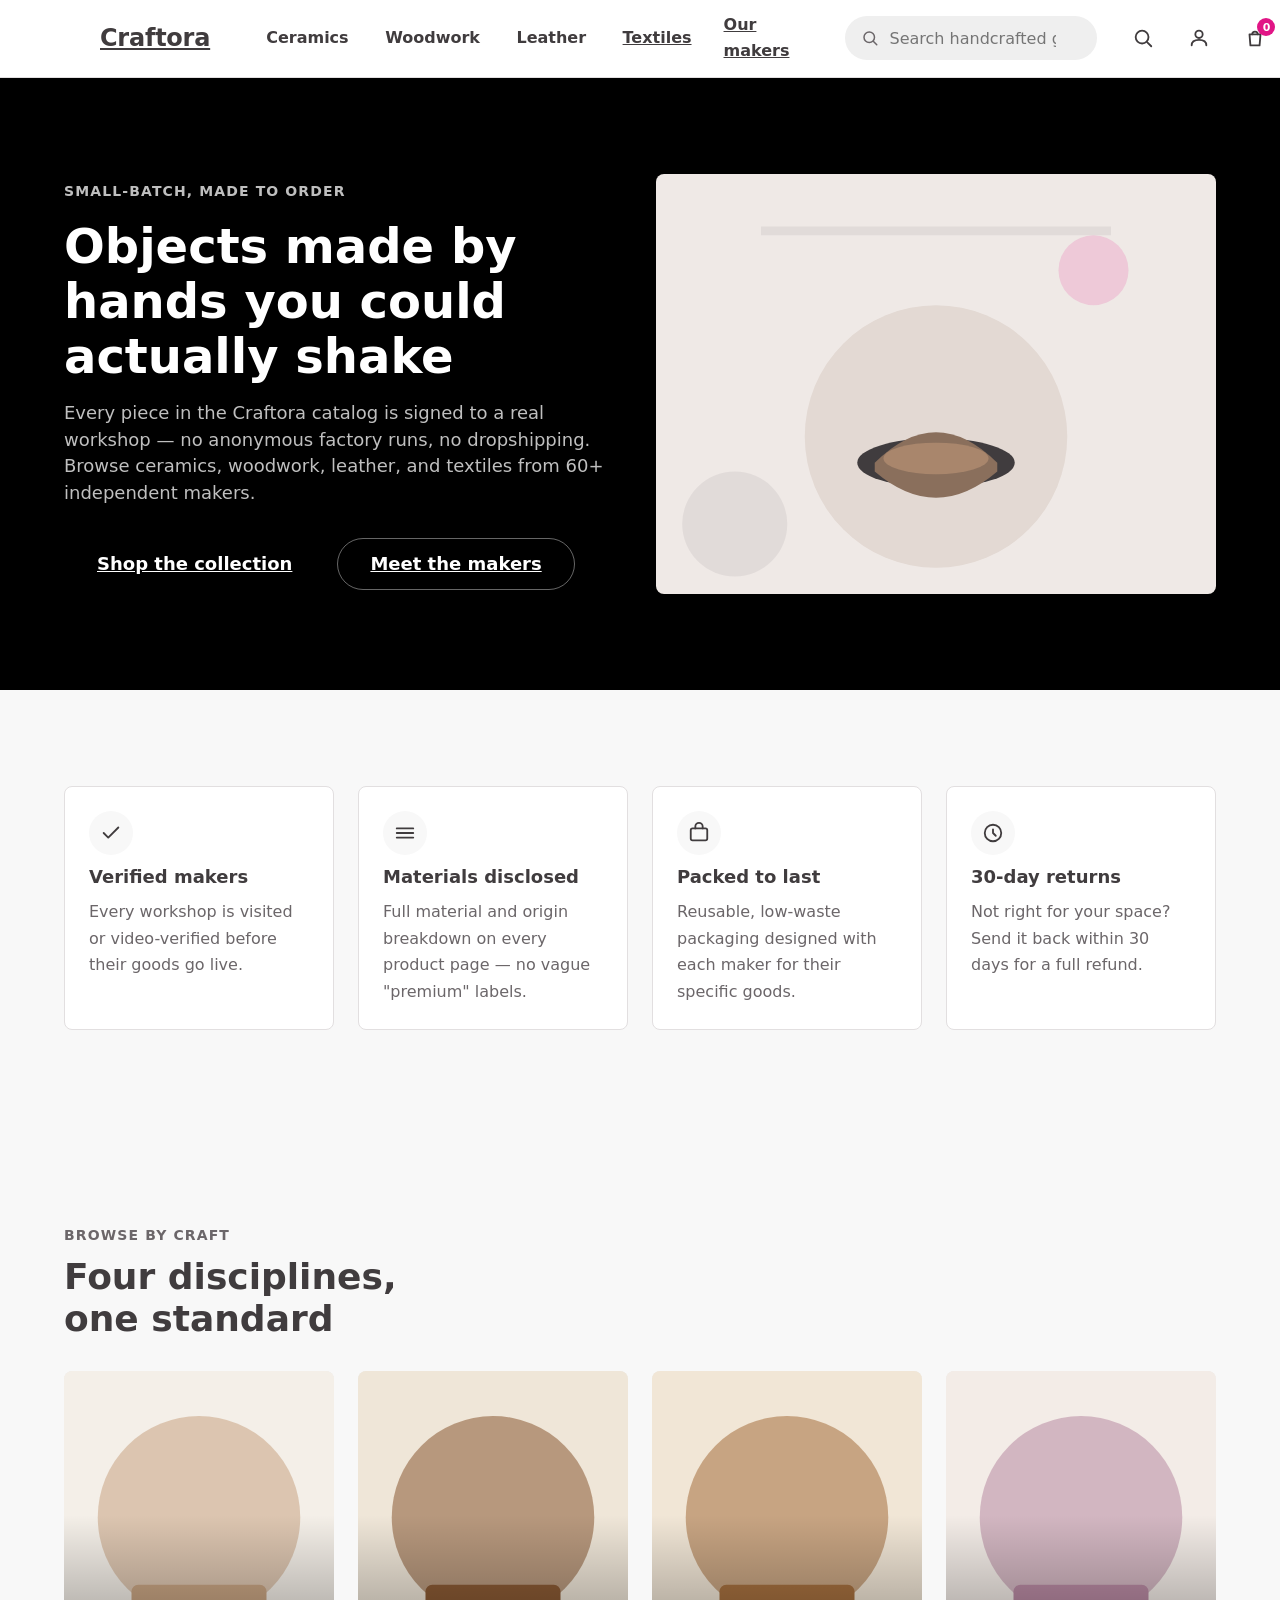
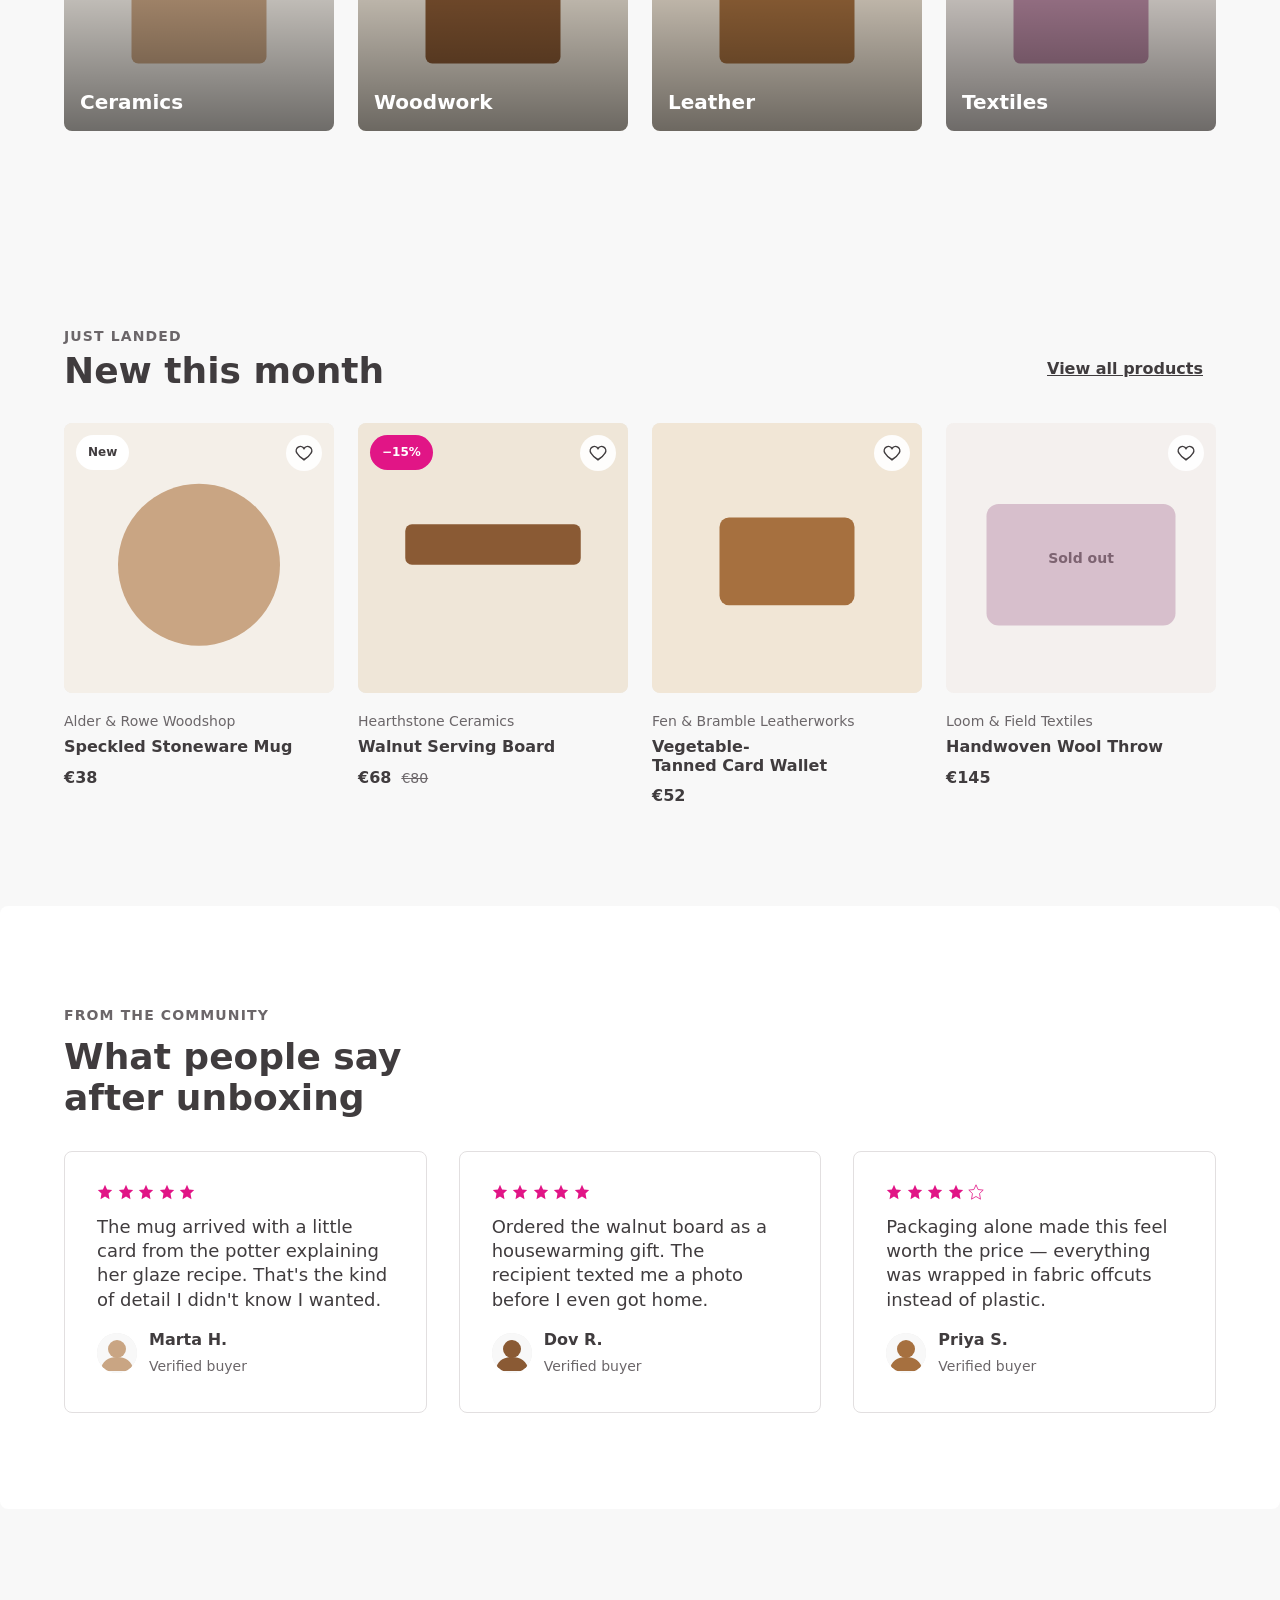
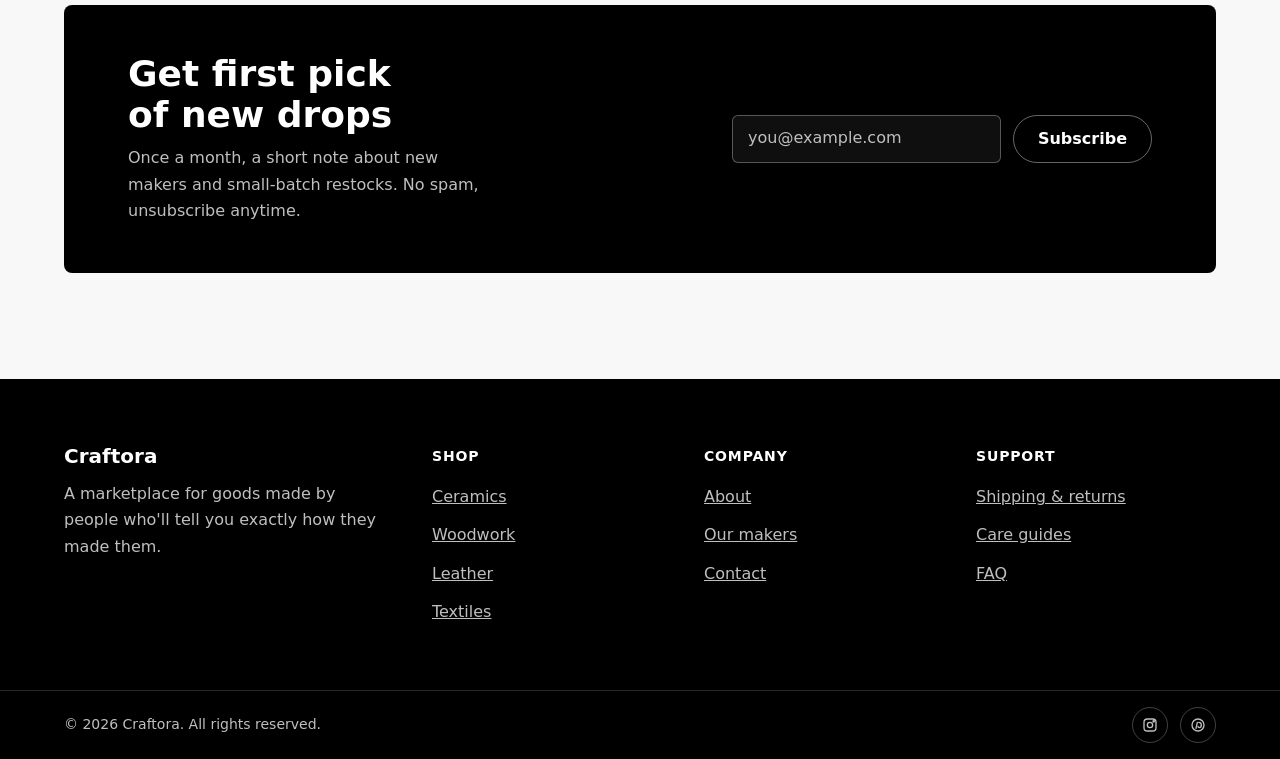
<file: index.html>
<!DOCTYPE html>
<html lang="en">
<head>
  <meta charset="UTF-8" />
  <meta name="viewport" content="width=device-width, initial-scale=1" />
  <title>Craftora — Handcrafted goods, made by real makers</title>
  <meta name="description" content="Craftora is a curated marketplace for handcrafted ceramics, woodwork, leather, and textiles made in small batches by independent makers." />
  <link rel="canonical" href="/index.html" />
  <meta property="og:title" content="Craftora — Handcrafted goods, made by real makers" />
  <meta property="og:description" content="Curated, small-batch goods from independent makers. Every piece has a name attached to it." />
  <meta property="og:type" content="website" />
  <link rel="icon" href="favicon.svg" type="image/svg+xml" />
  <link rel="manifest" href="site.webmanifest" />
  <link rel="stylesheet" href="assets/css/tokens.css" />
  <link rel="stylesheet" href="assets/css/base.css" />
  <link rel="stylesheet" href="assets/css/layout.css" />
  <link rel="stylesheet" href="assets/css/components.css" />
</head>
<body>
  <a class="skip-link" href="#main-content">Skip to content</a>

  <div class="page">
    <!-- ================= HEADER ================= -->
    <header class="site-header" id="site-header" data-header>
      <div class="container site-header__bar">
        <button class="icon-btn site-header__menu-toggle" type="button" data-mobile-menu-toggle aria-haspopup="dialog" aria-expanded="false" aria-controls="mobile-menu">
          <span class="sr-only">Open menu</span>
          <svg viewBox="0 0 24 24" fill="none" stroke="currentColor" stroke-width="2" aria-hidden="true"><path d="M3 6h18M3 12h18M3 18h18" stroke-linecap="round"/></svg>
        </button>

        <a class="site-header__logo" href="index.html">Craftora</a>

        <nav class="site-header__nav mega-nav" aria-label="Primary">
          <ul class="mega-nav__list">
            <li class="mega-nav__item">
              <button class="mega-nav__trigger" type="button" aria-expanded="false" aria-controls="panel-ceramics" data-mega-trigger="ceramics">
                Ceramics
                <svg class="mega-nav__chevron" viewBox="0 0 24 24" fill="none" stroke="currentColor" stroke-width="2" aria-hidden="true"><path d="M6 9l6 6 6-6" stroke-linecap="round" stroke-linejoin="round"/></svg>
              </button>
              <div class="mega-nav__panel" id="panel-ceramics" data-mega-panel="ceramics" role="group" aria-label="Ceramics categories">
                <div class="container mega-nav__grid">
                  <div>
                    <p class="mega-nav__group-title">Tableware</p>
                    <ul class="mega-nav__group-list">
                      <li><a class="mega-nav__link" href="collection.html?cat=mugs">Mugs &amp; cups</a></li>
                      <li><a class="mega-nav__link" href="collection.html?cat=bowls">Bowls</a></li>
                      <li><a class="mega-nav__link" href="collection.html?cat=plates">Plates &amp; platters</a></li>
                    </ul>
                  </div>
                  <div>
                    <p class="mega-nav__group-title">Home</p>
                    <ul class="mega-nav__group-list">
                      <li><a class="mega-nav__link" href="collection.html?cat=vases">Vases</a></li>
                      <li><a class="mega-nav__link" href="collection.html?cat=planters">Planters</a></li>
                      <li><a class="mega-nav__link" href="collection.html?cat=decor">Decorative objects</a></li>
                    </ul>
                  </div>
                  <figure class="mega-nav__feature">
                    <img src="assets/images/categories/ceramics-feature.svg" alt="Hand-thrown stoneware bowls stacked on a wooden shelf" width="480" height="360" loading="lazy" />
                    <figcaption>New this month: reclaimed-clay tableware</figcaption>
                  </figure>
                </div>
              </div>
            </li>
            <li class="mega-nav__item">
              <button class="mega-nav__trigger" type="button" aria-expanded="false" aria-controls="panel-wood" data-mega-trigger="wood">
                Woodwork
                <svg class="mega-nav__chevron" viewBox="0 0 24 24" fill="none" stroke="currentColor" stroke-width="2" aria-hidden="true"><path d="M6 9l6 6 6-6" stroke-linecap="round" stroke-linejoin="round"/></svg>
              </button>
              <div class="mega-nav__panel" id="panel-wood" data-mega-panel="wood" role="group" aria-label="Woodwork categories">
                <div class="container mega-nav__grid">
                  <div>
                    <p class="mega-nav__group-title">Kitchen</p>
                    <ul class="mega-nav__group-list">
                      <li><a class="mega-nav__link" href="collection.html?cat=boards">Cutting boards</a></li>
                      <li><a class="mega-nav__link" href="collection.html?cat=utensils">Utensils</a></li>
                    </ul>
                  </div>
                  <div>
                    <p class="mega-nav__group-title">Furniture</p>
                    <ul class="mega-nav__group-list">
                      <li><a class="mega-nav__link" href="collection.html?cat=stools">Stools &amp; seating</a></li>
                      <li><a class="mega-nav__link" href="collection.html?cat=shelving">Shelving</a></li>
                    </ul>
                  </div>
                  <figure class="mega-nav__feature">
                    <img src="assets/images/categories/wood-feature.svg" alt="Walnut cutting board with visible grain, resting on a counter" width="480" height="360" loading="lazy" />
                    <figcaption>Featured maker: Alder &amp; Rowe Woodshop</figcaption>
                  </figure>
                </div>
              </div>
            </li>
            <li class="mega-nav__item">
              <button class="mega-nav__trigger" type="button" aria-expanded="false" aria-controls="panel-leather" data-mega-trigger="leather">
                Leather
                <svg class="mega-nav__chevron" viewBox="0 0 24 24" fill="none" stroke="currentColor" stroke-width="2" aria-hidden="true"><path d="M6 9l6 6 6-6" stroke-linecap="round" stroke-linejoin="round"/></svg>
              </button>
              <div class="mega-nav__panel" id="panel-leather" data-mega-panel="leather" role="group" aria-label="Leather categories">
                <div class="container mega-nav__grid">
                  <div>
                    <p class="mega-nav__group-title">Carry</p>
                    <ul class="mega-nav__group-list">
                      <li><a class="mega-nav__link" href="collection.html?cat=bags">Bags</a></li>
                      <li><a class="mega-nav__link" href="collection.html?cat=wallets">Wallets</a></li>
                    </ul>
                  </div>
                  <div>
                    <p class="mega-nav__group-title">Desk</p>
                    <ul class="mega-nav__group-list">
                      <li><a class="mega-nav__link" href="collection.html?cat=desk-mats">Desk mats</a></li>
                      <li><a class="mega-nav__link" href="collection.html?cat=journals">Journal covers</a></li>
                    </ul>
                  </div>
                  <figure class="mega-nav__feature">
                    <img src="assets/images/categories/leather-feature.svg" alt="Tan leather satchel with brass buckle hardware" width="480" height="360" loading="lazy" />
                    <figcaption>Vegetable-tanned, full-grain only</figcaption>
                  </figure>
                </div>
              </div>
            </li>
            <li class="mega-nav__item">
              <a class="mega-nav__trigger" href="collection.html?cat=textiles">Textiles</a>
            </li>
            <li class="mega-nav__item">
              <a class="mega-nav__trigger" href="about.html">Our makers</a>
            </li>
          </ul>
        </nav>

        <div class="site-header__search">
          <div class="search" data-search>
            <form class="search__form" role="search" data-search-form>
              <label class="sr-only" for="site-search">Search products</label>
              <svg class="search__icon" viewBox="0 0 24 24" fill="none" stroke="currentColor" stroke-width="2" aria-hidden="true"><circle cx="11" cy="11" r="7"/><path d="M21 21l-4.3-4.3" stroke-linecap="round"/></svg>
              <input class="search__input" type="search" id="site-search" name="q" placeholder="Search handcrafted goods" autocomplete="off" data-search-input />
              <button class="search__clear" type="button" hidden data-search-clear>
                <span class="sr-only">Clear search</span>
                <svg viewBox="0 0 24 24" fill="none" stroke="currentColor" stroke-width="2" aria-hidden="true"><path d="M18 6L6 18M6 6l12 12" stroke-linecap="round"/></svg>
              </button>
            </form>
            <div class="search__results" id="search-results" role="listbox" aria-label="Search suggestions" hidden data-search-results></div>
          </div>
        </div>

        <div class="site-header__actions">
          <button class="icon-btn" type="button" aria-label="Search" data-mobile-search-toggle>
            <svg viewBox="0 0 24 24" fill="none" stroke="currentColor" stroke-width="2" aria-hidden="true"><circle cx="11" cy="11" r="7"/><path d="M21 21l-4.3-4.3" stroke-linecap="round"/></svg>
          </button>
          <button class="icon-btn" type="button" aria-label="Sign in" data-modal-target="signin-modal">
            <svg viewBox="0 0 24 24" fill="none" stroke="currentColor" stroke-width="2" aria-hidden="true"><circle cx="12" cy="8" r="4"/><path d="M4 20c0-4 3.5-6 8-6s8 2 8 6" stroke-linecap="round"/></svg>
          </button>
          <a class="icon-btn" href="cart.html" aria-label="Cart, 3 items" data-cart-link>
            <svg viewBox="0 0 24 24" fill="none" stroke="currentColor" stroke-width="2" aria-hidden="true"><path d="M6 8h12l-1 12H7L6 8Z" stroke-linejoin="round"/><path d="M9 8a3 3 0 0 1 6 0" stroke-linecap="round"/></svg>
            <span class="icon-btn__badge" data-cart-count>3</span>
          </a>
        </div>
      </div>
    </header>

    <!-- ================= MOBILE MENU ================= -->
    <div class="mobile-menu" id="mobile-menu" data-mobile-menu>
      <div class="mobile-menu__overlay" data-mobile-menu-close></div>
      <div class="mobile-menu__panel" role="dialog" aria-modal="true" aria-label="Site menu">
        <div class="mobile-menu__header">
          <span class="site-header__logo">Craftora</span>
          <button class="icon-btn" type="button" data-mobile-menu-close>
            <span class="sr-only">Close menu</span>
            <svg viewBox="0 0 24 24" fill="none" stroke="currentColor" stroke-width="2" aria-hidden="true"><path d="M18 6L6 18M6 6l12 12" stroke-linecap="round"/></svg>
          </button>
        </div>
        <div class="mobile-menu__body">
          <div class="mobile-menu__accordion">
            <h3>
              <button class="mobile-menu__accordion-trigger" type="button" aria-expanded="false" aria-controls="m-panel-ceramics">
                Ceramics
                <svg class="mega-nav__chevron" viewBox="0 0 24 24" fill="none" stroke="currentColor" stroke-width="2" aria-hidden="true"><path d="M6 9l6 6 6-6" stroke-linecap="round" stroke-linejoin="round"/></svg>
              </button>
            </h3>
            <div class="mobile-menu__accordion-panel" id="m-panel-ceramics" hidden>
              <a href="collection.html?cat=mugs">Mugs &amp; cups</a>
              <a href="collection.html?cat=bowls">Bowls</a>
              <a href="collection.html?cat=plates">Plates &amp; platters</a>
              <a href="collection.html?cat=vases">Vases</a>
            </div>
          </div>
          <div class="mobile-menu__accordion">
            <h3>
              <button class="mobile-menu__accordion-trigger" type="button" aria-expanded="false" aria-controls="m-panel-wood">
                Woodwork
                <svg class="mega-nav__chevron" viewBox="0 0 24 24" fill="none" stroke="currentColor" stroke-width="2" aria-hidden="true"><path d="M6 9l6 6 6-6" stroke-linecap="round" stroke-linejoin="round"/></svg>
              </button>
            </h3>
            <div class="mobile-menu__accordion-panel" id="m-panel-wood" hidden>
              <a href="collection.html?cat=boards">Cutting boards</a>
              <a href="collection.html?cat=stools">Stools &amp; seating</a>
              <a href="collection.html?cat=shelving">Shelving</a>
            </div>
          </div>
          <div class="mobile-menu__accordion">
            <h3>
              <button class="mobile-menu__accordion-trigger" type="button" aria-expanded="false" aria-controls="m-panel-leather">
                Leather
                <svg class="mega-nav__chevron" viewBox="0 0 24 24" fill="none" stroke="currentColor" stroke-width="2" aria-hidden="true"><path d="M6 9l6 6 6-6" stroke-linecap="round" stroke-linejoin="round"/></svg>
              </button>
            </h3>
            <div class="mobile-menu__accordion-panel" id="m-panel-leather" hidden>
              <a href="collection.html?cat=bags">Bags</a>
              <a href="collection.html?cat=wallets">Wallets</a>
              <a href="collection.html?cat=journals">Journal covers</a>
            </div>
          </div>
          <a href="collection.html?cat=textiles" class="mobile-menu__accordion-trigger" style="text-decoration:none;">Textiles</a>
          <a href="about.html" class="mobile-menu__accordion-trigger" style="text-decoration:none;">Our makers</a>
        </div>
        <div class="mobile-menu__footer">
          <a class="btn btn--secondary btn--full" href="cart.html">View cart</a>
          <a class="btn btn--ghost btn--full" href="contact.html">Contact us</a>
        </div>
      </div>
    </div>

    <!-- ================= SIGN IN MODAL ================= -->
    <div class="modal" id="signin-modal" data-modal="signin-modal">
      <div class="modal__overlay" data-modal-close></div>
      <div class="modal__dialog" role="dialog" aria-modal="true" aria-labelledby="signin-title">
        <div class="modal__header">
          <h2 class="modal__title" id="signin-title">Sign in</h2>
          <button class="icon-btn" type="button" data-modal-close aria-label="Close dialog">
            <svg viewBox="0 0 24 24" fill="none" stroke="currentColor" stroke-width="2" aria-hidden="true"><path d="M18 6L6 18M6 6l12 12" stroke-linecap="round"/></svg>
          </button>
        </div>
        <div class="modal__body">
          <form class="stack" novalidate>
            <div class="field">
              <label class="field__label" for="signin-email">Email address</label>
              <input class="input" type="email" id="signin-email" name="email" autocomplete="email" />
            </div>
            <div class="field">
              <label class="field__label" for="signin-password">Password</label>
              <input class="input" type="password" id="signin-password" name="password" autocomplete="current-password" />
            </div>
            <button class="btn btn--primary btn--full" type="submit">Sign in</button>
          </form>
        </div>
        <div class="modal__footer" style="justify-content:center;">
          <p class="text-sm text-muted">New to Craftora? <a href="contact.html" style="color:var(--color-text-secondary); text-decoration:underline;">Get in touch</a></p>
        </div>
      </div>
    </div>

    <!-- ================= MAIN ================= -->
    <main class="page__main" id="main-content">
      <!-- Hero -->
      <section class="hero">
        <div class="container hero__grid">
          <div>
            <p class="hero__eyebrow">Small-batch, made to order</p>
            <h1 class="hero__heading">Objects made by hands you could actually shake</h1>
            <p class="hero__copy">Every piece in the Craftora catalog is signed to a real workshop — no anonymous factory runs, no dropshipping. Browse ceramics, woodwork, leather, and textiles from 60+ independent makers.</p>
            <div class="hero__actions">
              <a class="btn btn--primary btn--lg" href="collection.html">Shop the collection</a>
              <a class="btn btn--secondary btn--lg" href="about.html">Meet the makers</a>
            </div>
          </div>
          <div class="hero__media">
            <img src="assets/images/hero/hero-workshop.svg" alt="Potter's hands shaping a stoneware bowl on a wheel in a sunlit workshop" width="640" height="480" loading="eager" fetchpriority="high" />
          </div>
        </div>
      </section>

      <!-- Feature cards -->
      <section class="section container" aria-labelledby="features-heading">
        <h2 class="sr-only" id="features-heading">Why shop with Craftora</h2>
        <div class="grid grid--4">
          <div class="feature-card">
            <div class="feature-card__icon">
              <svg viewBox="0 0 24 24" fill="none" stroke="currentColor" stroke-width="2" aria-hidden="true"><path d="M20 6L9 17l-5-5" stroke-linecap="round" stroke-linejoin="round"/></svg>
            </div>
            <h3 class="feature-card__title">Verified makers</h3>
            <p class="feature-card__copy">Every workshop is visited or video-verified before their goods go live.</p>
          </div>
          <div class="feature-card">
            <div class="feature-card__icon">
              <svg viewBox="0 0 24 24" fill="none" stroke="currentColor" stroke-width="2" aria-hidden="true"><path d="M3 7h18M3 12h18M3 17h18" stroke-linecap="round"/></svg>
            </div>
            <h3 class="feature-card__title">Materials disclosed</h3>
            <p class="feature-card__copy">Full material and origin breakdown on every product page — no vague "premium" labels.</p>
          </div>
          <div class="feature-card">
            <div class="feature-card__icon">
              <svg viewBox="0 0 24 24" fill="none" stroke="currentColor" stroke-width="2" aria-hidden="true"><rect x="3" y="7" width="18" height="13" rx="2"/><path d="M8 7V5a4 4 0 0 1 8 0v2" stroke-linecap="round"/></svg>
            </div>
            <h3 class="feature-card__title">Packed to last</h3>
            <p class="feature-card__copy">Reusable, low-waste packaging designed with each maker for their specific goods.</p>
          </div>
          <div class="feature-card">
            <div class="feature-card__icon">
              <svg viewBox="0 0 24 24" fill="none" stroke="currentColor" stroke-width="2" aria-hidden="true"><path d="M12 8v4l3 3" stroke-linecap="round" stroke-linejoin="round"/><circle cx="12" cy="12" r="9"/></svg>
            </div>
            <h3 class="feature-card__title">30-day returns</h3>
            <p class="feature-card__copy">Not right for your space? Send it back within 30 days for a full refund.</p>
          </div>
        </div>
      </section>

      <!-- Category cards -->
      <section class="section container" aria-labelledby="categories-heading">
        <div class="section__header">
          <p class="section__eyebrow">Browse by craft</p>
          <h2 id="categories-heading">Four disciplines, one standard</h2>
        </div>
        <div class="grid grid--4">
          <a class="category-card" href="collection.html?cat=ceramics">
            <img class="category-card__img" src="assets/images/categories/cat-ceramics.svg" alt="" width="480" height="640" loading="lazy" />
            <div class="category-card__overlay"></div>
            <span class="category-card__label">Ceramics</span>
          </a>
          <a class="category-card" href="collection.html?cat=woodwork">
            <img class="category-card__img" src="assets/images/categories/cat-wood.svg" alt="" width="480" height="640" loading="lazy" />
            <div class="category-card__overlay"></div>
            <span class="category-card__label">Woodwork</span>
          </a>
          <a class="category-card" href="collection.html?cat=leather">
            <img class="category-card__img" src="assets/images/categories/cat-leather.svg" alt="" width="480" height="640" loading="lazy" />
            <div class="category-card__overlay"></div>
            <span class="category-card__label">Leather</span>
          </a>
          <a class="category-card" href="collection.html?cat=textiles">
            <img class="category-card__img" src="assets/images/categories/cat-textiles.svg" alt="" width="480" height="640" loading="lazy" />
            <div class="category-card__overlay"></div>
            <span class="category-card__label">Textiles</span>
          </a>
        </div>
      </section>

      <!-- Product grid -->
      <section class="section container" aria-labelledby="new-heading">
        <div class="section__header section__header--split">
          <div>
            <p class="section__eyebrow">Just landed</p>
            <h2 id="new-heading">New this month</h2>
          </div>
          <a class="btn btn--ghost" href="collection.html">View all products</a>
        </div>

        <div class="grid grid--4" data-product-grid>
          <!-- Product card x8 -->
          <article class="product-card">
            <div class="product-card__media-wrap">
              <span class="product-card__badge">New</span>
              <button class="product-card__wishlist" type="button" aria-pressed="false" aria-label="Add Speckled Stoneware Mug to wishlist">
                <svg viewBox="0 0 24 24" fill="none" stroke="currentColor" stroke-width="2" aria-hidden="true"><path d="M12 21s-7-4.5-9.5-9A5.5 5.5 0 0 1 12 6a5.5 5.5 0 0 1 9.5 6c-2.5 4.5-9.5 9-9.5 9Z"/></svg>
              </button>
              <a class="product-card__link" href="product.html?id=speckled-mug"><img class="product-card__img" src="assets/images/products/product-01.svg" alt="Speckled stoneware mug with natural clay glaze" width="400" height="400" loading="lazy" /></a>
              <div class="product-card__quick-add">
                <button class="btn btn--secondary btn--full btn--sm" type="button" data-quick-add="speckled-mug" style="background-color:var(--color-surface-raised);">Quick add</button>
              </div>
            </div>
            <p class="product-card__maker">Alder &amp; Rowe Woodshop</p>
            <h3 class="product-card__title">Speckled Stoneware Mug</h3>
            <div class="product-card__price-row">
              <span class="product-card__price">€38</span>
            </div>
          </article>

          <article class="product-card">
            <div class="product-card__media-wrap">
              <span class="product-card__badge product-card__badge--sale">−15%</span>
              <button class="product-card__wishlist" type="button" aria-pressed="false" aria-label="Add Walnut Serving Board to wishlist">
                <svg viewBox="0 0 24 24" fill="none" stroke="currentColor" stroke-width="2" aria-hidden="true"><path d="M12 21s-7-4.5-9.5-9A5.5 5.5 0 0 1 12 6a5.5 5.5 0 0 1 9.5 6c-2.5 4.5-9.5 9-9.5 9Z"/></svg>
              </button>
              <a class="product-card__link" href="product.html?id=walnut-board"><img class="product-card__img" src="assets/images/products/product-02.svg" alt="Long walnut serving board with visible wood grain" width="400" height="400" loading="lazy" /></a>
              <div class="product-card__quick-add">
                <button class="btn btn--secondary btn--full btn--sm" type="button" data-quick-add="walnut-board" style="background-color:var(--color-surface-raised);">Quick add</button>
              </div>
            </div>
            <p class="product-card__maker">Hearthstone Ceramics</p>
            <h3 class="product-card__title">Walnut Serving Board</h3>
            <div class="product-card__price-row">
              <span class="product-card__price">€68</span>
              <span class="product-card__price--was">€80</span>
            </div>
          </article>

          <article class="product-card">
            <div class="product-card__media-wrap">
              <button class="product-card__wishlist" type="button" aria-pressed="false" aria-label="Add Vegetable-Tanned Card Wallet to wishlist">
                <svg viewBox="0 0 24 24" fill="none" stroke="currentColor" stroke-width="2" aria-hidden="true"><path d="M12 21s-7-4.5-9.5-9A5.5 5.5 0 0 1 12 6a5.5 5.5 0 0 1 9.5 6c-2.5 4.5-9.5 9-9.5 9Z"/></svg>
              </button>
              <a class="product-card__link" href="product.html?id=leather-wallet"><img class="product-card__img" src="assets/images/products/product-03.svg" alt="Tan leather card wallet with visible stitching" width="400" height="400" loading="lazy" /></a>
              <div class="product-card__quick-add">
                <button class="btn btn--secondary btn--full btn--sm" type="button" data-quick-add="leather-wallet" style="background-color:var(--color-surface-raised);">Quick add</button>
              </div>
            </div>
            <p class="product-card__maker">Fen &amp; Bramble Leatherworks</p>
            <h3 class="product-card__title">Vegetable-Tanned Card Wallet</h3>
            <div class="product-card__price-row">
              <span class="product-card__price">€52</span>
            </div>
          </article>

          <article class="product-card product-card--out-of-stock">
            <div class="product-card__media-wrap">
              <span class="product-card__stock-label">Sold out</span>
              <button class="product-card__wishlist" type="button" aria-pressed="false" aria-label="Add Handwoven Wool Throw to wishlist">
                <svg viewBox="0 0 24 24" fill="none" stroke="currentColor" stroke-width="2" aria-hidden="true"><path d="M12 21s-7-4.5-9.5-9A5.5 5.5 0 0 1 12 6a5.5 5.5 0 0 1 9.5 6c-2.5 4.5-9.5 9-9.5 9Z"/></svg>
              </button>
              <a class="product-card__link" href="product.html?id=wool-throw"><img class="product-card__img" src="assets/images/products/product-04.svg" alt="Cream handwoven wool throw blanket folded on a bench" width="400" height="400" loading="lazy" /></a>
            </div>
            <p class="product-card__maker">Loom &amp; Field Textiles</p>
            <h3 class="product-card__title">Handwoven Wool Throw</h3>
            <div class="product-card__price-row">
              <span class="product-card__price">€145</span>
            </div>
          </article>
        </div>
      </section>

      <!-- Testimonials -->
      <section class="section container" aria-labelledby="testimonials-heading" style="background-color:var(--color-surface-raised); border-radius:var(--radius-lg);">
        <div class="section__header">
          <p class="section__eyebrow">From the community</p>
          <h2 id="testimonials-heading">What people say after unboxing</h2>
        </div>
        <div class="grid grid--3">
          <div class="testimonial">
            <div class="testimonial__rating" aria-label="Rated 5 out of 5 stars">
              <svg viewBox="0 0 20 20" fill="currentColor" aria-hidden="true"><path d="M10 1l2.6 5.9L19 7.6l-4.6 4.3L15.6 19 10 15.6 4.4 19l1.2-7.1L1 7.6l6.4-.7L10 1z"/></svg>
              <svg viewBox="0 0 20 20" fill="currentColor" aria-hidden="true"><path d="M10 1l2.6 5.9L19 7.6l-4.6 4.3L15.6 19 10 15.6 4.4 19l1.2-7.1L1 7.6l6.4-.7L10 1z"/></svg>
              <svg viewBox="0 0 20 20" fill="currentColor" aria-hidden="true"><path d="M10 1l2.6 5.9L19 7.6l-4.6 4.3L15.6 19 10 15.6 4.4 19l1.2-7.1L1 7.6l6.4-.7L10 1z"/></svg>
              <svg viewBox="0 0 20 20" fill="currentColor" aria-hidden="true"><path d="M10 1l2.6 5.9L19 7.6l-4.6 4.3L15.6 19 10 15.6 4.4 19l1.2-7.1L1 7.6l6.4-.7L10 1z"/></svg>
              <svg viewBox="0 0 20 20" fill="currentColor" aria-hidden="true"><path d="M10 1l2.6 5.9L19 7.6l-4.6 4.3L15.6 19 10 15.6 4.4 19l1.2-7.1L1 7.6l6.4-.7L10 1z"/></svg>
            </div>
            <p class="testimonial__quote">The mug arrived with a little card from the potter explaining her glaze recipe. That's the kind of detail I didn't know I wanted.</p>
            <div class="testimonial__author">
              <img class="testimonial__avatar" src="assets/images/icons/avatar-01.svg" alt="" width="40" height="40" loading="lazy" />
              <div>
                <p class="testimonial__name">Marta H.</p>
                <p class="testimonial__role">Verified buyer</p>
              </div>
            </div>
          </div>
          <div class="testimonial">
            <div class="testimonial__rating" aria-label="Rated 5 out of 5 stars">
              <svg viewBox="0 0 20 20" fill="currentColor" aria-hidden="true"><path d="M10 1l2.6 5.9L19 7.6l-4.6 4.3L15.6 19 10 15.6 4.4 19l1.2-7.1L1 7.6l6.4-.7L10 1z"/></svg>
              <svg viewBox="0 0 20 20" fill="currentColor" aria-hidden="true"><path d="M10 1l2.6 5.9L19 7.6l-4.6 4.3L15.6 19 10 15.6 4.4 19l1.2-7.1L1 7.6l6.4-.7L10 1z"/></svg>
              <svg viewBox="0 0 20 20" fill="currentColor" aria-hidden="true"><path d="M10 1l2.6 5.9L19 7.6l-4.6 4.3L15.6 19 10 15.6 4.4 19l1.2-7.1L1 7.6l6.4-.7L10 1z"/></svg>
              <svg viewBox="0 0 20 20" fill="currentColor" aria-hidden="true"><path d="M10 1l2.6 5.9L19 7.6l-4.6 4.3L15.6 19 10 15.6 4.4 19l1.2-7.1L1 7.6l6.4-.7L10 1z"/></svg>
              <svg viewBox="0 0 20 20" fill="currentColor" aria-hidden="true"><path d="M10 1l2.6 5.9L19 7.6l-4.6 4.3L15.6 19 10 15.6 4.4 19l1.2-7.1L1 7.6l6.4-.7L10 1z"/></svg>
            </div>
            <p class="testimonial__quote">Ordered the walnut board as a housewarming gift. The recipient texted me a photo before I even got home.</p>
            <div class="testimonial__author">
              <img class="testimonial__avatar" src="assets/images/icons/avatar-02.svg" alt="" width="40" height="40" loading="lazy" />
              <div>
                <p class="testimonial__name">Dov R.</p>
                <p class="testimonial__role">Verified buyer</p>
              </div>
            </div>
          </div>
          <div class="testimonial">
            <div class="testimonial__rating" aria-label="Rated 4 out of 5 stars">
              <svg viewBox="0 0 20 20" fill="currentColor" aria-hidden="true"><path d="M10 1l2.6 5.9L19 7.6l-4.6 4.3L15.6 19 10 15.6 4.4 19l1.2-7.1L1 7.6l6.4-.7L10 1z"/></svg>
              <svg viewBox="0 0 20 20" fill="currentColor" aria-hidden="true"><path d="M10 1l2.6 5.9L19 7.6l-4.6 4.3L15.6 19 10 15.6 4.4 19l1.2-7.1L1 7.6l6.4-.7L10 1z"/></svg>
              <svg viewBox="0 0 20 20" fill="currentColor" aria-hidden="true"><path d="M10 1l2.6 5.9L19 7.6l-4.6 4.3L15.6 19 10 15.6 4.4 19l1.2-7.1L1 7.6l6.4-.7L10 1z"/></svg>
              <svg viewBox="0 0 20 20" fill="currentColor" aria-hidden="true"><path d="M10 1l2.6 5.9L19 7.6l-4.6 4.3L15.6 19 10 15.6 4.4 19l1.2-7.1L1 7.6l6.4-.7L10 1z"/></svg>
              <svg viewBox="0 0 20 20" fill="none" stroke="currentColor" aria-hidden="true"><path d="M10 1l2.6 5.9L19 7.6l-4.6 4.3L15.6 19 10 15.6 4.4 19l1.2-7.1L1 7.6l6.4-.7L10 1z"/></svg>
            </div>
            <p class="testimonial__quote">Packaging alone made this feel worth the price — everything was wrapped in fabric offcuts instead of plastic.</p>
            <div class="testimonial__author">
              <img class="testimonial__avatar" src="assets/images/icons/avatar-03.svg" alt="" width="40" height="40" loading="lazy" />
              <div>
                <p class="testimonial__name">Priya S.</p>
                <p class="testimonial__role">Verified buyer</p>
              </div>
            </div>
          </div>
        </div>
      </section>

      <!-- Newsletter -->
      <section class="section container">
        <div class="newsletter">
          <div class="newsletter__copy">
            <h2 class="newsletter__title">Get first pick of new drops</h2>
            <p class="newsletter__desc">Once a month, a short note about new makers and small-batch restocks. No spam, unsubscribe anytime.</p>
          </div>
          <form class="newsletter__form" data-newsletter-form novalidate>
            <label class="sr-only" for="newsletter-email">Email address</label>
            <input class="newsletter__input" type="email" id="newsletter-email" name="email" placeholder="you@example.com" required autocomplete="email" aria-describedby="newsletter-status" />
            <button class="btn btn--secondary" type="submit" style="color:#fff;border-color:rgba(255,255,255,0.4);">
              <span data-btn-label>Subscribe</span>
            </button>
          </form>
        </div>
        <p class="newsletter__status" id="newsletter-status" role="status" aria-live="polite" data-newsletter-status></p>
      </section>
    </main>

    <!-- ================= FOOTER ================= -->
    <footer class="site-footer">
      <div class="container site-footer__top">
        <div>
          <p class="site-footer__brand">Craftora</p>
          <p class="site-footer__tagline">A marketplace for goods made by people who'll tell you exactly how they made them.</p>
        </div>
        <div>
          <p class="site-footer__heading">Shop</p>
          <ul class="site-footer__list">
            <li><a href="collection.html?cat=ceramics">Ceramics</a></li>
            <li><a href="collection.html?cat=woodwork">Woodwork</a></li>
            <li><a href="collection.html?cat=leather">Leather</a></li>
            <li><a href="collection.html?cat=textiles">Textiles</a></li>
          </ul>
        </div>
        <div>
          <p class="site-footer__heading">Company</p>
          <ul class="site-footer__list">
            <li><a href="about.html">About</a></li>
            <li><a href="about.html#makers">Our makers</a></li>
            <li><a href="contact.html">Contact</a></li>
          </ul>
        </div>
        <div>
          <p class="site-footer__heading">Support</p>
          <ul class="site-footer__list">
            <li><a href="contact.html">Shipping &amp; returns</a></li>
            <li><a href="contact.html">Care guides</a></li>
            <li><a href="contact.html">FAQ</a></li>
          </ul>
        </div>
      </div>
      <div class="container site-footer__bottom">
        <p>© 2026 Craftora. All rights reserved.</p>
        <div class="site-footer__socials">
          <a href="#" aria-label="Craftora on Instagram"><svg viewBox="0 0 24 24" fill="none" stroke="currentColor" stroke-width="2" aria-hidden="true"><rect x="3" y="3" width="18" height="18" rx="5"/><circle cx="12" cy="12" r="4"/><circle cx="17.5" cy="6.5" r="1"/></svg></a>
          <a href="#" aria-label="Craftora on Pinterest"><svg viewBox="0 0 24 24" fill="none" stroke="currentColor" stroke-width="2" aria-hidden="true"><circle cx="12" cy="12" r="9"/><path d="M9 17l2-9m2 0c3 0 4 2 4 4s-1 4-3 4-2-1-2-2" stroke-linecap="round"/></svg></a>
        </div>
      </div>
    </footer>
  </div>

  <div class="toast-region" id="toast-region" aria-live="polite" aria-atomic="true" data-toast-region></div>

  <script src="assets/js/utils/dom.js"></script>
  <script src="assets/js/utils/a11y.js"></script>
  <script src="assets/js/modules/mega-nav.js"></script>
  <script src="assets/js/modules/search.js"></script>
  <script src="assets/js/modules/cart.js"></script>
  <script src="assets/js/modules/modal.js"></script>
  <script src="assets/js/app.js"></script>
</body>
</html>
</file>
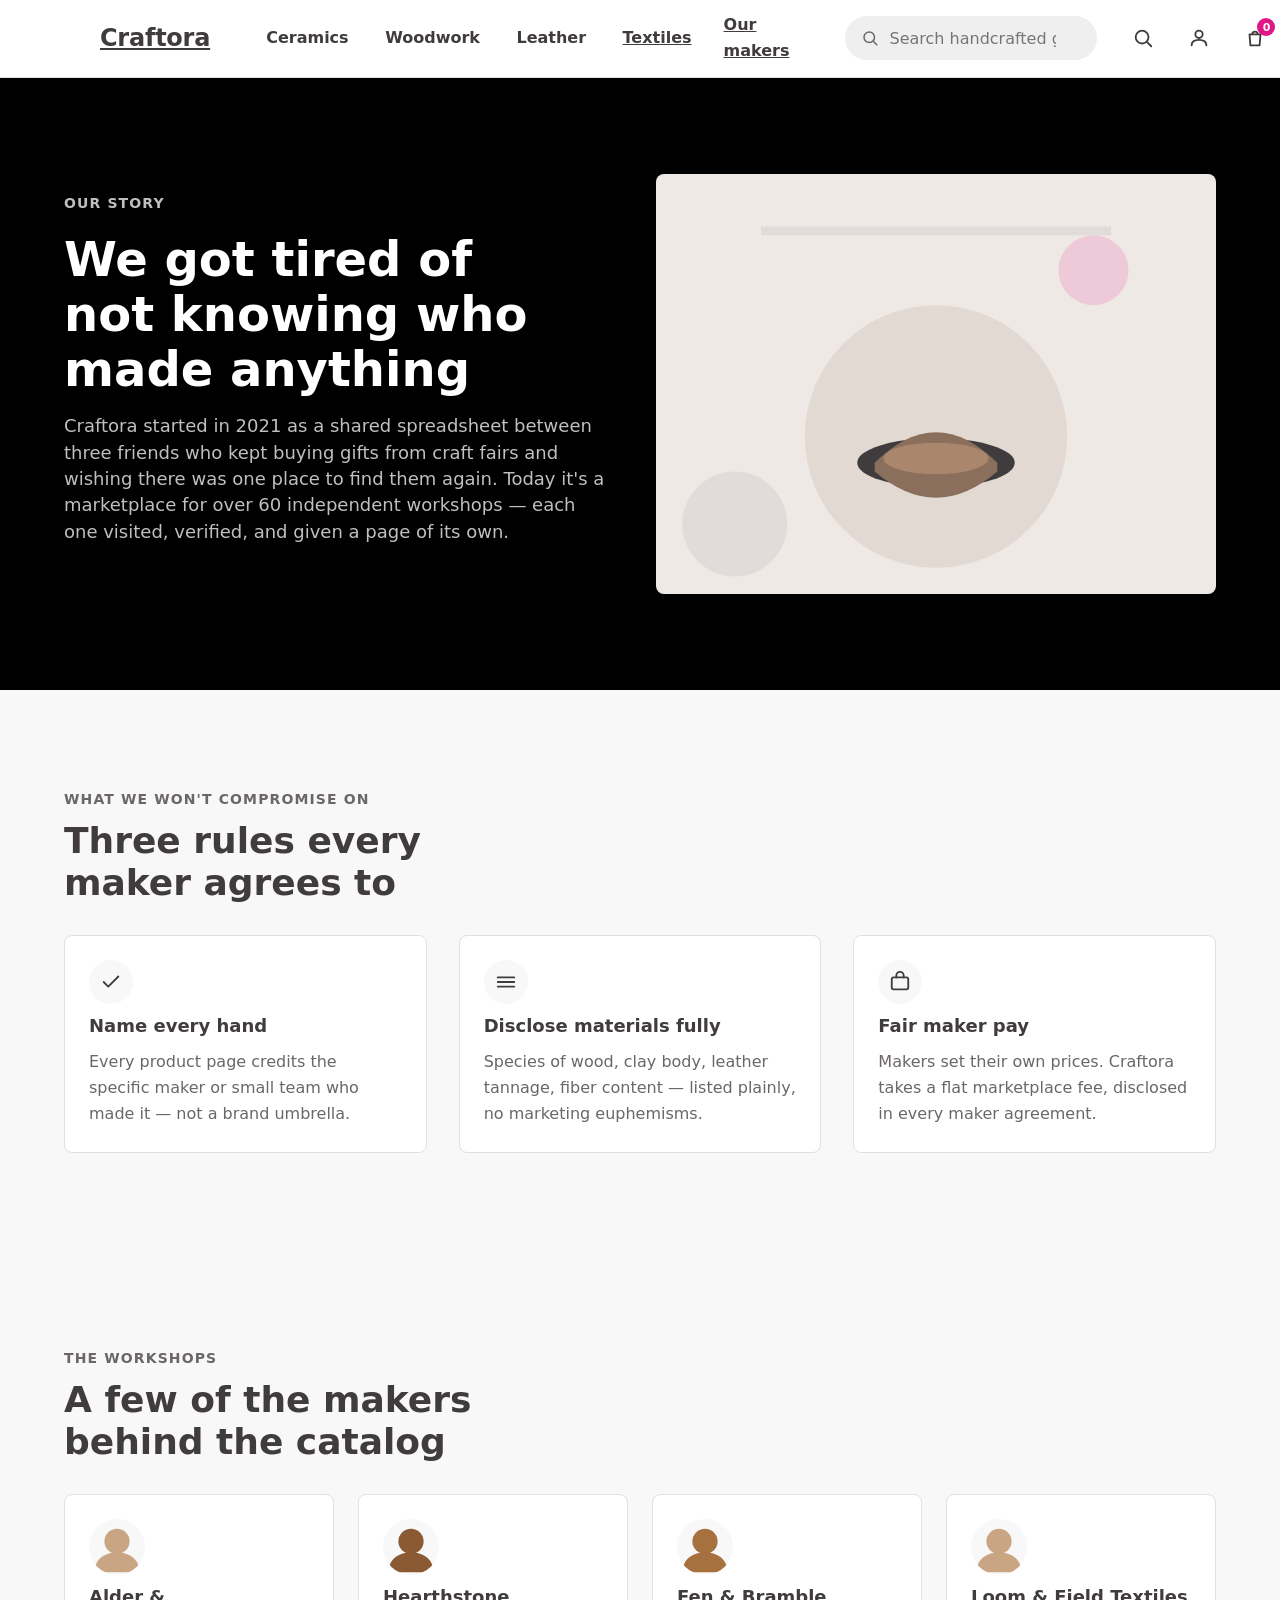
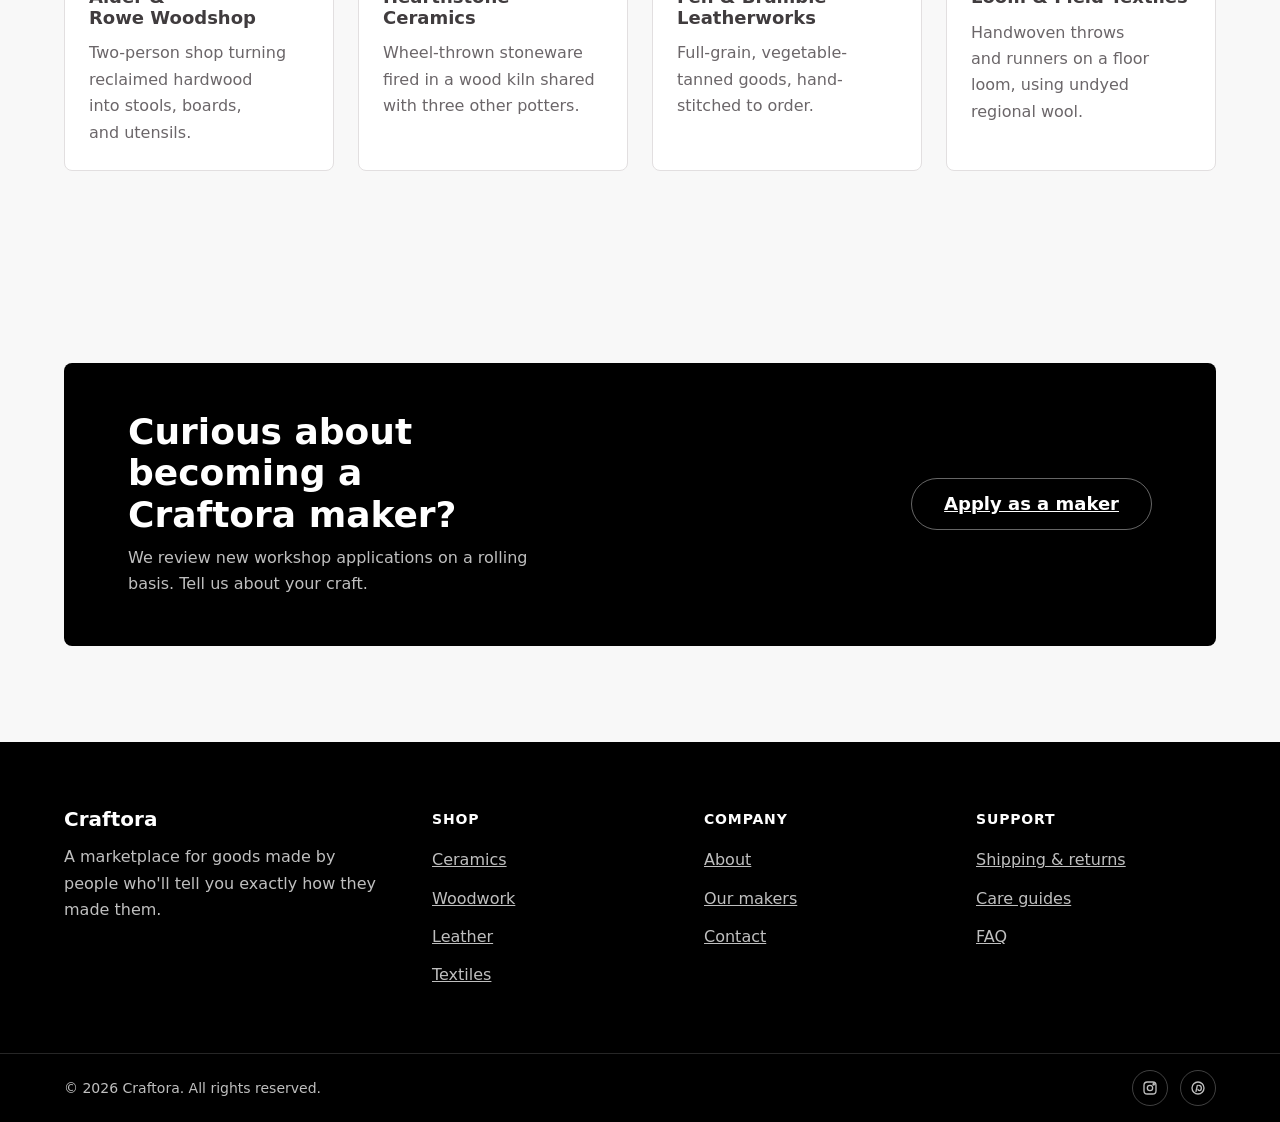
<file: about.html>
<!DOCTYPE html>
<html lang="en">
<head>
  <meta charset="UTF-8" />
  <meta name="viewport" content="width=device-width, initial-scale=1" />
  <title>About — Craftora</title>
  <meta name="description" content="Craftora is a marketplace for independent makers — ceramics, woodwork, leather, and textiles, each credited to a real workshop." />
  <link rel="canonical" href="/about.html" />
  <link rel="icon" href="favicon.svg" type="image/svg+xml" />
  <link rel="manifest" href="site.webmanifest" />
  <link rel="stylesheet" href="assets/css/tokens.css" />
  <link rel="stylesheet" href="assets/css/base.css" />
  <link rel="stylesheet" href="assets/css/layout.css" />
  <link rel="stylesheet" href="assets/css/components.css" />
</head>
<body>
<a class="skip-link" href="#main-content">Skip to content</a>

  <div class="page">
    <!-- ================= HEADER ================= -->
    <header class="site-header" id="site-header" data-header>
      <div class="container site-header__bar">
        <button class="icon-btn site-header__menu-toggle" type="button" data-mobile-menu-toggle aria-haspopup="dialog" aria-expanded="false" aria-controls="mobile-menu">
          <span class="sr-only">Open menu</span>
          <svg viewBox="0 0 24 24" fill="none" stroke="currentColor" stroke-width="2" aria-hidden="true"><path d="M3 6h18M3 12h18M3 18h18" stroke-linecap="round"/></svg>
        </button>

        <a class="site-header__logo" href="index.html">Craftora</a>

        <nav class="site-header__nav mega-nav" aria-label="Primary">
          <ul class="mega-nav__list">
            <li class="mega-nav__item">
              <button class="mega-nav__trigger" type="button" aria-expanded="false" aria-controls="panel-ceramics" data-mega-trigger="ceramics">
                Ceramics
                <svg class="mega-nav__chevron" viewBox="0 0 24 24" fill="none" stroke="currentColor" stroke-width="2" aria-hidden="true"><path d="M6 9l6 6 6-6" stroke-linecap="round" stroke-linejoin="round"/></svg>
              </button>
              <div class="mega-nav__panel" id="panel-ceramics" data-mega-panel="ceramics" role="group" aria-label="Ceramics categories">
                <div class="container mega-nav__grid">
                  <div>
                    <p class="mega-nav__group-title">Tableware</p>
                    <ul class="mega-nav__group-list">
                      <li><a class="mega-nav__link" href="collection.html?cat=mugs">Mugs &amp; cups</a></li>
                      <li><a class="mega-nav__link" href="collection.html?cat=bowls">Bowls</a></li>
                      <li><a class="mega-nav__link" href="collection.html?cat=plates">Plates &amp; platters</a></li>
                    </ul>
                  </div>
                  <div>
                    <p class="mega-nav__group-title">Home</p>
                    <ul class="mega-nav__group-list">
                      <li><a class="mega-nav__link" href="collection.html?cat=vases">Vases</a></li>
                      <li><a class="mega-nav__link" href="collection.html?cat=planters">Planters</a></li>
                      <li><a class="mega-nav__link" href="collection.html?cat=decor">Decorative objects</a></li>
                    </ul>
                  </div>
                  <figure class="mega-nav__feature">
                    <img src="assets/images/categories/ceramics-feature.svg" alt="Hand-thrown stoneware bowls stacked on a wooden shelf" width="480" height="360" loading="lazy" />
                    <figcaption>New this month: reclaimed-clay tableware</figcaption>
                  </figure>
                </div>
              </div>
            </li>
            <li class="mega-nav__item">
              <button class="mega-nav__trigger" type="button" aria-expanded="false" aria-controls="panel-wood" data-mega-trigger="wood">
                Woodwork
                <svg class="mega-nav__chevron" viewBox="0 0 24 24" fill="none" stroke="currentColor" stroke-width="2" aria-hidden="true"><path d="M6 9l6 6 6-6" stroke-linecap="round" stroke-linejoin="round"/></svg>
              </button>
              <div class="mega-nav__panel" id="panel-wood" data-mega-panel="wood" role="group" aria-label="Woodwork categories">
                <div class="container mega-nav__grid">
                  <div>
                    <p class="mega-nav__group-title">Kitchen</p>
                    <ul class="mega-nav__group-list">
                      <li><a class="mega-nav__link" href="collection.html?cat=boards">Cutting boards</a></li>
                      <li><a class="mega-nav__link" href="collection.html?cat=utensils">Utensils</a></li>
                    </ul>
                  </div>
                  <div>
                    <p class="mega-nav__group-title">Furniture</p>
                    <ul class="mega-nav__group-list">
                      <li><a class="mega-nav__link" href="collection.html?cat=stools">Stools &amp; seating</a></li>
                      <li><a class="mega-nav__link" href="collection.html?cat=shelving">Shelving</a></li>
                    </ul>
                  </div>
                  <figure class="mega-nav__feature">
                    <img src="assets/images/categories/wood-feature.svg" alt="Walnut cutting board with visible grain, resting on a counter" width="480" height="360" loading="lazy" />
                    <figcaption>Featured maker: Alder &amp; Rowe Woodshop</figcaption>
                  </figure>
                </div>
              </div>
            </li>
            <li class="mega-nav__item">
              <button class="mega-nav__trigger" type="button" aria-expanded="false" aria-controls="panel-leather" data-mega-trigger="leather">
                Leather
                <svg class="mega-nav__chevron" viewBox="0 0 24 24" fill="none" stroke="currentColor" stroke-width="2" aria-hidden="true"><path d="M6 9l6 6 6-6" stroke-linecap="round" stroke-linejoin="round"/></svg>
              </button>
              <div class="mega-nav__panel" id="panel-leather" data-mega-panel="leather" role="group" aria-label="Leather categories">
                <div class="container mega-nav__grid">
                  <div>
                    <p class="mega-nav__group-title">Carry</p>
                    <ul class="mega-nav__group-list">
                      <li><a class="mega-nav__link" href="collection.html?cat=bags">Bags</a></li>
                      <li><a class="mega-nav__link" href="collection.html?cat=wallets">Wallets</a></li>
                    </ul>
                  </div>
                  <div>
                    <p class="mega-nav__group-title">Desk</p>
                    <ul class="mega-nav__group-list">
                      <li><a class="mega-nav__link" href="collection.html?cat=desk-mats">Desk mats</a></li>
                      <li><a class="mega-nav__link" href="collection.html?cat=journals">Journal covers</a></li>
                    </ul>
                  </div>
                  <figure class="mega-nav__feature">
                    <img src="assets/images/categories/leather-feature.svg" alt="Tan leather satchel with brass buckle hardware" width="480" height="360" loading="lazy" />
                    <figcaption>Vegetable-tanned, full-grain only</figcaption>
                  </figure>
                </div>
              </div>
            </li>
            <li class="mega-nav__item">
              <a class="mega-nav__trigger" href="collection.html?cat=textiles">Textiles</a>
            </li>
            <li class="mega-nav__item">
              <a class="mega-nav__trigger" href="about.html">Our makers</a>
            </li>
          </ul>
        </nav>

        <div class="site-header__search">
          <div class="search" data-search>
            <form class="search__form" role="search" data-search-form>
              <label class="sr-only" for="site-search">Search products</label>
              <svg class="search__icon" viewBox="0 0 24 24" fill="none" stroke="currentColor" stroke-width="2" aria-hidden="true"><circle cx="11" cy="11" r="7"/><path d="M21 21l-4.3-4.3" stroke-linecap="round"/></svg>
              <input class="search__input" type="search" id="site-search" name="q" placeholder="Search handcrafted goods" autocomplete="off" data-search-input />
              <button class="search__clear" type="button" hidden data-search-clear>
                <span class="sr-only">Clear search</span>
                <svg viewBox="0 0 24 24" fill="none" stroke="currentColor" stroke-width="2" aria-hidden="true"><path d="M18 6L6 18M6 6l12 12" stroke-linecap="round"/></svg>
              </button>
            </form>
            <div class="search__results" id="search-results" role="listbox" aria-label="Search suggestions" hidden data-search-results></div>
          </div>
        </div>

        <div class="site-header__actions">
          <button class="icon-btn" type="button" aria-label="Search" data-mobile-search-toggle>
            <svg viewBox="0 0 24 24" fill="none" stroke="currentColor" stroke-width="2" aria-hidden="true"><circle cx="11" cy="11" r="7"/><path d="M21 21l-4.3-4.3" stroke-linecap="round"/></svg>
          </button>
          <button class="icon-btn" type="button" aria-label="Sign in" data-modal-target="signin-modal">
            <svg viewBox="0 0 24 24" fill="none" stroke="currentColor" stroke-width="2" aria-hidden="true"><circle cx="12" cy="8" r="4"/><path d="M4 20c0-4 3.5-6 8-6s8 2 8 6" stroke-linecap="round"/></svg>
          </button>
          <a class="icon-btn" href="cart.html" aria-label="Cart, 3 items" data-cart-link>
            <svg viewBox="0 0 24 24" fill="none" stroke="currentColor" stroke-width="2" aria-hidden="true"><path d="M6 8h12l-1 12H7L6 8Z" stroke-linejoin="round"/><path d="M9 8a3 3 0 0 1 6 0" stroke-linecap="round"/></svg>
            <span class="icon-btn__badge" data-cart-count>3</span>
          </a>
        </div>
      </div>
    </header>

    <!-- ================= MOBILE MENU ================= -->
    <div class="mobile-menu" id="mobile-menu" data-mobile-menu>
      <div class="mobile-menu__overlay" data-mobile-menu-close></div>
      <div class="mobile-menu__panel" role="dialog" aria-modal="true" aria-label="Site menu">
        <div class="mobile-menu__header">
          <span class="site-header__logo">Craftora</span>
          <button class="icon-btn" type="button" data-mobile-menu-close>
            <span class="sr-only">Close menu</span>
            <svg viewBox="0 0 24 24" fill="none" stroke="currentColor" stroke-width="2" aria-hidden="true"><path d="M18 6L6 18M6 6l12 12" stroke-linecap="round"/></svg>
          </button>
        </div>
        <div class="mobile-menu__body">
          <div class="mobile-menu__accordion">
            <h3>
              <button class="mobile-menu__accordion-trigger" type="button" aria-expanded="false" aria-controls="m-panel-ceramics">
                Ceramics
                <svg class="mega-nav__chevron" viewBox="0 0 24 24" fill="none" stroke="currentColor" stroke-width="2" aria-hidden="true"><path d="M6 9l6 6 6-6" stroke-linecap="round" stroke-linejoin="round"/></svg>
              </button>
            </h3>
            <div class="mobile-menu__accordion-panel" id="m-panel-ceramics" hidden>
              <a href="collection.html?cat=mugs">Mugs &amp; cups</a>
              <a href="collection.html?cat=bowls">Bowls</a>
              <a href="collection.html?cat=plates">Plates &amp; platters</a>
              <a href="collection.html?cat=vases">Vases</a>
            </div>
          </div>
          <div class="mobile-menu__accordion">
            <h3>
              <button class="mobile-menu__accordion-trigger" type="button" aria-expanded="false" aria-controls="m-panel-wood">
                Woodwork
                <svg class="mega-nav__chevron" viewBox="0 0 24 24" fill="none" stroke="currentColor" stroke-width="2" aria-hidden="true"><path d="M6 9l6 6 6-6" stroke-linecap="round" stroke-linejoin="round"/></svg>
              </button>
            </h3>
            <div class="mobile-menu__accordion-panel" id="m-panel-wood" hidden>
              <a href="collection.html?cat=boards">Cutting boards</a>
              <a href="collection.html?cat=stools">Stools &amp; seating</a>
              <a href="collection.html?cat=shelving">Shelving</a>
            </div>
          </div>
          <div class="mobile-menu__accordion">
            <h3>
              <button class="mobile-menu__accordion-trigger" type="button" aria-expanded="false" aria-controls="m-panel-leather">
                Leather
                <svg class="mega-nav__chevron" viewBox="0 0 24 24" fill="none" stroke="currentColor" stroke-width="2" aria-hidden="true"><path d="M6 9l6 6 6-6" stroke-linecap="round" stroke-linejoin="round"/></svg>
              </button>
            </h3>
            <div class="mobile-menu__accordion-panel" id="m-panel-leather" hidden>
              <a href="collection.html?cat=bags">Bags</a>
              <a href="collection.html?cat=wallets">Wallets</a>
              <a href="collection.html?cat=journals">Journal covers</a>
            </div>
          </div>
          <a href="collection.html?cat=textiles" class="mobile-menu__accordion-trigger" style="text-decoration:none;">Textiles</a>
          <a href="about.html" class="mobile-menu__accordion-trigger" style="text-decoration:none;">Our makers</a>
        </div>
        <div class="mobile-menu__footer">
          <a class="btn btn--secondary btn--full" href="cart.html">View cart</a>
          <a class="btn btn--ghost btn--full" href="contact.html">Contact us</a>
        </div>
      </div>
    </div>

    <!-- ================= SIGN IN MODAL ================= -->
    <div class="modal" id="signin-modal" data-modal="signin-modal">
      <div class="modal__overlay" data-modal-close></div>
      <div class="modal__dialog" role="dialog" aria-modal="true" aria-labelledby="signin-title">
        <div class="modal__header">
          <h2 class="modal__title" id="signin-title">Sign in</h2>
          <button class="icon-btn" type="button" data-modal-close aria-label="Close dialog">
            <svg viewBox="0 0 24 24" fill="none" stroke="currentColor" stroke-width="2" aria-hidden="true"><path d="M18 6L6 18M6 6l12 12" stroke-linecap="round"/></svg>
          </button>
        </div>
        <div class="modal__body">
          <form class="stack" novalidate>
            <div class="field">
              <label class="field__label" for="signin-email">Email address</label>
              <input class="input" type="email" id="signin-email" name="email" autocomplete="email" />
            </div>
            <div class="field">
              <label class="field__label" for="signin-password">Password</label>
              <input class="input" type="password" id="signin-password" name="password" autocomplete="current-password" />
            </div>
            <button class="btn btn--primary btn--full" type="submit">Sign in</button>
          </form>
        </div>
        <div class="modal__footer" style="justify-content:center;">
          <p class="text-sm text-muted">New to Craftora? <a href="contact.html" style="color:var(--color-text-secondary); text-decoration:underline;">Get in touch</a></p>
        </div>
      </div>
    </div>

        <main class="page__main" id="main-content">
      <section class="hero">
        <div class="container hero__grid">
          <div>
            <p class="hero__eyebrow">Our story</p>
            <h1 class="hero__heading">We got tired of not knowing who made anything</h1>
            <p class="hero__copy">Craftora started in 2021 as a shared spreadsheet between three friends who kept buying gifts from craft fairs and wishing there was one place to find them again. Today it's a marketplace for over 60 independent workshops — each one visited, verified, and given a page of its own.</p>
          </div>
          <div class="hero__media">
            <img src="assets/images/hero/hero-workshop.svg" alt="Workshop scene with pottery wheel and tools" width="640" height="480" loading="lazy" />
          </div>
        </div>
      </section>

      <section class="section container" aria-labelledby="values-heading">
        <div class="section__header">
          <p class="section__eyebrow">What we won't compromise on</p>
          <h2 id="values-heading">Three rules every maker agrees to</h2>
        </div>
        <div class="grid grid--3">
          <div class="feature-card">
            <div class="feature-card__icon">
              <svg viewBox="0 0 24 24" fill="none" stroke="currentColor" stroke-width="2" aria-hidden="true"><path d="M20 6L9 17l-5-5" stroke-linecap="round" stroke-linejoin="round"/></svg>
            </div>
            <h3 class="feature-card__title">Name every hand</h3>
            <p class="feature-card__copy">Every product page credits the specific maker or small team who made it — not a brand umbrella.</p>
          </div>
          <div class="feature-card">
            <div class="feature-card__icon">
              <svg viewBox="0 0 24 24" fill="none" stroke="currentColor" stroke-width="2" aria-hidden="true"><path d="M3 7h18M3 12h18M3 17h18" stroke-linecap="round"/></svg>
            </div>
            <h3 class="feature-card__title">Disclose materials fully</h3>
            <p class="feature-card__copy">Species of wood, clay body, leather tannage, fiber content — listed plainly, no marketing euphemisms.</p>
          </div>
          <div class="feature-card">
            <div class="feature-card__icon">
              <svg viewBox="0 0 24 24" fill="none" stroke="currentColor" stroke-width="2" aria-hidden="true"><rect x="3" y="7" width="18" height="13" rx="2"/><path d="M8 7V5a4 4 0 0 1 8 0v2" stroke-linecap="round"/></svg>
            </div>
            <h3 class="feature-card__title">Fair maker pay</h3>
            <p class="feature-card__copy">Makers set their own prices. Craftora takes a flat marketplace fee, disclosed in every maker agreement.</p>
          </div>
        </div>
      </section>

      <section class="section container" aria-labelledby="makers-heading" id="makers">
        <div class="section__header">
          <p class="section__eyebrow">The workshops</p>
          <h2 id="makers-heading">A few of the makers behind the catalog</h2>
        </div>
        <div class="grid grid--4">
          <div class="feature-card">
            <img src="assets/images/icons/avatar-01.svg" alt="" width="56" height="56" loading="lazy" style="border-radius: 50%;" />
            <h3 class="feature-card__title">Alder &amp; Rowe Woodshop</h3>
            <p class="feature-card__copy">Two-person shop turning reclaimed hardwood into stools, boards, and utensils.</p>
          </div>
          <div class="feature-card">
            <img src="assets/images/icons/avatar-02.svg" alt="" width="56" height="56" loading="lazy" style="border-radius: 50%;" />
            <h3 class="feature-card__title">Hearthstone Ceramics</h3>
            <p class="feature-card__copy">Wheel-thrown stoneware fired in a wood kiln shared with three other potters.</p>
          </div>
          <div class="feature-card">
            <img src="assets/images/icons/avatar-03.svg" alt="" width="56" height="56" loading="lazy" style="border-radius: 50%;" />
            <h3 class="feature-card__title">Fen &amp; Bramble Leatherworks</h3>
            <p class="feature-card__copy">Full-grain, vegetable-tanned goods, hand-stitched to order.</p>
          </div>
          <div class="feature-card">
            <img src="assets/images/icons/avatar-01.svg" alt="" width="56" height="56" loading="lazy" style="border-radius: 50%;" />
            <h3 class="feature-card__title">Loom &amp; Field Textiles</h3>
            <p class="feature-card__copy">Handwoven throws and runners on a floor loom, using undyed regional wool.</p>
          </div>
        </div>
      </section>

      <section class="section container">
        <div class="newsletter">
          <div class="newsletter__copy">
            <h2 class="newsletter__title">Curious about becoming a Craftora maker?</h2>
            <p class="newsletter__desc">We review new workshop applications on a rolling basis. Tell us about your craft.</p>
          </div>
          <a class="btn btn--secondary btn--lg" href="contact.html" style="color:#fff;border-color:rgba(255,255,255,0.4);">Apply as a maker</a>
        </div>
      </section>
    </main>

<!-- ================= FOOTER ================= -->
    <footer class="site-footer">
      <div class="container site-footer__top">
        <div>
          <p class="site-footer__brand">Craftora</p>
          <p class="site-footer__tagline">A marketplace for goods made by people who'll tell you exactly how they made them.</p>
        </div>
        <div>
          <p class="site-footer__heading">Shop</p>
          <ul class="site-footer__list">
            <li><a href="collection.html?cat=ceramics">Ceramics</a></li>
            <li><a href="collection.html?cat=woodwork">Woodwork</a></li>
            <li><a href="collection.html?cat=leather">Leather</a></li>
            <li><a href="collection.html?cat=textiles">Textiles</a></li>
          </ul>
        </div>
        <div>
          <p class="site-footer__heading">Company</p>
          <ul class="site-footer__list">
            <li><a href="about.html">About</a></li>
            <li><a href="about.html#makers">Our makers</a></li>
            <li><a href="contact.html">Contact</a></li>
          </ul>
        </div>
        <div>
          <p class="site-footer__heading">Support</p>
          <ul class="site-footer__list">
            <li><a href="contact.html">Shipping &amp; returns</a></li>
            <li><a href="contact.html">Care guides</a></li>
            <li><a href="contact.html">FAQ</a></li>
          </ul>
        </div>
      </div>
      <div class="container site-footer__bottom">
        <p>© 2026 Craftora. All rights reserved.</p>
        <div class="site-footer__socials">
          <a href="#" aria-label="Craftora on Instagram"><svg viewBox="0 0 24 24" fill="none" stroke="currentColor" stroke-width="2" aria-hidden="true"><rect x="3" y="3" width="18" height="18" rx="5"/><circle cx="12" cy="12" r="4"/><circle cx="17.5" cy="6.5" r="1"/></svg></a>
          <a href="#" aria-label="Craftora on Pinterest"><svg viewBox="0 0 24 24" fill="none" stroke="currentColor" stroke-width="2" aria-hidden="true"><circle cx="12" cy="12" r="9"/><path d="M9 17l2-9m2 0c3 0 4 2 4 4s-1 4-3 4-2-1-2-2" stroke-linecap="round"/></svg></a>
        </div>
      </div>
    </footer>
  </div>

  <div class="toast-region" id="toast-region" aria-live="polite" aria-atomic="true" data-toast-region></div>

  <script src="assets/js/utils/dom.js"></script>
  <script src="assets/js/utils/a11y.js"></script>
  <script src="assets/js/modules/mega-nav.js"></script>
  <script src="assets/js/modules/search.js"></script>
  <script src="assets/js/modules/cart.js"></script>
  <script src="assets/js/modules/modal.js"></script>
  <script src="assets/js/app.js"></script>
</body>
</html>
</file>
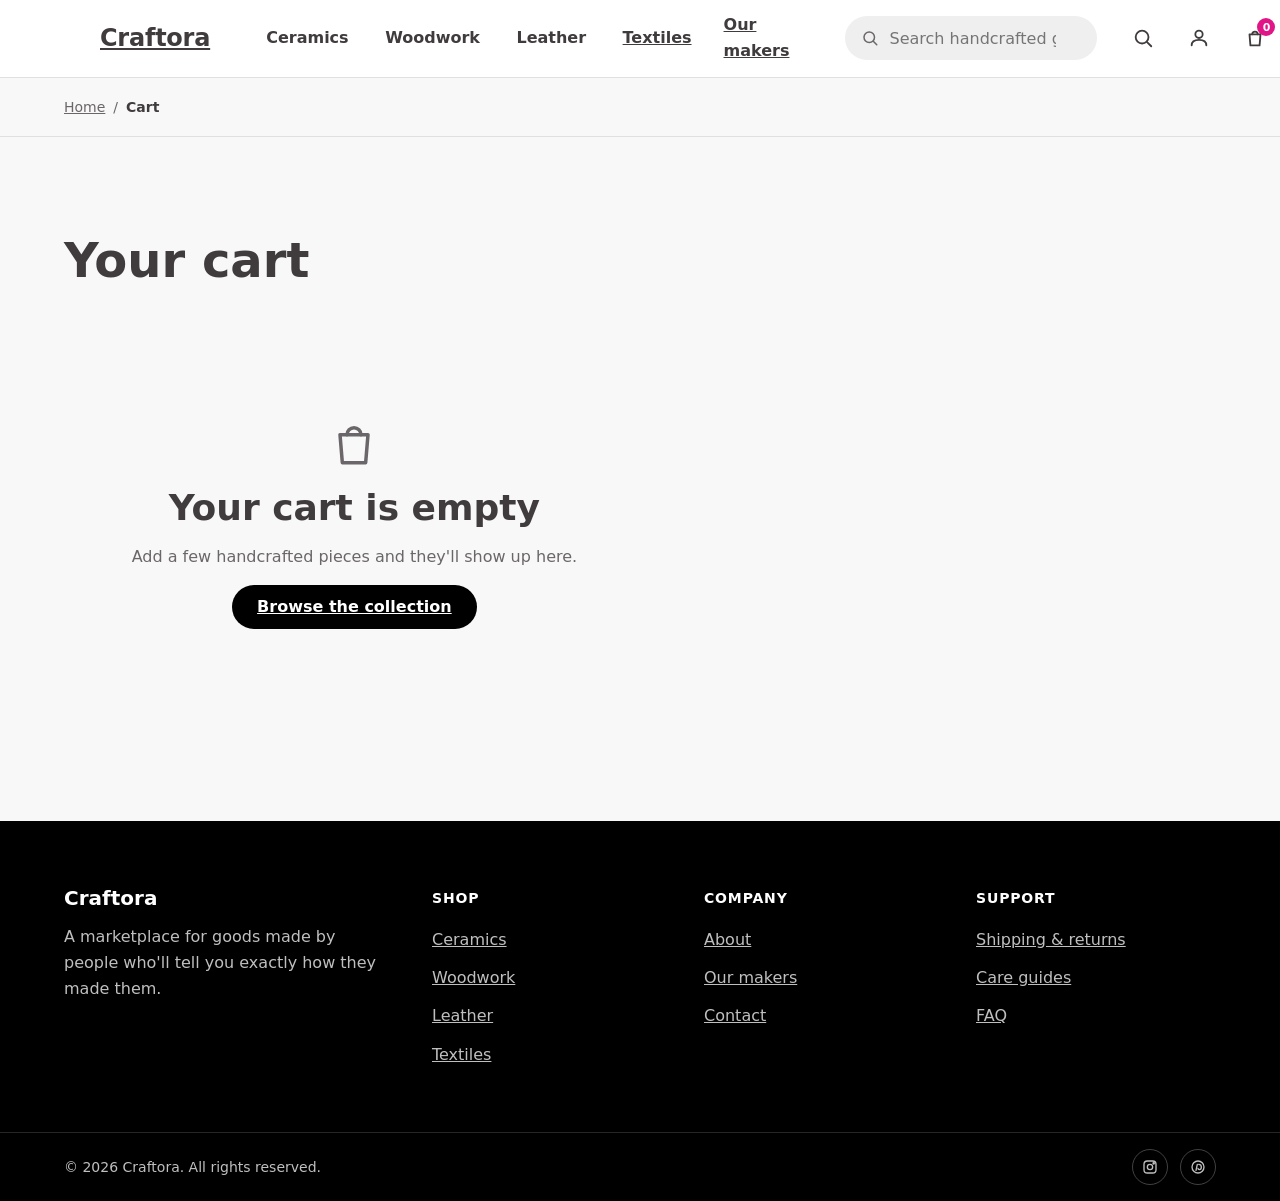
<file: cart.html>
<!DOCTYPE html>
<html lang="en">
<head>
  <meta charset="UTF-8" />
  <meta name="viewport" content="width=device-width, initial-scale=1" />
  <title>Your Cart — Craftora</title>
  <meta name="description" content="Review the items in your Craftora cart before checkout." />
  <link rel="canonical" href="/cart.html" />
  <link rel="icon" href="favicon.svg" type="image/svg+xml" />
  <link rel="manifest" href="site.webmanifest" />
  <link rel="stylesheet" href="assets/css/tokens.css" />
  <link rel="stylesheet" href="assets/css/base.css" />
  <link rel="stylesheet" href="assets/css/layout.css" />
  <link rel="stylesheet" href="assets/css/components.css" />
</head>
<body>
<a class="skip-link" href="#main-content">Skip to content</a>

  <div class="page">
    <!-- ================= HEADER ================= -->
    <header class="site-header" id="site-header" data-header>
      <div class="container site-header__bar">
        <button class="icon-btn site-header__menu-toggle" type="button" data-mobile-menu-toggle aria-haspopup="dialog" aria-expanded="false" aria-controls="mobile-menu">
          <span class="sr-only">Open menu</span>
          <svg viewBox="0 0 24 24" fill="none" stroke="currentColor" stroke-width="2" aria-hidden="true"><path d="M3 6h18M3 12h18M3 18h18" stroke-linecap="round"/></svg>
        </button>

        <a class="site-header__logo" href="index.html">Craftora</a>

        <nav class="site-header__nav mega-nav" aria-label="Primary">
          <ul class="mega-nav__list">
            <li class="mega-nav__item">
              <button class="mega-nav__trigger" type="button" aria-expanded="false" aria-controls="panel-ceramics" data-mega-trigger="ceramics">
                Ceramics
                <svg class="mega-nav__chevron" viewBox="0 0 24 24" fill="none" stroke="currentColor" stroke-width="2" aria-hidden="true"><path d="M6 9l6 6 6-6" stroke-linecap="round" stroke-linejoin="round"/></svg>
              </button>
              <div class="mega-nav__panel" id="panel-ceramics" data-mega-panel="ceramics" role="group" aria-label="Ceramics categories">
                <div class="container mega-nav__grid">
                  <div>
                    <p class="mega-nav__group-title">Tableware</p>
                    <ul class="mega-nav__group-list">
                      <li><a class="mega-nav__link" href="collection.html?cat=mugs">Mugs &amp; cups</a></li>
                      <li><a class="mega-nav__link" href="collection.html?cat=bowls">Bowls</a></li>
                      <li><a class="mega-nav__link" href="collection.html?cat=plates">Plates &amp; platters</a></li>
                    </ul>
                  </div>
                  <div>
                    <p class="mega-nav__group-title">Home</p>
                    <ul class="mega-nav__group-list">
                      <li><a class="mega-nav__link" href="collection.html?cat=vases">Vases</a></li>
                      <li><a class="mega-nav__link" href="collection.html?cat=planters">Planters</a></li>
                      <li><a class="mega-nav__link" href="collection.html?cat=decor">Decorative objects</a></li>
                    </ul>
                  </div>
                  <figure class="mega-nav__feature">
                    <img src="assets/images/categories/ceramics-feature.svg" alt="Hand-thrown stoneware bowls stacked on a wooden shelf" width="480" height="360" loading="lazy" />
                    <figcaption>New this month: reclaimed-clay tableware</figcaption>
                  </figure>
                </div>
              </div>
            </li>
            <li class="mega-nav__item">
              <button class="mega-nav__trigger" type="button" aria-expanded="false" aria-controls="panel-wood" data-mega-trigger="wood">
                Woodwork
                <svg class="mega-nav__chevron" viewBox="0 0 24 24" fill="none" stroke="currentColor" stroke-width="2" aria-hidden="true"><path d="M6 9l6 6 6-6" stroke-linecap="round" stroke-linejoin="round"/></svg>
              </button>
              <div class="mega-nav__panel" id="panel-wood" data-mega-panel="wood" role="group" aria-label="Woodwork categories">
                <div class="container mega-nav__grid">
                  <div>
                    <p class="mega-nav__group-title">Kitchen</p>
                    <ul class="mega-nav__group-list">
                      <li><a class="mega-nav__link" href="collection.html?cat=boards">Cutting boards</a></li>
                      <li><a class="mega-nav__link" href="collection.html?cat=utensils">Utensils</a></li>
                    </ul>
                  </div>
                  <div>
                    <p class="mega-nav__group-title">Furniture</p>
                    <ul class="mega-nav__group-list">
                      <li><a class="mega-nav__link" href="collection.html?cat=stools">Stools &amp; seating</a></li>
                      <li><a class="mega-nav__link" href="collection.html?cat=shelving">Shelving</a></li>
                    </ul>
                  </div>
                  <figure class="mega-nav__feature">
                    <img src="assets/images/categories/wood-feature.svg" alt="Walnut cutting board with visible grain, resting on a counter" width="480" height="360" loading="lazy" />
                    <figcaption>Featured maker: Alder &amp; Rowe Woodshop</figcaption>
                  </figure>
                </div>
              </div>
            </li>
            <li class="mega-nav__item">
              <button class="mega-nav__trigger" type="button" aria-expanded="false" aria-controls="panel-leather" data-mega-trigger="leather">
                Leather
                <svg class="mega-nav__chevron" viewBox="0 0 24 24" fill="none" stroke="currentColor" stroke-width="2" aria-hidden="true"><path d="M6 9l6 6 6-6" stroke-linecap="round" stroke-linejoin="round"/></svg>
              </button>
              <div class="mega-nav__panel" id="panel-leather" data-mega-panel="leather" role="group" aria-label="Leather categories">
                <div class="container mega-nav__grid">
                  <div>
                    <p class="mega-nav__group-title">Carry</p>
                    <ul class="mega-nav__group-list">
                      <li><a class="mega-nav__link" href="collection.html?cat=bags">Bags</a></li>
                      <li><a class="mega-nav__link" href="collection.html?cat=wallets">Wallets</a></li>
                    </ul>
                  </div>
                  <div>
                    <p class="mega-nav__group-title">Desk</p>
                    <ul class="mega-nav__group-list">
                      <li><a class="mega-nav__link" href="collection.html?cat=desk-mats">Desk mats</a></li>
                      <li><a class="mega-nav__link" href="collection.html?cat=journals">Journal covers</a></li>
                    </ul>
                  </div>
                  <figure class="mega-nav__feature">
                    <img src="assets/images/categories/leather-feature.svg" alt="Tan leather satchel with brass buckle hardware" width="480" height="360" loading="lazy" />
                    <figcaption>Vegetable-tanned, full-grain only</figcaption>
                  </figure>
                </div>
              </div>
            </li>
            <li class="mega-nav__item">
              <a class="mega-nav__trigger" href="collection.html?cat=textiles">Textiles</a>
            </li>
            <li class="mega-nav__item">
              <a class="mega-nav__trigger" href="about.html">Our makers</a>
            </li>
          </ul>
        </nav>

        <div class="site-header__search">
          <div class="search" data-search>
            <form class="search__form" role="search" data-search-form>
              <label class="sr-only" for="site-search">Search products</label>
              <svg class="search__icon" viewBox="0 0 24 24" fill="none" stroke="currentColor" stroke-width="2" aria-hidden="true"><circle cx="11" cy="11" r="7"/><path d="M21 21l-4.3-4.3" stroke-linecap="round"/></svg>
              <input class="search__input" type="search" id="site-search" name="q" placeholder="Search handcrafted goods" autocomplete="off" data-search-input />
              <button class="search__clear" type="button" hidden data-search-clear>
                <span class="sr-only">Clear search</span>
                <svg viewBox="0 0 24 24" fill="none" stroke="currentColor" stroke-width="2" aria-hidden="true"><path d="M18 6L6 18M6 6l12 12" stroke-linecap="round"/></svg>
              </button>
            </form>
            <div class="search__results" id="search-results" role="listbox" aria-label="Search suggestions" hidden data-search-results></div>
          </div>
        </div>

        <div class="site-header__actions">
          <button class="icon-btn" type="button" aria-label="Search" data-mobile-search-toggle>
            <svg viewBox="0 0 24 24" fill="none" stroke="currentColor" stroke-width="2" aria-hidden="true"><circle cx="11" cy="11" r="7"/><path d="M21 21l-4.3-4.3" stroke-linecap="round"/></svg>
          </button>
          <button class="icon-btn" type="button" aria-label="Sign in" data-modal-target="signin-modal">
            <svg viewBox="0 0 24 24" fill="none" stroke="currentColor" stroke-width="2" aria-hidden="true"><circle cx="12" cy="8" r="4"/><path d="M4 20c0-4 3.5-6 8-6s8 2 8 6" stroke-linecap="round"/></svg>
          </button>
          <a class="icon-btn" href="cart.html" aria-label="Cart, 3 items" data-cart-link>
            <svg viewBox="0 0 24 24" fill="none" stroke="currentColor" stroke-width="2" aria-hidden="true"><path d="M6 8h12l-1 12H7L6 8Z" stroke-linejoin="round"/><path d="M9 8a3 3 0 0 1 6 0" stroke-linecap="round"/></svg>
            <span class="icon-btn__badge" data-cart-count>3</span>
          </a>
        </div>
      </div>
    </header>

    <!-- ================= MOBILE MENU ================= -->
    <div class="mobile-menu" id="mobile-menu" data-mobile-menu>
      <div class="mobile-menu__overlay" data-mobile-menu-close></div>
      <div class="mobile-menu__panel" role="dialog" aria-modal="true" aria-label="Site menu">
        <div class="mobile-menu__header">
          <span class="site-header__logo">Craftora</span>
          <button class="icon-btn" type="button" data-mobile-menu-close>
            <span class="sr-only">Close menu</span>
            <svg viewBox="0 0 24 24" fill="none" stroke="currentColor" stroke-width="2" aria-hidden="true"><path d="M18 6L6 18M6 6l12 12" stroke-linecap="round"/></svg>
          </button>
        </div>
        <div class="mobile-menu__body">
          <div class="mobile-menu__accordion">
            <h3>
              <button class="mobile-menu__accordion-trigger" type="button" aria-expanded="false" aria-controls="m-panel-ceramics">
                Ceramics
                <svg class="mega-nav__chevron" viewBox="0 0 24 24" fill="none" stroke="currentColor" stroke-width="2" aria-hidden="true"><path d="M6 9l6 6 6-6" stroke-linecap="round" stroke-linejoin="round"/></svg>
              </button>
            </h3>
            <div class="mobile-menu__accordion-panel" id="m-panel-ceramics" hidden>
              <a href="collection.html?cat=mugs">Mugs &amp; cups</a>
              <a href="collection.html?cat=bowls">Bowls</a>
              <a href="collection.html?cat=plates">Plates &amp; platters</a>
              <a href="collection.html?cat=vases">Vases</a>
            </div>
          </div>
          <div class="mobile-menu__accordion">
            <h3>
              <button class="mobile-menu__accordion-trigger" type="button" aria-expanded="false" aria-controls="m-panel-wood">
                Woodwork
                <svg class="mega-nav__chevron" viewBox="0 0 24 24" fill="none" stroke="currentColor" stroke-width="2" aria-hidden="true"><path d="M6 9l6 6 6-6" stroke-linecap="round" stroke-linejoin="round"/></svg>
              </button>
            </h3>
            <div class="mobile-menu__accordion-panel" id="m-panel-wood" hidden>
              <a href="collection.html?cat=boards">Cutting boards</a>
              <a href="collection.html?cat=stools">Stools &amp; seating</a>
              <a href="collection.html?cat=shelving">Shelving</a>
            </div>
          </div>
          <div class="mobile-menu__accordion">
            <h3>
              <button class="mobile-menu__accordion-trigger" type="button" aria-expanded="false" aria-controls="m-panel-leather">
                Leather
                <svg class="mega-nav__chevron" viewBox="0 0 24 24" fill="none" stroke="currentColor" stroke-width="2" aria-hidden="true"><path d="M6 9l6 6 6-6" stroke-linecap="round" stroke-linejoin="round"/></svg>
              </button>
            </h3>
            <div class="mobile-menu__accordion-panel" id="m-panel-leather" hidden>
              <a href="collection.html?cat=bags">Bags</a>
              <a href="collection.html?cat=wallets">Wallets</a>
              <a href="collection.html?cat=journals">Journal covers</a>
            </div>
          </div>
          <a href="collection.html?cat=textiles" class="mobile-menu__accordion-trigger" style="text-decoration:none;">Textiles</a>
          <a href="about.html" class="mobile-menu__accordion-trigger" style="text-decoration:none;">Our makers</a>
        </div>
        <div class="mobile-menu__footer">
          <a class="btn btn--secondary btn--full" href="cart.html">View cart</a>
          <a class="btn btn--ghost btn--full" href="contact.html">Contact us</a>
        </div>
      </div>
    </div>

    <!-- ================= SIGN IN MODAL ================= -->
    <div class="modal" id="signin-modal" data-modal="signin-modal">
      <div class="modal__overlay" data-modal-close></div>
      <div class="modal__dialog" role="dialog" aria-modal="true" aria-labelledby="signin-title">
        <div class="modal__header">
          <h2 class="modal__title" id="signin-title">Sign in</h2>
          <button class="icon-btn" type="button" data-modal-close aria-label="Close dialog">
            <svg viewBox="0 0 24 24" fill="none" stroke="currentColor" stroke-width="2" aria-hidden="true"><path d="M18 6L6 18M6 6l12 12" stroke-linecap="round"/></svg>
          </button>
        </div>
        <div class="modal__body">
          <form class="stack" novalidate>
            <div class="field">
              <label class="field__label" for="signin-email">Email address</label>
              <input class="input" type="email" id="signin-email" name="email" autocomplete="email" />
            </div>
            <div class="field">
              <label class="field__label" for="signin-password">Password</label>
              <input class="input" type="password" id="signin-password" name="password" autocomplete="current-password" />
            </div>
            <button class="btn btn--primary btn--full" type="submit">Sign in</button>
          </form>
        </div>
        <div class="modal__footer" style="justify-content:center;">
          <p class="text-sm text-muted">New to Craftora? <a href="contact.html" style="color:var(--color-text-secondary); text-decoration:underline;">Get in touch</a></p>
        </div>
      </div>
    </div>

        <main class="page__main" id="main-content">
      <div class="container breadcrumb-row">
        <nav class="breadcrumb" aria-label="Breadcrumb">
          <a href="index.html">Home</a>
          <span aria-hidden="true">/</span>
          <span aria-current="page">Cart</span>
        </nav>
      </div>

      <section class="section container">
        <h1 style="margin-bottom: var(--space-10);">Your cart</h1>

        <div class="layout-split layout-split--pdp">
          <div>
            <div data-cart-list hidden></div>

            <div class="cart-empty" data-cart-empty hidden>
              <svg viewBox="0 0 24 24" fill="none" stroke="currentColor" stroke-width="1.5" aria-hidden="true"><path d="M6 8h12l-1 12H7L6 8Z" stroke-linejoin="round"/><path d="M9 8a3 3 0 0 1 6 0" stroke-linecap="round"/></svg>
              <h2>Your cart is empty</h2>
              <p class="text-muted">Add a few handcrafted pieces and they'll show up here.</p>
              <a class="btn btn--primary" href="collection.html">Browse the collection</a>
            </div>
          </div>

          <aside class="order-summary" data-cart-summary hidden aria-label="Order summary">
            <h2 class="text-lg" style="margin-bottom: var(--space-7);">Order summary</h2>
            <div class="order-summary__row">
              <span>Subtotal</span>
              <span data-summary-subtotal>€0</span>
            </div>
            <div class="order-summary__row">
              <span>Shipping</span>
              <span data-summary-shipping>Free</span>
            </div>
            <p class="text-xs text-muted" style="margin-top: var(--space-4);">Free shipping on orders over €75.</p>
            <div class="order-summary__row order-summary__row--total">
              <span>Total</span>
              <span data-summary-total>€0</span>
            </div>
            <button class="btn btn--primary btn--full btn--lg" type="button" style="margin-top: var(--space-8);">Checkout</button>
            <a class="btn btn--ghost btn--full" href="collection.html" style="margin-top: var(--space-5);">Continue shopping</a>
          </aside>
        </div>
      </section>
    </main>

<!-- ================= FOOTER ================= -->
    <footer class="site-footer">
      <div class="container site-footer__top">
        <div>
          <p class="site-footer__brand">Craftora</p>
          <p class="site-footer__tagline">A marketplace for goods made by people who'll tell you exactly how they made them.</p>
        </div>
        <div>
          <p class="site-footer__heading">Shop</p>
          <ul class="site-footer__list">
            <li><a href="collection.html?cat=ceramics">Ceramics</a></li>
            <li><a href="collection.html?cat=woodwork">Woodwork</a></li>
            <li><a href="collection.html?cat=leather">Leather</a></li>
            <li><a href="collection.html?cat=textiles">Textiles</a></li>
          </ul>
        </div>
        <div>
          <p class="site-footer__heading">Company</p>
          <ul class="site-footer__list">
            <li><a href="about.html">About</a></li>
            <li><a href="about.html#makers">Our makers</a></li>
            <li><a href="contact.html">Contact</a></li>
          </ul>
        </div>
        <div>
          <p class="site-footer__heading">Support</p>
          <ul class="site-footer__list">
            <li><a href="contact.html">Shipping &amp; returns</a></li>
            <li><a href="contact.html">Care guides</a></li>
            <li><a href="contact.html">FAQ</a></li>
          </ul>
        </div>
      </div>
      <div class="container site-footer__bottom">
        <p>© 2026 Craftora. All rights reserved.</p>
        <div class="site-footer__socials">
          <a href="#" aria-label="Craftora on Instagram"><svg viewBox="0 0 24 24" fill="none" stroke="currentColor" stroke-width="2" aria-hidden="true"><rect x="3" y="3" width="18" height="18" rx="5"/><circle cx="12" cy="12" r="4"/><circle cx="17.5" cy="6.5" r="1"/></svg></a>
          <a href="#" aria-label="Craftora on Pinterest"><svg viewBox="0 0 24 24" fill="none" stroke="currentColor" stroke-width="2" aria-hidden="true"><circle cx="12" cy="12" r="9"/><path d="M9 17l2-9m2 0c3 0 4 2 4 4s-1 4-3 4-2-1-2-2" stroke-linecap="round"/></svg></a>
        </div>
      </div>
    </footer>
  </div>

  <div class="toast-region" id="toast-region" aria-live="polite" aria-atomic="true" data-toast-region></div>

  <script src="assets/js/utils/dom.js"></script>
  <script src="assets/js/utils/a11y.js"></script>
  <script src="assets/js/modules/mega-nav.js"></script>
  <script src="assets/js/modules/search.js"></script>
  <script src="assets/js/modules/cart.js"></script>
  <script src="assets/js/modules/modal.js"></script>
  <script src="assets/js/app.js"></script>
</body>
</html>
</file>
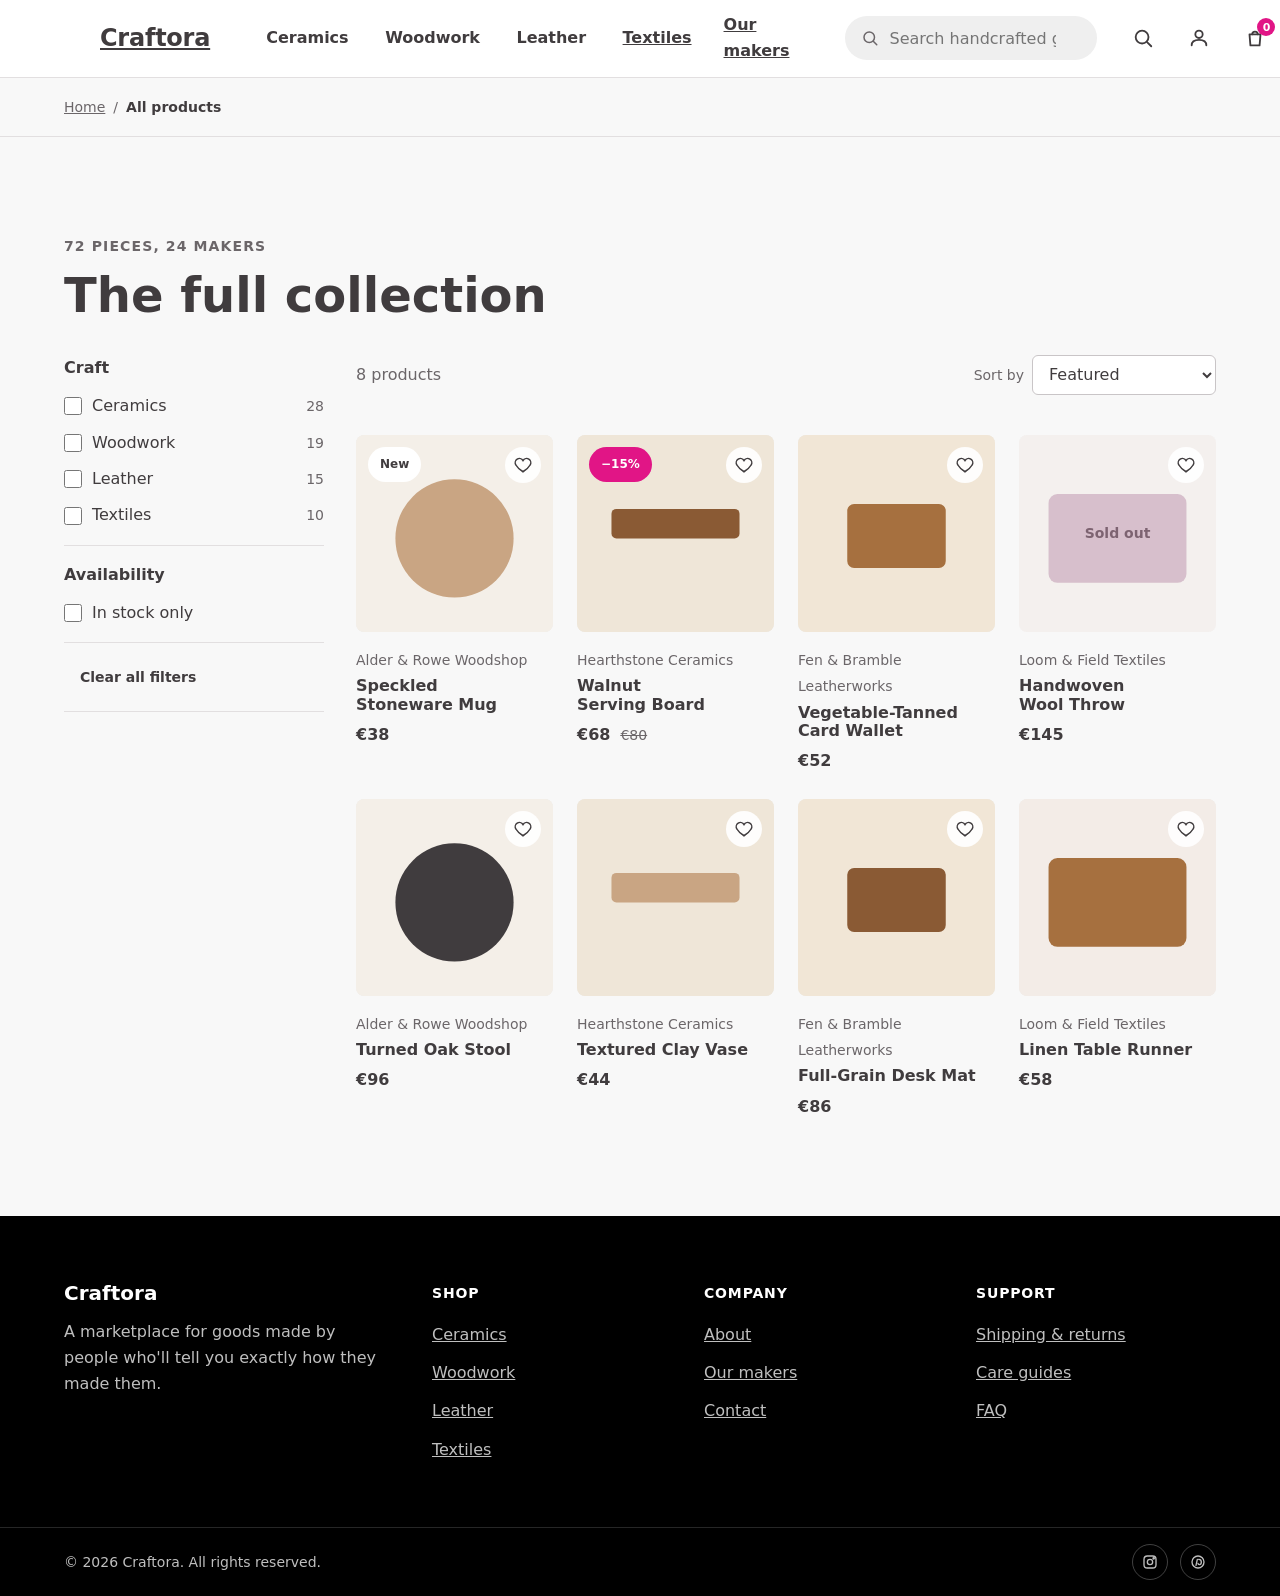
<file: collection.html>
<!DOCTYPE html>
<html lang="en">
<head>
  <meta charset="UTF-8" />
  <meta name="viewport" content="width=device-width, initial-scale=1" />
  <title>All Products — Craftora</title>
  <meta name="description" content="Browse the full Craftora collection: handcrafted ceramics, woodwork, leather, and textiles from independent makers." />
  <link rel="canonical" href="/collection.html" />
  <link rel="icon" href="favicon.svg" type="image/svg+xml" />
  <link rel="manifest" href="site.webmanifest" />
  <link rel="stylesheet" href="assets/css/tokens.css" />
  <link rel="stylesheet" href="assets/css/base.css" />
  <link rel="stylesheet" href="assets/css/layout.css" />
  <link rel="stylesheet" href="assets/css/components.css" />
</head>
<body>
<a class="skip-link" href="#main-content">Skip to content</a>

  <div class="page">
    <!-- ================= HEADER ================= -->
    <header class="site-header" id="site-header" data-header>
      <div class="container site-header__bar">
        <button class="icon-btn site-header__menu-toggle" type="button" data-mobile-menu-toggle aria-haspopup="dialog" aria-expanded="false" aria-controls="mobile-menu">
          <span class="sr-only">Open menu</span>
          <svg viewBox="0 0 24 24" fill="none" stroke="currentColor" stroke-width="2" aria-hidden="true"><path d="M3 6h18M3 12h18M3 18h18" stroke-linecap="round"/></svg>
        </button>

        <a class="site-header__logo" href="index.html">Craftora</a>

        <nav class="site-header__nav mega-nav" aria-label="Primary">
          <ul class="mega-nav__list">
            <li class="mega-nav__item">
              <button class="mega-nav__trigger" type="button" aria-expanded="false" aria-controls="panel-ceramics" data-mega-trigger="ceramics">
                Ceramics
                <svg class="mega-nav__chevron" viewBox="0 0 24 24" fill="none" stroke="currentColor" stroke-width="2" aria-hidden="true"><path d="M6 9l6 6 6-6" stroke-linecap="round" stroke-linejoin="round"/></svg>
              </button>
              <div class="mega-nav__panel" id="panel-ceramics" data-mega-panel="ceramics" role="group" aria-label="Ceramics categories">
                <div class="container mega-nav__grid">
                  <div>
                    <p class="mega-nav__group-title">Tableware</p>
                    <ul class="mega-nav__group-list">
                      <li><a class="mega-nav__link" href="collection.html?cat=mugs">Mugs &amp; cups</a></li>
                      <li><a class="mega-nav__link" href="collection.html?cat=bowls">Bowls</a></li>
                      <li><a class="mega-nav__link" href="collection.html?cat=plates">Plates &amp; platters</a></li>
                    </ul>
                  </div>
                  <div>
                    <p class="mega-nav__group-title">Home</p>
                    <ul class="mega-nav__group-list">
                      <li><a class="mega-nav__link" href="collection.html?cat=vases">Vases</a></li>
                      <li><a class="mega-nav__link" href="collection.html?cat=planters">Planters</a></li>
                      <li><a class="mega-nav__link" href="collection.html?cat=decor">Decorative objects</a></li>
                    </ul>
                  </div>
                  <figure class="mega-nav__feature">
                    <img src="assets/images/categories/ceramics-feature.svg" alt="Hand-thrown stoneware bowls stacked on a wooden shelf" width="480" height="360" loading="lazy" />
                    <figcaption>New this month: reclaimed-clay tableware</figcaption>
                  </figure>
                </div>
              </div>
            </li>
            <li class="mega-nav__item">
              <button class="mega-nav__trigger" type="button" aria-expanded="false" aria-controls="panel-wood" data-mega-trigger="wood">
                Woodwork
                <svg class="mega-nav__chevron" viewBox="0 0 24 24" fill="none" stroke="currentColor" stroke-width="2" aria-hidden="true"><path d="M6 9l6 6 6-6" stroke-linecap="round" stroke-linejoin="round"/></svg>
              </button>
              <div class="mega-nav__panel" id="panel-wood" data-mega-panel="wood" role="group" aria-label="Woodwork categories">
                <div class="container mega-nav__grid">
                  <div>
                    <p class="mega-nav__group-title">Kitchen</p>
                    <ul class="mega-nav__group-list">
                      <li><a class="mega-nav__link" href="collection.html?cat=boards">Cutting boards</a></li>
                      <li><a class="mega-nav__link" href="collection.html?cat=utensils">Utensils</a></li>
                    </ul>
                  </div>
                  <div>
                    <p class="mega-nav__group-title">Furniture</p>
                    <ul class="mega-nav__group-list">
                      <li><a class="mega-nav__link" href="collection.html?cat=stools">Stools &amp; seating</a></li>
                      <li><a class="mega-nav__link" href="collection.html?cat=shelving">Shelving</a></li>
                    </ul>
                  </div>
                  <figure class="mega-nav__feature">
                    <img src="assets/images/categories/wood-feature.svg" alt="Walnut cutting board with visible grain, resting on a counter" width="480" height="360" loading="lazy" />
                    <figcaption>Featured maker: Alder &amp; Rowe Woodshop</figcaption>
                  </figure>
                </div>
              </div>
            </li>
            <li class="mega-nav__item">
              <button class="mega-nav__trigger" type="button" aria-expanded="false" aria-controls="panel-leather" data-mega-trigger="leather">
                Leather
                <svg class="mega-nav__chevron" viewBox="0 0 24 24" fill="none" stroke="currentColor" stroke-width="2" aria-hidden="true"><path d="M6 9l6 6 6-6" stroke-linecap="round" stroke-linejoin="round"/></svg>
              </button>
              <div class="mega-nav__panel" id="panel-leather" data-mega-panel="leather" role="group" aria-label="Leather categories">
                <div class="container mega-nav__grid">
                  <div>
                    <p class="mega-nav__group-title">Carry</p>
                    <ul class="mega-nav__group-list">
                      <li><a class="mega-nav__link" href="collection.html?cat=bags">Bags</a></li>
                      <li><a class="mega-nav__link" href="collection.html?cat=wallets">Wallets</a></li>
                    </ul>
                  </div>
                  <div>
                    <p class="mega-nav__group-title">Desk</p>
                    <ul class="mega-nav__group-list">
                      <li><a class="mega-nav__link" href="collection.html?cat=desk-mats">Desk mats</a></li>
                      <li><a class="mega-nav__link" href="collection.html?cat=journals">Journal covers</a></li>
                    </ul>
                  </div>
                  <figure class="mega-nav__feature">
                    <img src="assets/images/categories/leather-feature.svg" alt="Tan leather satchel with brass buckle hardware" width="480" height="360" loading="lazy" />
                    <figcaption>Vegetable-tanned, full-grain only</figcaption>
                  </figure>
                </div>
              </div>
            </li>
            <li class="mega-nav__item">
              <a class="mega-nav__trigger" href="collection.html?cat=textiles">Textiles</a>
            </li>
            <li class="mega-nav__item">
              <a class="mega-nav__trigger" href="about.html">Our makers</a>
            </li>
          </ul>
        </nav>

        <div class="site-header__search">
          <div class="search" data-search>
            <form class="search__form" role="search" data-search-form>
              <label class="sr-only" for="site-search">Search products</label>
              <svg class="search__icon" viewBox="0 0 24 24" fill="none" stroke="currentColor" stroke-width="2" aria-hidden="true"><circle cx="11" cy="11" r="7"/><path d="M21 21l-4.3-4.3" stroke-linecap="round"/></svg>
              <input class="search__input" type="search" id="site-search" name="q" placeholder="Search handcrafted goods" autocomplete="off" data-search-input />
              <button class="search__clear" type="button" hidden data-search-clear>
                <span class="sr-only">Clear search</span>
                <svg viewBox="0 0 24 24" fill="none" stroke="currentColor" stroke-width="2" aria-hidden="true"><path d="M18 6L6 18M6 6l12 12" stroke-linecap="round"/></svg>
              </button>
            </form>
            <div class="search__results" id="search-results" role="listbox" aria-label="Search suggestions" hidden data-search-results></div>
          </div>
        </div>

        <div class="site-header__actions">
          <button class="icon-btn" type="button" aria-label="Search" data-mobile-search-toggle>
            <svg viewBox="0 0 24 24" fill="none" stroke="currentColor" stroke-width="2" aria-hidden="true"><circle cx="11" cy="11" r="7"/><path d="M21 21l-4.3-4.3" stroke-linecap="round"/></svg>
          </button>
          <button class="icon-btn" type="button" aria-label="Sign in" data-modal-target="signin-modal">
            <svg viewBox="0 0 24 24" fill="none" stroke="currentColor" stroke-width="2" aria-hidden="true"><circle cx="12" cy="8" r="4"/><path d="M4 20c0-4 3.5-6 8-6s8 2 8 6" stroke-linecap="round"/></svg>
          </button>
          <a class="icon-btn" href="cart.html" aria-label="Cart, 3 items" data-cart-link>
            <svg viewBox="0 0 24 24" fill="none" stroke="currentColor" stroke-width="2" aria-hidden="true"><path d="M6 8h12l-1 12H7L6 8Z" stroke-linejoin="round"/><path d="M9 8a3 3 0 0 1 6 0" stroke-linecap="round"/></svg>
            <span class="icon-btn__badge" data-cart-count>3</span>
          </a>
        </div>
      </div>
    </header>

    <!-- ================= MOBILE MENU ================= -->
    <div class="mobile-menu" id="mobile-menu" data-mobile-menu>
      <div class="mobile-menu__overlay" data-mobile-menu-close></div>
      <div class="mobile-menu__panel" role="dialog" aria-modal="true" aria-label="Site menu">
        <div class="mobile-menu__header">
          <span class="site-header__logo">Craftora</span>
          <button class="icon-btn" type="button" data-mobile-menu-close>
            <span class="sr-only">Close menu</span>
            <svg viewBox="0 0 24 24" fill="none" stroke="currentColor" stroke-width="2" aria-hidden="true"><path d="M18 6L6 18M6 6l12 12" stroke-linecap="round"/></svg>
          </button>
        </div>
        <div class="mobile-menu__body">
          <div class="mobile-menu__accordion">
            <h3>
              <button class="mobile-menu__accordion-trigger" type="button" aria-expanded="false" aria-controls="m-panel-ceramics">
                Ceramics
                <svg class="mega-nav__chevron" viewBox="0 0 24 24" fill="none" stroke="currentColor" stroke-width="2" aria-hidden="true"><path d="M6 9l6 6 6-6" stroke-linecap="round" stroke-linejoin="round"/></svg>
              </button>
            </h3>
            <div class="mobile-menu__accordion-panel" id="m-panel-ceramics" hidden>
              <a href="collection.html?cat=mugs">Mugs &amp; cups</a>
              <a href="collection.html?cat=bowls">Bowls</a>
              <a href="collection.html?cat=plates">Plates &amp; platters</a>
              <a href="collection.html?cat=vases">Vases</a>
            </div>
          </div>
          <div class="mobile-menu__accordion">
            <h3>
              <button class="mobile-menu__accordion-trigger" type="button" aria-expanded="false" aria-controls="m-panel-wood">
                Woodwork
                <svg class="mega-nav__chevron" viewBox="0 0 24 24" fill="none" stroke="currentColor" stroke-width="2" aria-hidden="true"><path d="M6 9l6 6 6-6" stroke-linecap="round" stroke-linejoin="round"/></svg>
              </button>
            </h3>
            <div class="mobile-menu__accordion-panel" id="m-panel-wood" hidden>
              <a href="collection.html?cat=boards">Cutting boards</a>
              <a href="collection.html?cat=stools">Stools &amp; seating</a>
              <a href="collection.html?cat=shelving">Shelving</a>
            </div>
          </div>
          <div class="mobile-menu__accordion">
            <h3>
              <button class="mobile-menu__accordion-trigger" type="button" aria-expanded="false" aria-controls="m-panel-leather">
                Leather
                <svg class="mega-nav__chevron" viewBox="0 0 24 24" fill="none" stroke="currentColor" stroke-width="2" aria-hidden="true"><path d="M6 9l6 6 6-6" stroke-linecap="round" stroke-linejoin="round"/></svg>
              </button>
            </h3>
            <div class="mobile-menu__accordion-panel" id="m-panel-leather" hidden>
              <a href="collection.html?cat=bags">Bags</a>
              <a href="collection.html?cat=wallets">Wallets</a>
              <a href="collection.html?cat=journals">Journal covers</a>
            </div>
          </div>
          <a href="collection.html?cat=textiles" class="mobile-menu__accordion-trigger" style="text-decoration:none;">Textiles</a>
          <a href="about.html" class="mobile-menu__accordion-trigger" style="text-decoration:none;">Our makers</a>
        </div>
        <div class="mobile-menu__footer">
          <a class="btn btn--secondary btn--full" href="cart.html">View cart</a>
          <a class="btn btn--ghost btn--full" href="contact.html">Contact us</a>
        </div>
      </div>
    </div>

    <!-- ================= SIGN IN MODAL ================= -->
    <div class="modal" id="signin-modal" data-modal="signin-modal">
      <div class="modal__overlay" data-modal-close></div>
      <div class="modal__dialog" role="dialog" aria-modal="true" aria-labelledby="signin-title">
        <div class="modal__header">
          <h2 class="modal__title" id="signin-title">Sign in</h2>
          <button class="icon-btn" type="button" data-modal-close aria-label="Close dialog">
            <svg viewBox="0 0 24 24" fill="none" stroke="currentColor" stroke-width="2" aria-hidden="true"><path d="M18 6L6 18M6 6l12 12" stroke-linecap="round"/></svg>
          </button>
        </div>
        <div class="modal__body">
          <form class="stack" novalidate>
            <div class="field">
              <label class="field__label" for="signin-email">Email address</label>
              <input class="input" type="email" id="signin-email" name="email" autocomplete="email" />
            </div>
            <div class="field">
              <label class="field__label" for="signin-password">Password</label>
              <input class="input" type="password" id="signin-password" name="password" autocomplete="current-password" />
            </div>
            <button class="btn btn--primary btn--full" type="submit">Sign in</button>
          </form>
        </div>
        <div class="modal__footer" style="justify-content:center;">
          <p class="text-sm text-muted">New to Craftora? <a href="contact.html" style="color:var(--color-text-secondary); text-decoration:underline;">Get in touch</a></p>
        </div>
      </div>
    </div>

        <main class="page__main" id="main-content">
      <div class="container breadcrumb-row">
        <nav class="breadcrumb" aria-label="Breadcrumb">
          <a href="index.html">Home</a>
          <span aria-hidden="true">/</span>
          <span aria-current="page">All products</span>
        </nav>
      </div>

      <section class="section container">
        <div class="section__header">
          <p class="section__eyebrow">72 pieces, 24 makers</p>
          <h1>The full collection</h1>
        </div>

        <div class="layout-split layout-split--filters">
          <!-- Filters sidebar (desktop) -->
          <aside class="filters" aria-label="Filter products">
            <div class="filters__group">
              <p class="filters__legend">Craft</p>
              <div class="filters__options">
                <label class="filters__option"><input type="checkbox" data-filter-input value="ceramics" data-filter-label="Ceramics" /> Ceramics <span class="filters__count">28</span></label>
                <label class="filters__option"><input type="checkbox" data-filter-input value="woodwork" data-filter-label="Woodwork" /> Woodwork <span class="filters__count">19</span></label>
                <label class="filters__option"><input type="checkbox" data-filter-input value="leather" data-filter-label="Leather" /> Leather <span class="filters__count">15</span></label>
                <label class="filters__option"><input type="checkbox" data-filter-input value="textiles" data-filter-label="Textiles" /> Textiles <span class="filters__count">10</span></label>
              </div>
            </div>
            <div class="filters__group">
              <p class="filters__legend">Availability</p>
              <div class="filters__options">
                <label class="filters__option"><input type="checkbox" name="avail" /> In stock only</label>
              </div>
            </div>
            <div class="filters__group">
              <button class="btn btn--ghost btn--sm" type="button" data-clear-filters>Clear all filters</button>
            </div>
          </aside>

          <!-- Mobile filters modal -->
          <div class="modal" id="filters-modal" data-modal="filters-modal">
            <div class="modal__overlay" data-modal-close></div>
            <div class="modal__dialog" role="dialog" aria-modal="true" aria-labelledby="filters-title">
              <div class="modal__header">
                <h2 class="modal__title" id="filters-title">Filters</h2>
                <button class="icon-btn" type="button" data-modal-close aria-label="Close filters">
                  <svg viewBox="0 0 24 24" fill="none" stroke="currentColor" stroke-width="2" aria-hidden="true"><path d="M18 6L6 18M6 6l12 12" stroke-linecap="round"/></svg>
                </button>
              </div>
              <div class="modal__body">
                <div class="filters__group">
                  <p class="filters__legend">Craft</p>
                  <div class="filters__options">
                    <label class="filters__option"><input type="checkbox" data-filter-input value="ceramics" data-filter-label="Ceramics" /> Ceramics <span class="filters__count">28</span></label>
                    <label class="filters__option"><input type="checkbox" data-filter-input value="woodwork" data-filter-label="Woodwork" /> Woodwork <span class="filters__count">19</span></label>
                    <label class="filters__option"><input type="checkbox" data-filter-input value="leather" data-filter-label="Leather" /> Leather <span class="filters__count">15</span></label>
                    <label class="filters__option"><input type="checkbox" data-filter-input value="textiles" data-filter-label="Textiles" /> Textiles <span class="filters__count">10</span></label>
                  </div>
                </div>
              </div>
              <div class="modal__footer">
                <button class="btn btn--ghost" type="button" data-clear-filters>Clear all</button>
                <button class="btn btn--primary" type="button" data-modal-close>Show results</button>
              </div>
            </div>
          </div>

          <div>
            <div class="toolbar">
              <button class="btn btn--secondary btn--sm filters__mobile-trigger" type="button" data-modal-target="filters-modal">
                <svg viewBox="0 0 24 24" width="16" height="16" fill="none" stroke="currentColor" stroke-width="2" aria-hidden="true"><path d="M4 6h16M7 12h10M10 18h4" stroke-linecap="round"/></svg>
                Filters
              </button>
              <p class="toolbar__count"><span data-result-count>72</span> products</p>
              <label class="u-flex u-items-center u-gap-2">
                <span class="text-xs text-muted">Sort by</span>
                <select class="sort-select" data-sort-select aria-label="Sort products">
                  <option value="featured">Featured</option>
                  <option value="price-asc">Price: low to high</option>
                  <option value="price-desc">Price: high to low</option>
                </select>
              </label>
            </div>

            <div class="active-filters" data-active-filters aria-live="polite"></div>

            <div class="grid grid--4" data-product-grid>
              <article class="product-card" data-card-category="ceramics" data-card-price="38">
                <div class="product-card__media-wrap">
                  <span class="product-card__badge">New</span>
                  <button class="product-card__wishlist" type="button" aria-pressed="false" aria-label="Add Speckled Stoneware Mug to wishlist">
                    <svg viewBox="0 0 24 24" fill="none" stroke="currentColor" stroke-width="2" aria-hidden="true"><path d="M12 21s-7-4.5-9.5-9A5.5 5.5 0 0 1 12 6a5.5 5.5 0 0 1 9.5 6c-2.5 4.5-9.5 9-9.5 9Z"/></svg>
                  </button>
                  <a class="product-card__link" href="product.html?id=speckled-mug"><img class="product-card__img" src="assets/images/products/product-01.svg" alt="Speckled stoneware mug with natural clay glaze" width="400" height="400" loading="lazy" /></a>
                  <div class="product-card__quick-add"><button class="btn btn--secondary btn--full btn--sm" type="button" data-quick-add="speckled-mug" style="background-color:var(--color-surface-raised);">Quick add</button></div>
                </div>
                <p class="product-card__maker">Alder &amp; Rowe Woodshop</p>
                <h3 class="product-card__title">Speckled Stoneware Mug</h3>
                <div class="product-card__price-row"><span class="product-card__price">€38</span></div>
              </article>

              <article class="product-card" data-card-category="woodwork" data-card-price="68">
                <div class="product-card__media-wrap">
                  <span class="product-card__badge product-card__badge--sale">−15%</span>
                  <button class="product-card__wishlist" type="button" aria-pressed="false" aria-label="Add Walnut Serving Board to wishlist">
                    <svg viewBox="0 0 24 24" fill="none" stroke="currentColor" stroke-width="2" aria-hidden="true"><path d="M12 21s-7-4.5-9.5-9A5.5 5.5 0 0 1 12 6a5.5 5.5 0 0 1 9.5 6c-2.5 4.5-9.5 9-9.5 9Z"/></svg>
                  </button>
                  <a class="product-card__link" href="product.html?id=walnut-board"><img class="product-card__img" src="assets/images/products/product-02.svg" alt="Long walnut serving board with visible wood grain" width="400" height="400" loading="lazy" /></a>
                  <div class="product-card__quick-add"><button class="btn btn--secondary btn--full btn--sm" type="button" data-quick-add="walnut-board" style="background-color:var(--color-surface-raised);">Quick add</button></div>
                </div>
                <p class="product-card__maker">Hearthstone Ceramics</p>
                <h3 class="product-card__title">Walnut Serving Board</h3>
                <div class="product-card__price-row"><span class="product-card__price">€68</span><span class="product-card__price--was">€80</span></div>
              </article>

              <article class="product-card" data-card-category="leather" data-card-price="52">
                <div class="product-card__media-wrap">
                  <button class="product-card__wishlist" type="button" aria-pressed="false" aria-label="Add Vegetable-Tanned Card Wallet to wishlist">
                    <svg viewBox="0 0 24 24" fill="none" stroke="currentColor" stroke-width="2" aria-hidden="true"><path d="M12 21s-7-4.5-9.5-9A5.5 5.5 0 0 1 12 6a5.5 5.5 0 0 1 9.5 6c-2.5 4.5-9.5 9-9.5 9Z"/></svg>
                  </button>
                  <a class="product-card__link" href="product.html?id=leather-wallet"><img class="product-card__img" src="assets/images/products/product-03.svg" alt="Tan leather card wallet with visible stitching" width="400" height="400" loading="lazy" /></a>
                  <div class="product-card__quick-add"><button class="btn btn--secondary btn--full btn--sm" type="button" data-quick-add="leather-wallet" style="background-color:var(--color-surface-raised);">Quick add</button></div>
                </div>
                <p class="product-card__maker">Fen &amp; Bramble Leatherworks</p>
                <h3 class="product-card__title">Vegetable-Tanned Card Wallet</h3>
                <div class="product-card__price-row"><span class="product-card__price">€52</span></div>
              </article>

              <article class="product-card product-card--out-of-stock" data-card-category="textiles" data-card-price="145">
                <div class="product-card__media-wrap">
                  <span class="product-card__stock-label">Sold out</span>
                  <button class="product-card__wishlist" type="button" aria-pressed="false" aria-label="Add Handwoven Wool Throw to wishlist">
                    <svg viewBox="0 0 24 24" fill="none" stroke="currentColor" stroke-width="2" aria-hidden="true"><path d="M12 21s-7-4.5-9.5-9A5.5 5.5 0 0 1 12 6a5.5 5.5 0 0 1 9.5 6c-2.5 4.5-9.5 9-9.5 9Z"/></svg>
                  </button>
                  <a class="product-card__link" href="product.html?id=wool-throw"><img class="product-card__img" src="assets/images/products/product-04.svg" alt="Cream handwoven wool throw blanket folded on a bench" width="400" height="400" loading="lazy" /></a>
                </div>
                <p class="product-card__maker">Loom &amp; Field Textiles</p>
                <h3 class="product-card__title">Handwoven Wool Throw</h3>
                <div class="product-card__price-row"><span class="product-card__price">€145</span></div>
              </article>

              <article class="product-card" data-card-category="woodwork" data-card-price="96">
                <div class="product-card__media-wrap">
                  <button class="product-card__wishlist" type="button" aria-pressed="false" aria-label="Add Turned Oak Stool to wishlist">
                    <svg viewBox="0 0 24 24" fill="none" stroke="currentColor" stroke-width="2" aria-hidden="true"><path d="M12 21s-7-4.5-9.5-9A5.5 5.5 0 0 1 12 6a5.5 5.5 0 0 1 9.5 6c-2.5 4.5-9.5 9-9.5 9Z"/></svg>
                  </button>
                  <a class="product-card__link" href="product.html?id=oak-stool"><img class="product-card__img" src="assets/images/products/product-05.svg" alt="Turned solid oak stool with rounded seat" width="400" height="400" loading="lazy" /></a>
                  <div class="product-card__quick-add"><button class="btn btn--secondary btn--full btn--sm" type="button" data-quick-add="oak-stool" style="background-color:var(--color-surface-raised);">Quick add</button></div>
                </div>
                <p class="product-card__maker">Alder &amp; Rowe Woodshop</p>
                <h3 class="product-card__title">Turned Oak Stool</h3>
                <div class="product-card__price-row"><span class="product-card__price">€96</span></div>
              </article>

              <article class="product-card" data-card-category="ceramics" data-card-price="44">
                <div class="product-card__media-wrap">
                  <button class="product-card__wishlist" type="button" aria-pressed="false" aria-label="Add Textured Clay Vase to wishlist">
                    <svg viewBox="0 0 24 24" fill="none" stroke="currentColor" stroke-width="2" aria-hidden="true"><path d="M12 21s-7-4.5-9.5-9A5.5 5.5 0 0 1 12 6a5.5 5.5 0 0 1 9.5 6c-2.5 4.5-9.5 9-9.5 9Z"/></svg>
                  </button>
                  <a class="product-card__link" href="product.html?id=clay-vase"><img class="product-card__img" src="assets/images/products/product-06.svg" alt="Textured clay vase with matte glaze" width="400" height="400" loading="lazy" /></a>
                  <div class="product-card__quick-add"><button class="btn btn--secondary btn--full btn--sm" type="button" data-quick-add="clay-vase" style="background-color:var(--color-surface-raised);">Quick add</button></div>
                </div>
                <p class="product-card__maker">Hearthstone Ceramics</p>
                <h3 class="product-card__title">Textured Clay Vase</h3>
                <div class="product-card__price-row"><span class="product-card__price">€44</span></div>
              </article>

              <article class="product-card" data-card-category="leather" data-card-price="86">
                <div class="product-card__media-wrap">
                  <button class="product-card__wishlist" type="button" aria-pressed="false" aria-label="Add Full-Grain Desk Mat to wishlist">
                    <svg viewBox="0 0 24 24" fill="none" stroke="currentColor" stroke-width="2" aria-hidden="true"><path d="M12 21s-7-4.5-9.5-9A5.5 5.5 0 0 1 12 6a5.5 5.5 0 0 1 9.5 6c-2.5 4.5-9.5 9-9.5 9Z"/></svg>
                  </button>
                  <a class="product-card__link" href="product.html?id=leather-wallet"><img class="product-card__img" src="assets/images/products/product-07.svg" alt="Full-grain leather desk mat in warm brown" width="400" height="400" loading="lazy" /></a>
                  <div class="product-card__quick-add"><button class="btn btn--secondary btn--full btn--sm" type="button" data-quick-add="leather-wallet" style="background-color:var(--color-surface-raised);">Quick add</button></div>
                </div>
                <p class="product-card__maker">Fen &amp; Bramble Leatherworks</p>
                <h3 class="product-card__title">Full-Grain Desk Mat</h3>
                <div class="product-card__price-row"><span class="product-card__price">€86</span></div>
              </article>

              <article class="product-card" data-card-category="textiles" data-card-price="58">
                <div class="product-card__media-wrap">
                  <button class="product-card__wishlist" type="button" aria-pressed="false" aria-label="Add Linen Table Runner to wishlist">
                    <svg viewBox="0 0 24 24" fill="none" stroke="currentColor" stroke-width="2" aria-hidden="true"><path d="M12 21s-7-4.5-9.5-9A5.5 5.5 0 0 1 12 6a5.5 5.5 0 0 1 9.5 6c-2.5 4.5-9.5 9-9.5 9Z"/></svg>
                  </button>
                  <a class="product-card__link" href="product.html?id=wool-throw"><img class="product-card__img" src="assets/images/products/product-08.svg" alt="Hand-loomed linen table runner in natural tones" width="400" height="400" loading="lazy" /></a>
                  <div class="product-card__quick-add"><button class="btn btn--secondary btn--full btn--sm" type="button" data-quick-add="wool-throw" style="background-color:var(--color-surface-raised);">Quick add</button></div>
                </div>
                <p class="product-card__maker">Loom &amp; Field Textiles</p>
                <h3 class="product-card__title">Linen Table Runner</h3>
                <div class="product-card__price-row"><span class="product-card__price">€58</span></div>
              </article>
            </div>

            <div class="product-grid__empty" data-grid-empty hidden>
              <svg viewBox="0 0 24 24" width="40" height="40" fill="none" stroke="currentColor" stroke-width="1.5" aria-hidden="true"><circle cx="11" cy="11" r="7"/><path d="M21 21l-4.3-4.3" stroke-linecap="round"/></svg>
              <p><strong>No products match these filters.</strong></p>
              <p class="text-sm">Try removing a filter to see more results.</p>
              <button class="btn btn--secondary btn--sm" type="button" data-clear-filters>Clear all filters</button>
            </div>
          </div>
        </div>
      </section>
    </main>

<!-- ================= FOOTER ================= -->
    <footer class="site-footer">
      <div class="container site-footer__top">
        <div>
          <p class="site-footer__brand">Craftora</p>
          <p class="site-footer__tagline">A marketplace for goods made by people who'll tell you exactly how they made them.</p>
        </div>
        <div>
          <p class="site-footer__heading">Shop</p>
          <ul class="site-footer__list">
            <li><a href="collection.html?cat=ceramics">Ceramics</a></li>
            <li><a href="collection.html?cat=woodwork">Woodwork</a></li>
            <li><a href="collection.html?cat=leather">Leather</a></li>
            <li><a href="collection.html?cat=textiles">Textiles</a></li>
          </ul>
        </div>
        <div>
          <p class="site-footer__heading">Company</p>
          <ul class="site-footer__list">
            <li><a href="about.html">About</a></li>
            <li><a href="about.html#makers">Our makers</a></li>
            <li><a href="contact.html">Contact</a></li>
          </ul>
        </div>
        <div>
          <p class="site-footer__heading">Support</p>
          <ul class="site-footer__list">
            <li><a href="contact.html">Shipping &amp; returns</a></li>
            <li><a href="contact.html">Care guides</a></li>
            <li><a href="contact.html">FAQ</a></li>
          </ul>
        </div>
      </div>
      <div class="container site-footer__bottom">
        <p>© 2026 Craftora. All rights reserved.</p>
        <div class="site-footer__socials">
          <a href="#" aria-label="Craftora on Instagram"><svg viewBox="0 0 24 24" fill="none" stroke="currentColor" stroke-width="2" aria-hidden="true"><rect x="3" y="3" width="18" height="18" rx="5"/><circle cx="12" cy="12" r="4"/><circle cx="17.5" cy="6.5" r="1"/></svg></a>
          <a href="#" aria-label="Craftora on Pinterest"><svg viewBox="0 0 24 24" fill="none" stroke="currentColor" stroke-width="2" aria-hidden="true"><circle cx="12" cy="12" r="9"/><path d="M9 17l2-9m2 0c3 0 4 2 4 4s-1 4-3 4-2-1-2-2" stroke-linecap="round"/></svg></a>
        </div>
      </div>
    </footer>
  </div>

  <div class="toast-region" id="toast-region" aria-live="polite" aria-atomic="true" data-toast-region></div>

  <script src="assets/js/utils/dom.js"></script>
  <script src="assets/js/utils/a11y.js"></script>
  <script src="assets/js/modules/mega-nav.js"></script>
  <script src="assets/js/modules/search.js"></script>
  <script src="assets/js/modules/cart.js"></script>
  <script src="assets/js/modules/modal.js"></script>
  <script src="assets/js/modules/filters.js"></script>
  <script src="assets/js/app.js"></script>
</body>
</html>
</file>
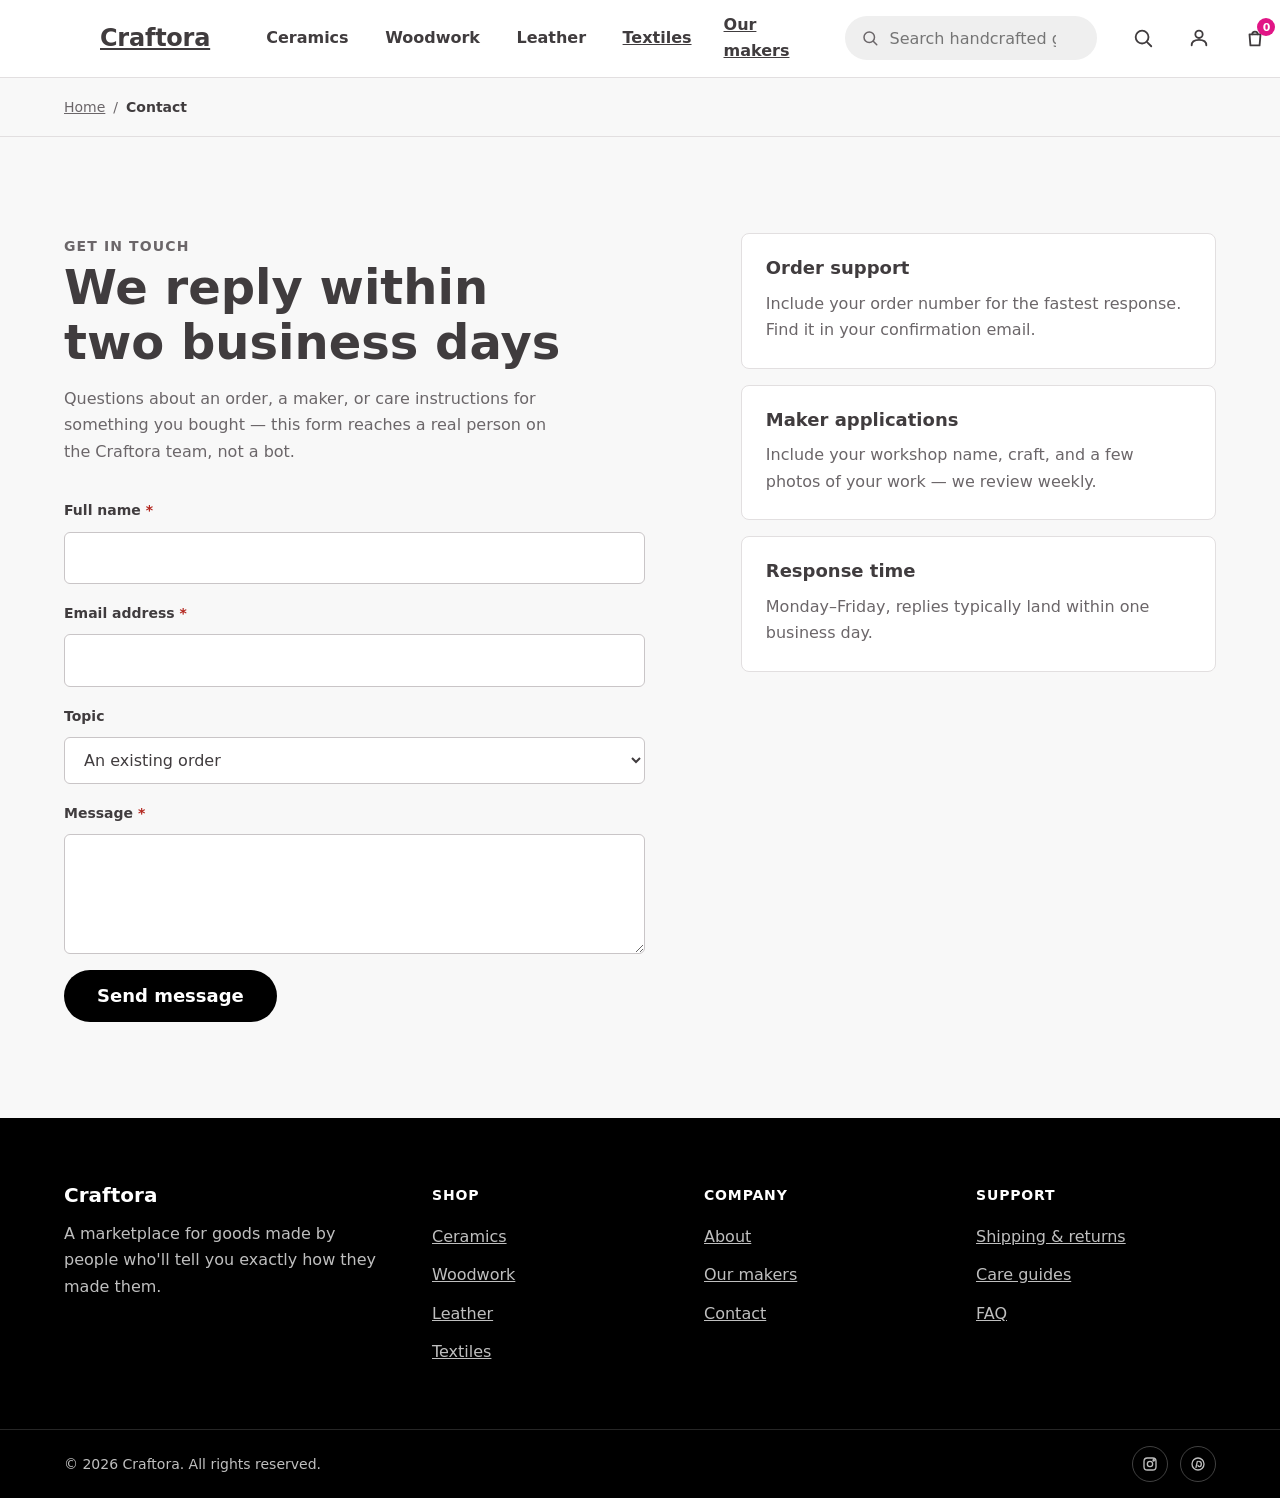
<file: contact.html>
<!DOCTYPE html>
<html lang="en">
<head>
  <meta charset="UTF-8" />
  <meta name="viewport" content="width=device-width, initial-scale=1" />
  <title>Contact — Craftora</title>
  <meta name="description" content="Get in touch with the Craftora team about an order, a product, or applying as a maker." />
  <link rel="canonical" href="/contact.html" />
  <link rel="icon" href="favicon.svg" type="image/svg+xml" />
  <link rel="manifest" href="site.webmanifest" />
  <link rel="stylesheet" href="assets/css/tokens.css" />
  <link rel="stylesheet" href="assets/css/base.css" />
  <link rel="stylesheet" href="assets/css/layout.css" />
  <link rel="stylesheet" href="assets/css/components.css" />
</head>
<body>
<a class="skip-link" href="#main-content">Skip to content</a>

  <div class="page">
    <!-- ================= HEADER ================= -->
    <header class="site-header" id="site-header" data-header>
      <div class="container site-header__bar">
        <button class="icon-btn site-header__menu-toggle" type="button" data-mobile-menu-toggle aria-haspopup="dialog" aria-expanded="false" aria-controls="mobile-menu">
          <span class="sr-only">Open menu</span>
          <svg viewBox="0 0 24 24" fill="none" stroke="currentColor" stroke-width="2" aria-hidden="true"><path d="M3 6h18M3 12h18M3 18h18" stroke-linecap="round"/></svg>
        </button>

        <a class="site-header__logo" href="index.html">Craftora</a>

        <nav class="site-header__nav mega-nav" aria-label="Primary">
          <ul class="mega-nav__list">
            <li class="mega-nav__item">
              <button class="mega-nav__trigger" type="button" aria-expanded="false" aria-controls="panel-ceramics" data-mega-trigger="ceramics">
                Ceramics
                <svg class="mega-nav__chevron" viewBox="0 0 24 24" fill="none" stroke="currentColor" stroke-width="2" aria-hidden="true"><path d="M6 9l6 6 6-6" stroke-linecap="round" stroke-linejoin="round"/></svg>
              </button>
              <div class="mega-nav__panel" id="panel-ceramics" data-mega-panel="ceramics" role="group" aria-label="Ceramics categories">
                <div class="container mega-nav__grid">
                  <div>
                    <p class="mega-nav__group-title">Tableware</p>
                    <ul class="mega-nav__group-list">
                      <li><a class="mega-nav__link" href="collection.html?cat=mugs">Mugs &amp; cups</a></li>
                      <li><a class="mega-nav__link" href="collection.html?cat=bowls">Bowls</a></li>
                      <li><a class="mega-nav__link" href="collection.html?cat=plates">Plates &amp; platters</a></li>
                    </ul>
                  </div>
                  <div>
                    <p class="mega-nav__group-title">Home</p>
                    <ul class="mega-nav__group-list">
                      <li><a class="mega-nav__link" href="collection.html?cat=vases">Vases</a></li>
                      <li><a class="mega-nav__link" href="collection.html?cat=planters">Planters</a></li>
                      <li><a class="mega-nav__link" href="collection.html?cat=decor">Decorative objects</a></li>
                    </ul>
                  </div>
                  <figure class="mega-nav__feature">
                    <img src="assets/images/categories/ceramics-feature.svg" alt="Hand-thrown stoneware bowls stacked on a wooden shelf" width="480" height="360" loading="lazy" />
                    <figcaption>New this month: reclaimed-clay tableware</figcaption>
                  </figure>
                </div>
              </div>
            </li>
            <li class="mega-nav__item">
              <button class="mega-nav__trigger" type="button" aria-expanded="false" aria-controls="panel-wood" data-mega-trigger="wood">
                Woodwork
                <svg class="mega-nav__chevron" viewBox="0 0 24 24" fill="none" stroke="currentColor" stroke-width="2" aria-hidden="true"><path d="M6 9l6 6 6-6" stroke-linecap="round" stroke-linejoin="round"/></svg>
              </button>
              <div class="mega-nav__panel" id="panel-wood" data-mega-panel="wood" role="group" aria-label="Woodwork categories">
                <div class="container mega-nav__grid">
                  <div>
                    <p class="mega-nav__group-title">Kitchen</p>
                    <ul class="mega-nav__group-list">
                      <li><a class="mega-nav__link" href="collection.html?cat=boards">Cutting boards</a></li>
                      <li><a class="mega-nav__link" href="collection.html?cat=utensils">Utensils</a></li>
                    </ul>
                  </div>
                  <div>
                    <p class="mega-nav__group-title">Furniture</p>
                    <ul class="mega-nav__group-list">
                      <li><a class="mega-nav__link" href="collection.html?cat=stools">Stools &amp; seating</a></li>
                      <li><a class="mega-nav__link" href="collection.html?cat=shelving">Shelving</a></li>
                    </ul>
                  </div>
                  <figure class="mega-nav__feature">
                    <img src="assets/images/categories/wood-feature.svg" alt="Walnut cutting board with visible grain, resting on a counter" width="480" height="360" loading="lazy" />
                    <figcaption>Featured maker: Alder &amp; Rowe Woodshop</figcaption>
                  </figure>
                </div>
              </div>
            </li>
            <li class="mega-nav__item">
              <button class="mega-nav__trigger" type="button" aria-expanded="false" aria-controls="panel-leather" data-mega-trigger="leather">
                Leather
                <svg class="mega-nav__chevron" viewBox="0 0 24 24" fill="none" stroke="currentColor" stroke-width="2" aria-hidden="true"><path d="M6 9l6 6 6-6" stroke-linecap="round" stroke-linejoin="round"/></svg>
              </button>
              <div class="mega-nav__panel" id="panel-leather" data-mega-panel="leather" role="group" aria-label="Leather categories">
                <div class="container mega-nav__grid">
                  <div>
                    <p class="mega-nav__group-title">Carry</p>
                    <ul class="mega-nav__group-list">
                      <li><a class="mega-nav__link" href="collection.html?cat=bags">Bags</a></li>
                      <li><a class="mega-nav__link" href="collection.html?cat=wallets">Wallets</a></li>
                    </ul>
                  </div>
                  <div>
                    <p class="mega-nav__group-title">Desk</p>
                    <ul class="mega-nav__group-list">
                      <li><a class="mega-nav__link" href="collection.html?cat=desk-mats">Desk mats</a></li>
                      <li><a class="mega-nav__link" href="collection.html?cat=journals">Journal covers</a></li>
                    </ul>
                  </div>
                  <figure class="mega-nav__feature">
                    <img src="assets/images/categories/leather-feature.svg" alt="Tan leather satchel with brass buckle hardware" width="480" height="360" loading="lazy" />
                    <figcaption>Vegetable-tanned, full-grain only</figcaption>
                  </figure>
                </div>
              </div>
            </li>
            <li class="mega-nav__item">
              <a class="mega-nav__trigger" href="collection.html?cat=textiles">Textiles</a>
            </li>
            <li class="mega-nav__item">
              <a class="mega-nav__trigger" href="about.html">Our makers</a>
            </li>
          </ul>
        </nav>

        <div class="site-header__search">
          <div class="search" data-search>
            <form class="search__form" role="search" data-search-form>
              <label class="sr-only" for="site-search">Search products</label>
              <svg class="search__icon" viewBox="0 0 24 24" fill="none" stroke="currentColor" stroke-width="2" aria-hidden="true"><circle cx="11" cy="11" r="7"/><path d="M21 21l-4.3-4.3" stroke-linecap="round"/></svg>
              <input class="search__input" type="search" id="site-search" name="q" placeholder="Search handcrafted goods" autocomplete="off" data-search-input />
              <button class="search__clear" type="button" hidden data-search-clear>
                <span class="sr-only">Clear search</span>
                <svg viewBox="0 0 24 24" fill="none" stroke="currentColor" stroke-width="2" aria-hidden="true"><path d="M18 6L6 18M6 6l12 12" stroke-linecap="round"/></svg>
              </button>
            </form>
            <div class="search__results" id="search-results" role="listbox" aria-label="Search suggestions" hidden data-search-results></div>
          </div>
        </div>

        <div class="site-header__actions">
          <button class="icon-btn" type="button" aria-label="Search" data-mobile-search-toggle>
            <svg viewBox="0 0 24 24" fill="none" stroke="currentColor" stroke-width="2" aria-hidden="true"><circle cx="11" cy="11" r="7"/><path d="M21 21l-4.3-4.3" stroke-linecap="round"/></svg>
          </button>
          <button class="icon-btn" type="button" aria-label="Sign in" data-modal-target="signin-modal">
            <svg viewBox="0 0 24 24" fill="none" stroke="currentColor" stroke-width="2" aria-hidden="true"><circle cx="12" cy="8" r="4"/><path d="M4 20c0-4 3.5-6 8-6s8 2 8 6" stroke-linecap="round"/></svg>
          </button>
          <a class="icon-btn" href="cart.html" aria-label="Cart, 3 items" data-cart-link>
            <svg viewBox="0 0 24 24" fill="none" stroke="currentColor" stroke-width="2" aria-hidden="true"><path d="M6 8h12l-1 12H7L6 8Z" stroke-linejoin="round"/><path d="M9 8a3 3 0 0 1 6 0" stroke-linecap="round"/></svg>
            <span class="icon-btn__badge" data-cart-count>3</span>
          </a>
        </div>
      </div>
    </header>

    <!-- ================= MOBILE MENU ================= -->
    <div class="mobile-menu" id="mobile-menu" data-mobile-menu>
      <div class="mobile-menu__overlay" data-mobile-menu-close></div>
      <div class="mobile-menu__panel" role="dialog" aria-modal="true" aria-label="Site menu">
        <div class="mobile-menu__header">
          <span class="site-header__logo">Craftora</span>
          <button class="icon-btn" type="button" data-mobile-menu-close>
            <span class="sr-only">Close menu</span>
            <svg viewBox="0 0 24 24" fill="none" stroke="currentColor" stroke-width="2" aria-hidden="true"><path d="M18 6L6 18M6 6l12 12" stroke-linecap="round"/></svg>
          </button>
        </div>
        <div class="mobile-menu__body">
          <div class="mobile-menu__accordion">
            <h3>
              <button class="mobile-menu__accordion-trigger" type="button" aria-expanded="false" aria-controls="m-panel-ceramics">
                Ceramics
                <svg class="mega-nav__chevron" viewBox="0 0 24 24" fill="none" stroke="currentColor" stroke-width="2" aria-hidden="true"><path d="M6 9l6 6 6-6" stroke-linecap="round" stroke-linejoin="round"/></svg>
              </button>
            </h3>
            <div class="mobile-menu__accordion-panel" id="m-panel-ceramics" hidden>
              <a href="collection.html?cat=mugs">Mugs &amp; cups</a>
              <a href="collection.html?cat=bowls">Bowls</a>
              <a href="collection.html?cat=plates">Plates &amp; platters</a>
              <a href="collection.html?cat=vases">Vases</a>
            </div>
          </div>
          <div class="mobile-menu__accordion">
            <h3>
              <button class="mobile-menu__accordion-trigger" type="button" aria-expanded="false" aria-controls="m-panel-wood">
                Woodwork
                <svg class="mega-nav__chevron" viewBox="0 0 24 24" fill="none" stroke="currentColor" stroke-width="2" aria-hidden="true"><path d="M6 9l6 6 6-6" stroke-linecap="round" stroke-linejoin="round"/></svg>
              </button>
            </h3>
            <div class="mobile-menu__accordion-panel" id="m-panel-wood" hidden>
              <a href="collection.html?cat=boards">Cutting boards</a>
              <a href="collection.html?cat=stools">Stools &amp; seating</a>
              <a href="collection.html?cat=shelving">Shelving</a>
            </div>
          </div>
          <div class="mobile-menu__accordion">
            <h3>
              <button class="mobile-menu__accordion-trigger" type="button" aria-expanded="false" aria-controls="m-panel-leather">
                Leather
                <svg class="mega-nav__chevron" viewBox="0 0 24 24" fill="none" stroke="currentColor" stroke-width="2" aria-hidden="true"><path d="M6 9l6 6 6-6" stroke-linecap="round" stroke-linejoin="round"/></svg>
              </button>
            </h3>
            <div class="mobile-menu__accordion-panel" id="m-panel-leather" hidden>
              <a href="collection.html?cat=bags">Bags</a>
              <a href="collection.html?cat=wallets">Wallets</a>
              <a href="collection.html?cat=journals">Journal covers</a>
            </div>
          </div>
          <a href="collection.html?cat=textiles" class="mobile-menu__accordion-trigger" style="text-decoration:none;">Textiles</a>
          <a href="about.html" class="mobile-menu__accordion-trigger" style="text-decoration:none;">Our makers</a>
        </div>
        <div class="mobile-menu__footer">
          <a class="btn btn--secondary btn--full" href="cart.html">View cart</a>
          <a class="btn btn--ghost btn--full" href="contact.html">Contact us</a>
        </div>
      </div>
    </div>

    <!-- ================= SIGN IN MODAL ================= -->
    <div class="modal" id="signin-modal" data-modal="signin-modal">
      <div class="modal__overlay" data-modal-close></div>
      <div class="modal__dialog" role="dialog" aria-modal="true" aria-labelledby="signin-title">
        <div class="modal__header">
          <h2 class="modal__title" id="signin-title">Sign in</h2>
          <button class="icon-btn" type="button" data-modal-close aria-label="Close dialog">
            <svg viewBox="0 0 24 24" fill="none" stroke="currentColor" stroke-width="2" aria-hidden="true"><path d="M18 6L6 18M6 6l12 12" stroke-linecap="round"/></svg>
          </button>
        </div>
        <div class="modal__body">
          <form class="stack" novalidate>
            <div class="field">
              <label class="field__label" for="signin-email">Email address</label>
              <input class="input" type="email" id="signin-email" name="email" autocomplete="email" />
            </div>
            <div class="field">
              <label class="field__label" for="signin-password">Password</label>
              <input class="input" type="password" id="signin-password" name="password" autocomplete="current-password" />
            </div>
            <button class="btn btn--primary btn--full" type="submit">Sign in</button>
          </form>
        </div>
        <div class="modal__footer" style="justify-content:center;">
          <p class="text-sm text-muted">New to Craftora? <a href="contact.html" style="color:var(--color-text-secondary); text-decoration:underline;">Get in touch</a></p>
        </div>
      </div>
    </div>

        <main class="page__main" id="main-content">
      <div class="container breadcrumb-row">
        <nav class="breadcrumb" aria-label="Breadcrumb">
          <a href="index.html">Home</a>
          <span aria-hidden="true">/</span>
          <span aria-current="page">Contact</span>
        </nav>
      </div>

      <section class="section container">
        <div class="layout-split layout-split--pdp">
          <div>
            <p class="section__eyebrow">Get in touch</p>
            <h1 style="margin-bottom: var(--space-8);">We reply within two business days</h1>
            <p class="text-muted" style="margin-bottom: var(--space-10); max-width: 48ch;">Questions about an order, a maker, or care instructions for something you bought — this form reaches a real person on the Craftora team, not a bot.</p>

            <form class="stack" data-contact-form novalidate>
              <div class="field">
                <label class="field__label" for="contact-name">Full name <span class="field__required" aria-hidden="true">*</span></label>
                <input class="input" type="text" id="contact-name" name="name" data-required autocomplete="name" aria-describedby="contact-name-error" />
                <p class="field__error" id="contact-name-error" data-field-error hidden>
                  <svg viewBox="0 0 24 24" width="14" height="14" fill="none" stroke="currentColor" stroke-width="2" aria-hidden="true"><circle cx="12" cy="12" r="9"/><path d="M12 8v5M12 16h.01" stroke-linecap="round"/></svg>
                  Enter your name.
                </p>
              </div>

              <div class="field">
                <label class="field__label" for="contact-email">Email address <span class="field__required" aria-hidden="true">*</span></label>
                <input class="input" type="email" id="contact-email" name="email" data-required autocomplete="email" aria-describedby="contact-email-error" />
                <p class="field__error" id="contact-email-error" data-field-error hidden>
                  <svg viewBox="0 0 24 24" width="14" height="14" fill="none" stroke="currentColor" stroke-width="2" aria-hidden="true"><circle cx="12" cy="12" r="9"/><path d="M12 8v5M12 16h.01" stroke-linecap="round"/></svg>
                  Enter a valid email address.
                </p>
              </div>

              <div class="field">
                <label class="field__label" for="contact-topic">Topic</label>
                <select class="select" id="contact-topic" name="topic">
                  <option value="order">An existing order</option>
                  <option value="product">A product question</option>
                  <option value="maker">Applying as a maker</option>
                  <option value="other">Something else</option>
                </select>
              </div>

              <div class="field">
                <label class="field__label" for="contact-message">Message <span class="field__required" aria-hidden="true">*</span></label>
                <textarea class="textarea" id="contact-message" name="message" data-required aria-describedby="contact-message-error"></textarea>
                <p class="field__error" id="contact-message-error" data-field-error hidden>
                  <svg viewBox="0 0 24 24" width="14" height="14" fill="none" stroke="currentColor" stroke-width="2" aria-hidden="true"><circle cx="12" cy="12" r="9"/><path d="M12 8v5M12 16h.01" stroke-linecap="round"/></svg>
                  Let us know what you need help with.
                </p>
              </div>

              <button class="btn btn--primary btn--lg" type="submit">Send message</button>
            </form>

            <div class="testimonial" data-contact-success hidden tabindex="-1" style="margin-top: var(--space-9);">
              <p class="testimonial__quote">Thanks — your message has been sent. We reply within two business days, usually much sooner.</p>
            </div>
          </div>

          <aside>
            <div class="feature-card" style="margin-bottom: var(--space-8);">
              <h3 class="feature-card__title">Order support</h3>
              <p class="feature-card__copy">Include your order number for the fastest response. Find it in your confirmation email.</p>
            </div>
            <div class="feature-card" style="margin-bottom: var(--space-8);">
              <h3 class="feature-card__title">Maker applications</h3>
              <p class="feature-card__copy">Include your workshop name, craft, and a few photos of your work — we review weekly.</p>
            </div>
            <div class="feature-card">
              <h3 class="feature-card__title">Response time</h3>
              <p class="feature-card__copy">Monday–Friday, replies typically land within one business day.</p>
            </div>
          </aside>
        </div>
      </section>
    </main>

<!-- ================= FOOTER ================= -->
    <footer class="site-footer">
      <div class="container site-footer__top">
        <div>
          <p class="site-footer__brand">Craftora</p>
          <p class="site-footer__tagline">A marketplace for goods made by people who'll tell you exactly how they made them.</p>
        </div>
        <div>
          <p class="site-footer__heading">Shop</p>
          <ul class="site-footer__list">
            <li><a href="collection.html?cat=ceramics">Ceramics</a></li>
            <li><a href="collection.html?cat=woodwork">Woodwork</a></li>
            <li><a href="collection.html?cat=leather">Leather</a></li>
            <li><a href="collection.html?cat=textiles">Textiles</a></li>
          </ul>
        </div>
        <div>
          <p class="site-footer__heading">Company</p>
          <ul class="site-footer__list">
            <li><a href="about.html">About</a></li>
            <li><a href="about.html#makers">Our makers</a></li>
            <li><a href="contact.html">Contact</a></li>
          </ul>
        </div>
        <div>
          <p class="site-footer__heading">Support</p>
          <ul class="site-footer__list">
            <li><a href="contact.html">Shipping &amp; returns</a></li>
            <li><a href="contact.html">Care guides</a></li>
            <li><a href="contact.html">FAQ</a></li>
          </ul>
        </div>
      </div>
      <div class="container site-footer__bottom">
        <p>© 2026 Craftora. All rights reserved.</p>
        <div class="site-footer__socials">
          <a href="#" aria-label="Craftora on Instagram"><svg viewBox="0 0 24 24" fill="none" stroke="currentColor" stroke-width="2" aria-hidden="true"><rect x="3" y="3" width="18" height="18" rx="5"/><circle cx="12" cy="12" r="4"/><circle cx="17.5" cy="6.5" r="1"/></svg></a>
          <a href="#" aria-label="Craftora on Pinterest"><svg viewBox="0 0 24 24" fill="none" stroke="currentColor" stroke-width="2" aria-hidden="true"><circle cx="12" cy="12" r="9"/><path d="M9 17l2-9m2 0c3 0 4 2 4 4s-1 4-3 4-2-1-2-2" stroke-linecap="round"/></svg></a>
        </div>
      </div>
    </footer>
  </div>

  <div class="toast-region" id="toast-region" aria-live="polite" aria-atomic="true" data-toast-region></div>

  <script src="assets/js/utils/dom.js"></script>
  <script src="assets/js/utils/a11y.js"></script>
  <script src="assets/js/modules/mega-nav.js"></script>
  <script src="assets/js/modules/search.js"></script>
  <script src="assets/js/modules/cart.js"></script>
  <script src="assets/js/modules/modal.js"></script>
  <script src="assets/js/app.js"></script>
</body>
</html>
</file>
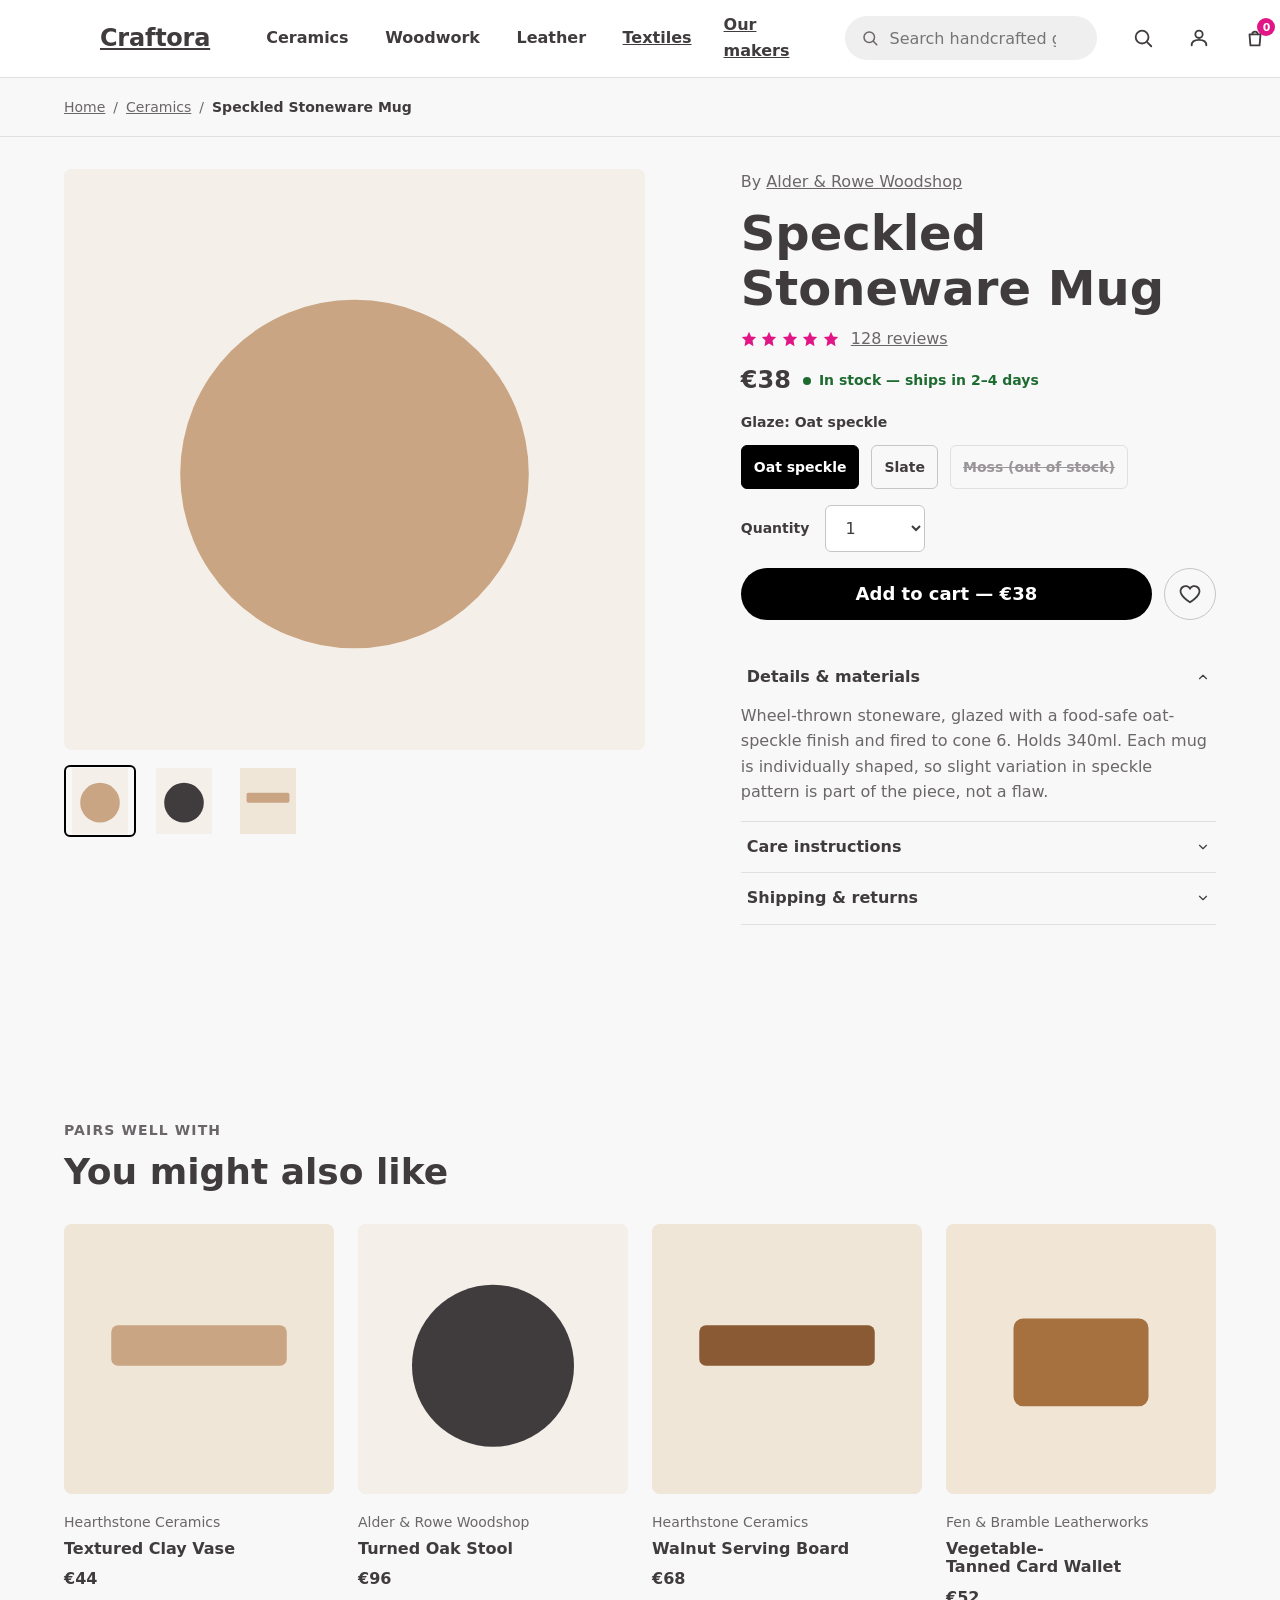
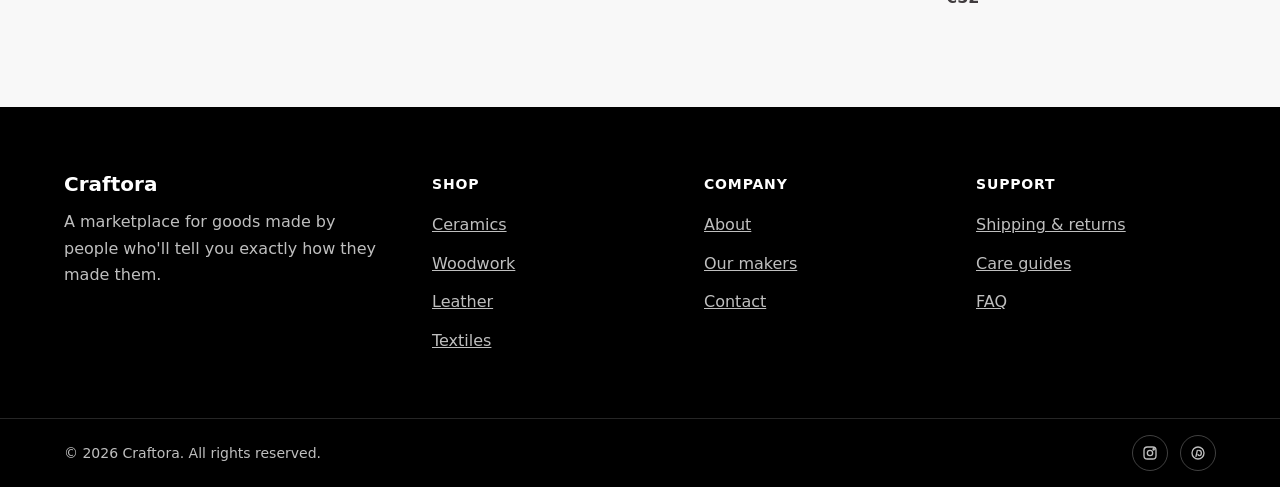
<file: product.html>
<!DOCTYPE html>
<html lang="en">
<head>
  <meta charset="UTF-8" />
  <meta name="viewport" content="width=device-width, initial-scale=1" />
  <title>Speckled Stoneware Mug — Craftora</title>
  <meta name="description" content="Wheel-thrown speckled stoneware mug by Alder & Rowe Woodshop. Food-safe glaze, 340ml capacity, individually shaped." />
  <link rel="canonical" href="/product.html" />
  <link rel="icon" href="favicon.svg" type="image/svg+xml" />
  <link rel="manifest" href="site.webmanifest" />
  <link rel="stylesheet" href="assets/css/tokens.css" />
  <link rel="stylesheet" href="assets/css/base.css" />
  <link rel="stylesheet" href="assets/css/layout.css" />
  <link rel="stylesheet" href="assets/css/components.css" />
</head>
<body>
<a class="skip-link" href="#main-content">Skip to content</a>

  <div class="page">
    <!-- ================= HEADER ================= -->
    <header class="site-header" id="site-header" data-header>
      <div class="container site-header__bar">
        <button class="icon-btn site-header__menu-toggle" type="button" data-mobile-menu-toggle aria-haspopup="dialog" aria-expanded="false" aria-controls="mobile-menu">
          <span class="sr-only">Open menu</span>
          <svg viewBox="0 0 24 24" fill="none" stroke="currentColor" stroke-width="2" aria-hidden="true"><path d="M3 6h18M3 12h18M3 18h18" stroke-linecap="round"/></svg>
        </button>

        <a class="site-header__logo" href="index.html">Craftora</a>

        <nav class="site-header__nav mega-nav" aria-label="Primary">
          <ul class="mega-nav__list">
            <li class="mega-nav__item">
              <button class="mega-nav__trigger" type="button" aria-expanded="false" aria-controls="panel-ceramics" data-mega-trigger="ceramics">
                Ceramics
                <svg class="mega-nav__chevron" viewBox="0 0 24 24" fill="none" stroke="currentColor" stroke-width="2" aria-hidden="true"><path d="M6 9l6 6 6-6" stroke-linecap="round" stroke-linejoin="round"/></svg>
              </button>
              <div class="mega-nav__panel" id="panel-ceramics" data-mega-panel="ceramics" role="group" aria-label="Ceramics categories">
                <div class="container mega-nav__grid">
                  <div>
                    <p class="mega-nav__group-title">Tableware</p>
                    <ul class="mega-nav__group-list">
                      <li><a class="mega-nav__link" href="collection.html?cat=mugs">Mugs &amp; cups</a></li>
                      <li><a class="mega-nav__link" href="collection.html?cat=bowls">Bowls</a></li>
                      <li><a class="mega-nav__link" href="collection.html?cat=plates">Plates &amp; platters</a></li>
                    </ul>
                  </div>
                  <div>
                    <p class="mega-nav__group-title">Home</p>
                    <ul class="mega-nav__group-list">
                      <li><a class="mega-nav__link" href="collection.html?cat=vases">Vases</a></li>
                      <li><a class="mega-nav__link" href="collection.html?cat=planters">Planters</a></li>
                      <li><a class="mega-nav__link" href="collection.html?cat=decor">Decorative objects</a></li>
                    </ul>
                  </div>
                  <figure class="mega-nav__feature">
                    <img src="assets/images/categories/ceramics-feature.svg" alt="Hand-thrown stoneware bowls stacked on a wooden shelf" width="480" height="360" loading="lazy" />
                    <figcaption>New this month: reclaimed-clay tableware</figcaption>
                  </figure>
                </div>
              </div>
            </li>
            <li class="mega-nav__item">
              <button class="mega-nav__trigger" type="button" aria-expanded="false" aria-controls="panel-wood" data-mega-trigger="wood">
                Woodwork
                <svg class="mega-nav__chevron" viewBox="0 0 24 24" fill="none" stroke="currentColor" stroke-width="2" aria-hidden="true"><path d="M6 9l6 6 6-6" stroke-linecap="round" stroke-linejoin="round"/></svg>
              </button>
              <div class="mega-nav__panel" id="panel-wood" data-mega-panel="wood" role="group" aria-label="Woodwork categories">
                <div class="container mega-nav__grid">
                  <div>
                    <p class="mega-nav__group-title">Kitchen</p>
                    <ul class="mega-nav__group-list">
                      <li><a class="mega-nav__link" href="collection.html?cat=boards">Cutting boards</a></li>
                      <li><a class="mega-nav__link" href="collection.html?cat=utensils">Utensils</a></li>
                    </ul>
                  </div>
                  <div>
                    <p class="mega-nav__group-title">Furniture</p>
                    <ul class="mega-nav__group-list">
                      <li><a class="mega-nav__link" href="collection.html?cat=stools">Stools &amp; seating</a></li>
                      <li><a class="mega-nav__link" href="collection.html?cat=shelving">Shelving</a></li>
                    </ul>
                  </div>
                  <figure class="mega-nav__feature">
                    <img src="assets/images/categories/wood-feature.svg" alt="Walnut cutting board with visible grain, resting on a counter" width="480" height="360" loading="lazy" />
                    <figcaption>Featured maker: Alder &amp; Rowe Woodshop</figcaption>
                  </figure>
                </div>
              </div>
            </li>
            <li class="mega-nav__item">
              <button class="mega-nav__trigger" type="button" aria-expanded="false" aria-controls="panel-leather" data-mega-trigger="leather">
                Leather
                <svg class="mega-nav__chevron" viewBox="0 0 24 24" fill="none" stroke="currentColor" stroke-width="2" aria-hidden="true"><path d="M6 9l6 6 6-6" stroke-linecap="round" stroke-linejoin="round"/></svg>
              </button>
              <div class="mega-nav__panel" id="panel-leather" data-mega-panel="leather" role="group" aria-label="Leather categories">
                <div class="container mega-nav__grid">
                  <div>
                    <p class="mega-nav__group-title">Carry</p>
                    <ul class="mega-nav__group-list">
                      <li><a class="mega-nav__link" href="collection.html?cat=bags">Bags</a></li>
                      <li><a class="mega-nav__link" href="collection.html?cat=wallets">Wallets</a></li>
                    </ul>
                  </div>
                  <div>
                    <p class="mega-nav__group-title">Desk</p>
                    <ul class="mega-nav__group-list">
                      <li><a class="mega-nav__link" href="collection.html?cat=desk-mats">Desk mats</a></li>
                      <li><a class="mega-nav__link" href="collection.html?cat=journals">Journal covers</a></li>
                    </ul>
                  </div>
                  <figure class="mega-nav__feature">
                    <img src="assets/images/categories/leather-feature.svg" alt="Tan leather satchel with brass buckle hardware" width="480" height="360" loading="lazy" />
                    <figcaption>Vegetable-tanned, full-grain only</figcaption>
                  </figure>
                </div>
              </div>
            </li>
            <li class="mega-nav__item">
              <a class="mega-nav__trigger" href="collection.html?cat=textiles">Textiles</a>
            </li>
            <li class="mega-nav__item">
              <a class="mega-nav__trigger" href="about.html">Our makers</a>
            </li>
          </ul>
        </nav>

        <div class="site-header__search">
          <div class="search" data-search>
            <form class="search__form" role="search" data-search-form>
              <label class="sr-only" for="site-search">Search products</label>
              <svg class="search__icon" viewBox="0 0 24 24" fill="none" stroke="currentColor" stroke-width="2" aria-hidden="true"><circle cx="11" cy="11" r="7"/><path d="M21 21l-4.3-4.3" stroke-linecap="round"/></svg>
              <input class="search__input" type="search" id="site-search" name="q" placeholder="Search handcrafted goods" autocomplete="off" data-search-input />
              <button class="search__clear" type="button" hidden data-search-clear>
                <span class="sr-only">Clear search</span>
                <svg viewBox="0 0 24 24" fill="none" stroke="currentColor" stroke-width="2" aria-hidden="true"><path d="M18 6L6 18M6 6l12 12" stroke-linecap="round"/></svg>
              </button>
            </form>
            <div class="search__results" id="search-results" role="listbox" aria-label="Search suggestions" hidden data-search-results></div>
          </div>
        </div>

        <div class="site-header__actions">
          <button class="icon-btn" type="button" aria-label="Search" data-mobile-search-toggle>
            <svg viewBox="0 0 24 24" fill="none" stroke="currentColor" stroke-width="2" aria-hidden="true"><circle cx="11" cy="11" r="7"/><path d="M21 21l-4.3-4.3" stroke-linecap="round"/></svg>
          </button>
          <button class="icon-btn" type="button" aria-label="Sign in" data-modal-target="signin-modal">
            <svg viewBox="0 0 24 24" fill="none" stroke="currentColor" stroke-width="2" aria-hidden="true"><circle cx="12" cy="8" r="4"/><path d="M4 20c0-4 3.5-6 8-6s8 2 8 6" stroke-linecap="round"/></svg>
          </button>
          <a class="icon-btn" href="cart.html" aria-label="Cart, 3 items" data-cart-link>
            <svg viewBox="0 0 24 24" fill="none" stroke="currentColor" stroke-width="2" aria-hidden="true"><path d="M6 8h12l-1 12H7L6 8Z" stroke-linejoin="round"/><path d="M9 8a3 3 0 0 1 6 0" stroke-linecap="round"/></svg>
            <span class="icon-btn__badge" data-cart-count>3</span>
          </a>
        </div>
      </div>
    </header>

    <!-- ================= MOBILE MENU ================= -->
    <div class="mobile-menu" id="mobile-menu" data-mobile-menu>
      <div class="mobile-menu__overlay" data-mobile-menu-close></div>
      <div class="mobile-menu__panel" role="dialog" aria-modal="true" aria-label="Site menu">
        <div class="mobile-menu__header">
          <span class="site-header__logo">Craftora</span>
          <button class="icon-btn" type="button" data-mobile-menu-close>
            <span class="sr-only">Close menu</span>
            <svg viewBox="0 0 24 24" fill="none" stroke="currentColor" stroke-width="2" aria-hidden="true"><path d="M18 6L6 18M6 6l12 12" stroke-linecap="round"/></svg>
          </button>
        </div>
        <div class="mobile-menu__body">
          <div class="mobile-menu__accordion">
            <h3>
              <button class="mobile-menu__accordion-trigger" type="button" aria-expanded="false" aria-controls="m-panel-ceramics">
                Ceramics
                <svg class="mega-nav__chevron" viewBox="0 0 24 24" fill="none" stroke="currentColor" stroke-width="2" aria-hidden="true"><path d="M6 9l6 6 6-6" stroke-linecap="round" stroke-linejoin="round"/></svg>
              </button>
            </h3>
            <div class="mobile-menu__accordion-panel" id="m-panel-ceramics" hidden>
              <a href="collection.html?cat=mugs">Mugs &amp; cups</a>
              <a href="collection.html?cat=bowls">Bowls</a>
              <a href="collection.html?cat=plates">Plates &amp; platters</a>
              <a href="collection.html?cat=vases">Vases</a>
            </div>
          </div>
          <div class="mobile-menu__accordion">
            <h3>
              <button class="mobile-menu__accordion-trigger" type="button" aria-expanded="false" aria-controls="m-panel-wood">
                Woodwork
                <svg class="mega-nav__chevron" viewBox="0 0 24 24" fill="none" stroke="currentColor" stroke-width="2" aria-hidden="true"><path d="M6 9l6 6 6-6" stroke-linecap="round" stroke-linejoin="round"/></svg>
              </button>
            </h3>
            <div class="mobile-menu__accordion-panel" id="m-panel-wood" hidden>
              <a href="collection.html?cat=boards">Cutting boards</a>
              <a href="collection.html?cat=stools">Stools &amp; seating</a>
              <a href="collection.html?cat=shelving">Shelving</a>
            </div>
          </div>
          <div class="mobile-menu__accordion">
            <h3>
              <button class="mobile-menu__accordion-trigger" type="button" aria-expanded="false" aria-controls="m-panel-leather">
                Leather
                <svg class="mega-nav__chevron" viewBox="0 0 24 24" fill="none" stroke="currentColor" stroke-width="2" aria-hidden="true"><path d="M6 9l6 6 6-6" stroke-linecap="round" stroke-linejoin="round"/></svg>
              </button>
            </h3>
            <div class="mobile-menu__accordion-panel" id="m-panel-leather" hidden>
              <a href="collection.html?cat=bags">Bags</a>
              <a href="collection.html?cat=wallets">Wallets</a>
              <a href="collection.html?cat=journals">Journal covers</a>
            </div>
          </div>
          <a href="collection.html?cat=textiles" class="mobile-menu__accordion-trigger" style="text-decoration:none;">Textiles</a>
          <a href="about.html" class="mobile-menu__accordion-trigger" style="text-decoration:none;">Our makers</a>
        </div>
        <div class="mobile-menu__footer">
          <a class="btn btn--secondary btn--full" href="cart.html">View cart</a>
          <a class="btn btn--ghost btn--full" href="contact.html">Contact us</a>
        </div>
      </div>
    </div>

    <!-- ================= SIGN IN MODAL ================= -->
    <div class="modal" id="signin-modal" data-modal="signin-modal">
      <div class="modal__overlay" data-modal-close></div>
      <div class="modal__dialog" role="dialog" aria-modal="true" aria-labelledby="signin-title">
        <div class="modal__header">
          <h2 class="modal__title" id="signin-title">Sign in</h2>
          <button class="icon-btn" type="button" data-modal-close aria-label="Close dialog">
            <svg viewBox="0 0 24 24" fill="none" stroke="currentColor" stroke-width="2" aria-hidden="true"><path d="M18 6L6 18M6 6l12 12" stroke-linecap="round"/></svg>
          </button>
        </div>
        <div class="modal__body">
          <form class="stack" novalidate>
            <div class="field">
              <label class="field__label" for="signin-email">Email address</label>
              <input class="input" type="email" id="signin-email" name="email" autocomplete="email" />
            </div>
            <div class="field">
              <label class="field__label" for="signin-password">Password</label>
              <input class="input" type="password" id="signin-password" name="password" autocomplete="current-password" />
            </div>
            <button class="btn btn--primary btn--full" type="submit">Sign in</button>
          </form>
        </div>
        <div class="modal__footer" style="justify-content:center;">
          <p class="text-sm text-muted">New to Craftora? <a href="contact.html" style="color:var(--color-text-secondary); text-decoration:underline;">Get in touch</a></p>
        </div>
      </div>
    </div>

        <main class="page__main" id="main-content">
      <div class="container breadcrumb-row">
        <nav class="breadcrumb" aria-label="Breadcrumb">
          <a href="index.html">Home</a>
          <span aria-hidden="true">/</span>
          <a href="collection.html?cat=ceramics">Ceramics</a>
          <span aria-hidden="true">/</span>
          <span aria-current="page">Speckled Stoneware Mug</span>
        </nav>
      </div>

      <section class="section container" style="padding-top: var(--space-10);">
        <div class="layout-split layout-split--pdp">
          <!-- Gallery -->
          <div>
            <div class="gallery__main">
              <img data-gallery-main src="assets/images/products/product-01.svg" alt="Speckled stoneware mug with natural clay glaze, front view" width="600" height="600" loading="eager" fetchpriority="high" />
            </div>
            <div class="gallery__thumbs" role="group" aria-label="Product images">
              <button class="gallery__thumb" type="button" data-gallery-thumb data-full-src="assets/images/products/product-01.svg" data-full-alt="Speckled stoneware mug with natural clay glaze, front view" aria-current="true">
                <img src="assets/images/products/product-01.svg" alt="" width="72" height="72" loading="lazy" />
              </button>
              <button class="gallery__thumb" type="button" data-gallery-thumb data-full-src="assets/images/products/product-05.svg" data-full-alt="Speckled stoneware mug, handle detail" aria-current="false">
                <img src="assets/images/products/product-05.svg" alt="" width="72" height="72" loading="lazy" />
              </button>
              <button class="gallery__thumb" type="button" data-gallery-thumb data-full-src="assets/images/products/product-06.svg" data-full-alt="Speckled stoneware mug, on a wooden shelf" aria-current="false">
                <img src="assets/images/products/product-06.svg" alt="" width="72" height="72" loading="lazy" />
              </button>
            </div>
          </div>

          <!-- Details -->
          <div>
            <p class="product-detail__maker">By <a href="about.html#makers" style="text-decoration:underline;">Alder &amp; Rowe Woodshop</a></p>
            <h1>Speckled Stoneware Mug</h1>
            <div class="u-flex u-items-center u-gap-3" style="margin-top: var(--space-5);">
              <div class="testimonial__rating" aria-hidden="true">
                <svg viewBox="0 0 20 20" width="16" height="16" fill="currentColor"><path d="M10 1l2.6 5.9L19 7.6l-4.6 4.3L15.6 19 10 15.6 4.4 19l1.2-7.1L1 7.6l6.4-.7L10 1z"/></svg>
                <svg viewBox="0 0 20 20" width="16" height="16" fill="currentColor"><path d="M10 1l2.6 5.9L19 7.6l-4.6 4.3L15.6 19 10 15.6 4.4 19l1.2-7.1L1 7.6l6.4-.7L10 1z"/></svg>
                <svg viewBox="0 0 20 20" width="16" height="16" fill="currentColor"><path d="M10 1l2.6 5.9L19 7.6l-4.6 4.3L15.6 19 10 15.6 4.4 19l1.2-7.1L1 7.6l6.4-.7L10 1z"/></svg>
                <svg viewBox="0 0 20 20" width="16" height="16" fill="currentColor"><path d="M10 1l2.6 5.9L19 7.6l-4.6 4.3L15.6 19 10 15.6 4.4 19l1.2-7.1L1 7.6l6.4-.7L10 1z"/></svg>
                <svg viewBox="0 0 20 20" width="16" height="16" fill="currentColor"><path d="M10 1l2.6 5.9L19 7.6l-4.6 4.3L15.6 19 10 15.6 4.4 19l1.2-7.1L1 7.6l6.4-.7L10 1z"/></svg>
              </div>
              <a href="#reviews" class="text-sm text-muted" style="text-decoration:underline;">128 reviews</a>
            </div>

            <div class="product-detail__price-row">
              <span class="product-detail__price">€38</span>
              <span class="stock-status stock-status--in">In stock — ships in 2–4 days</span>
            </div>

            <form class="stack" data-pdp-add-form data-product-id="speckled-mug">
              <div>
                <p class="field__label" id="glaze-label" style="margin-bottom: var(--space-5);">Glaze: <span data-swatch-selected-label>Oat speckle</span></p>
                <div class="swatches" role="group" aria-labelledby="glaze-label" data-swatch-group>
                  <button class="swatch" type="button" data-swatch aria-pressed="true">Oat speckle</button>
                  <button class="swatch" type="button" data-swatch aria-pressed="false">Slate</button>
                  <button class="swatch" type="button" data-swatch aria-pressed="false" disabled>Moss (out of stock)</button>
                </div>
              </div>

              <div class="u-flex u-items-center u-gap-4">
                <label class="field__label" for="pdp-qty">Quantity</label>
                <select class="select" id="pdp-qty" data-pdp-qty style="max-width: 100px;">
                  <option value="1">1</option>
                  <option value="2">2</option>
                  <option value="3">3</option>
                  <option value="4">4</option>
                </select>
              </div>

              <div class="u-flex u-gap-3" style="flex-wrap: wrap;">
                <button class="btn btn--primary btn--lg" type="submit" style="flex: 1;">Add to cart — €38</button>
                <button class="icon-btn" type="button" style="border: 1px solid var(--color-border-default); width: 52px; height: 52px;" aria-pressed="false" aria-label="Add to wishlist">
                  <svg viewBox="0 0 24 24" fill="none" stroke="currentColor" stroke-width="2" aria-hidden="true"><path d="M12 21s-7-4.5-9.5-9A5.5 5.5 0 0 1 12 6a5.5 5.5 0 0 1 9.5 6c-2.5 4.5-9.5 9-9.5 9Z"/></svg>
                </button>
              </div>
            </form>

            <div style="margin-top: var(--space-10);">
              <div class="accordion-item">
                <h2>
                  <button class="accordion-trigger" type="button" data-accordion-trigger aria-expanded="true" aria-controls="acc-details">
                    Details &amp; materials
                    <svg class="mega-nav__chevron" viewBox="0 0 24 24" width="16" height="16" fill="none" stroke="currentColor" stroke-width="2" aria-hidden="true"><path d="M6 9l6 6 6-6" stroke-linecap="round" stroke-linejoin="round"/></svg>
                  </button>
                </h2>
                <div class="accordion-panel" id="acc-details">
                  <p>Wheel-thrown stoneware, glazed with a food-safe oat-speckle finish and fired to cone 6. Holds 340ml. Each mug is individually shaped, so slight variation in speckle pattern is part of the piece, not a flaw.</p>
                </div>
              </div>
              <div class="accordion-item">
                <h2>
                  <button class="accordion-trigger" type="button" data-accordion-trigger aria-expanded="false" aria-controls="acc-care">
                    Care instructions
                    <svg class="mega-nav__chevron" viewBox="0 0 24 24" width="16" height="16" fill="none" stroke="currentColor" stroke-width="2" aria-hidden="true"><path d="M6 9l6 6 6-6" stroke-linecap="round" stroke-linejoin="round"/></svg>
                  </button>
                </h2>
                <div class="accordion-panel" id="acc-care" hidden>
                  <p>Dishwasher and microwave safe. For best long-term results, hand washing is recommended to preserve the glaze finish.</p>
                </div>
              </div>
              <div class="accordion-item">
                <h2>
                  <button class="accordion-trigger" type="button" data-accordion-trigger aria-expanded="false" aria-controls="acc-shipping">
                    Shipping &amp; returns
                    <svg class="mega-nav__chevron" viewBox="0 0 24 24" width="16" height="16" fill="none" stroke="currentColor" stroke-width="2" aria-hidden="true"><path d="M6 9l6 6 6-6" stroke-linecap="round" stroke-linejoin="round"/></svg>
                  </button>
                </h2>
                <div class="accordion-panel" id="acc-shipping" hidden>
                  <p>Ships in reusable, low-waste packaging within 2–4 business days. Free shipping on orders over €75. Returns accepted within 30 days in original condition.</p>
                </div>
              </div>
            </div>
          </div>
        </div>
      </section>

      <section class="section container" aria-labelledby="related-heading">
        <div class="section__header">
          <p class="section__eyebrow">Pairs well with</p>
          <h2 id="related-heading">You might also like</h2>
        </div>
        <div class="grid grid--4">
          <article class="product-card">
            <div class="product-card__media-wrap">
              <a class="product-card__link" href="product.html?id=clay-vase"><img class="product-card__img" src="assets/images/products/product-06.svg" alt="Textured clay vase with matte glaze" width="400" height="400" loading="lazy" /></a>
              <div class="product-card__quick-add"><button class="btn btn--secondary btn--full btn--sm" type="button" data-quick-add="clay-vase" style="background-color:var(--color-surface-raised);">Quick add</button></div>
            </div>
            <p class="product-card__maker">Hearthstone Ceramics</p>
            <h3 class="product-card__title">Textured Clay Vase</h3>
            <div class="product-card__price-row"><span class="product-card__price">€44</span></div>
          </article>
          <article class="product-card">
            <div class="product-card__media-wrap">
              <a class="product-card__link" href="product.html?id=oak-stool"><img class="product-card__img" src="assets/images/products/product-05.svg" alt="Turned solid oak stool" width="400" height="400" loading="lazy" /></a>
              <div class="product-card__quick-add"><button class="btn btn--secondary btn--full btn--sm" type="button" data-quick-add="oak-stool" style="background-color:var(--color-surface-raised);">Quick add</button></div>
            </div>
            <p class="product-card__maker">Alder &amp; Rowe Woodshop</p>
            <h3 class="product-card__title">Turned Oak Stool</h3>
            <div class="product-card__price-row"><span class="product-card__price">€96</span></div>
          </article>
          <article class="product-card">
            <div class="product-card__media-wrap">
              <a class="product-card__link" href="product.html?id=walnut-board"><img class="product-card__img" src="assets/images/products/product-02.svg" alt="Walnut serving board" width="400" height="400" loading="lazy" /></a>
              <div class="product-card__quick-add"><button class="btn btn--secondary btn--full btn--sm" type="button" data-quick-add="walnut-board" style="background-color:var(--color-surface-raised);">Quick add</button></div>
            </div>
            <p class="product-card__maker">Hearthstone Ceramics</p>
            <h3 class="product-card__title">Walnut Serving Board</h3>
            <div class="product-card__price-row"><span class="product-card__price">€68</span></div>
          </article>
          <article class="product-card">
            <div class="product-card__media-wrap">
              <a class="product-card__link" href="product.html?id=leather-wallet"><img class="product-card__img" src="assets/images/products/product-03.svg" alt="Vegetable-tanned leather card wallet" width="400" height="400" loading="lazy" /></a>
              <div class="product-card__quick-add"><button class="btn btn--secondary btn--full btn--sm" type="button" data-quick-add="leather-wallet" style="background-color:var(--color-surface-raised);">Quick add</button></div>
            </div>
            <p class="product-card__maker">Fen &amp; Bramble Leatherworks</p>
            <h3 class="product-card__title">Vegetable-Tanned Card Wallet</h3>
            <div class="product-card__price-row"><span class="product-card__price">€52</span></div>
          </article>
        </div>
      </section>
    </main>

<!-- ================= FOOTER ================= -->
    <footer class="site-footer">
      <div class="container site-footer__top">
        <div>
          <p class="site-footer__brand">Craftora</p>
          <p class="site-footer__tagline">A marketplace for goods made by people who'll tell you exactly how they made them.</p>
        </div>
        <div>
          <p class="site-footer__heading">Shop</p>
          <ul class="site-footer__list">
            <li><a href="collection.html?cat=ceramics">Ceramics</a></li>
            <li><a href="collection.html?cat=woodwork">Woodwork</a></li>
            <li><a href="collection.html?cat=leather">Leather</a></li>
            <li><a href="collection.html?cat=textiles">Textiles</a></li>
          </ul>
        </div>
        <div>
          <p class="site-footer__heading">Company</p>
          <ul class="site-footer__list">
            <li><a href="about.html">About</a></li>
            <li><a href="about.html#makers">Our makers</a></li>
            <li><a href="contact.html">Contact</a></li>
          </ul>
        </div>
        <div>
          <p class="site-footer__heading">Support</p>
          <ul class="site-footer__list">
            <li><a href="contact.html">Shipping &amp; returns</a></li>
            <li><a href="contact.html">Care guides</a></li>
            <li><a href="contact.html">FAQ</a></li>
          </ul>
        </div>
      </div>
      <div class="container site-footer__bottom">
        <p>© 2026 Craftora. All rights reserved.</p>
        <div class="site-footer__socials">
          <a href="#" aria-label="Craftora on Instagram"><svg viewBox="0 0 24 24" fill="none" stroke="currentColor" stroke-width="2" aria-hidden="true"><rect x="3" y="3" width="18" height="18" rx="5"/><circle cx="12" cy="12" r="4"/><circle cx="17.5" cy="6.5" r="1"/></svg></a>
          <a href="#" aria-label="Craftora on Pinterest"><svg viewBox="0 0 24 24" fill="none" stroke="currentColor" stroke-width="2" aria-hidden="true"><circle cx="12" cy="12" r="9"/><path d="M9 17l2-9m2 0c3 0 4 2 4 4s-1 4-3 4-2-1-2-2" stroke-linecap="round"/></svg></a>
        </div>
      </div>
    </footer>
  </div>

  <div class="toast-region" id="toast-region" aria-live="polite" aria-atomic="true" data-toast-region></div>

  <script src="assets/js/utils/dom.js"></script>
  <script src="assets/js/utils/a11y.js"></script>
  <script src="assets/js/modules/mega-nav.js"></script>
  <script src="assets/js/modules/search.js"></script>
  <script src="assets/js/modules/cart.js"></script>
  <script src="assets/js/modules/modal.js"></script>
  <script src="assets/js/modules/product-gallery.js"></script>
  <script src="assets/js/app.js"></script>
</body>
</html>
</file>
<file: assets/css/tokens.css>
/* ==========================================================================
   Craftora — Design Tokens
   Source of truth: DESIGN.md (Trouwkaarten maken technical token export).
   Brand name, copy, and layout are original to Craftora; only the raw
   token values (color/type/space/radius/motion) come from DESIGN.md.

   Accessibility adjustments (documented, not silent):
   1. `--color-surface-base` (#000000) is reserved for dark accent surfaces
      (header, footer, CTA banner) — NOT the page background — so we are
      never forced into pure-white-on-pure-black body text at scale.
   2. `--color-text-inverse` (#bfbfbf) is restricted to decorative /
      non-text or large-scale (>=24px bold / 31px regular) use on dark
      surfaces. It fails 4.5:1 for body text and must never be used for
      body copy, form labels, or small UI text.
   3. `--color-text-secondary` (#e11586) is restricted to non-text UI
      (borders, icons, focus accents, badges >=18.66px bold) and large
      headings. For inline links/body text on light surfaces we pair it
      with an underline and `--color-text-primary` for the glyph color,
      so meaning never depends on color alone (WCAG 1.4.1).
   ========================================================================== */

:root {
  /* ---- Color: semantic surfaces ---- */
  --color-surface-base: #000000;      /* dark accent surface: header/footer/CTA */
  --color-surface-muted: #f8f8f8;     /* primary page background */
  --color-surface-raised: #ffffff;    /* cards, panels, modals on muted bg */
  --color-surface-sunken: #efefef;    /* wells, input backgrounds, skeletons */

  /* ---- Color: text ---- */
  --color-text-primary: #403c3e;      /* body copy, headings on light surfaces */
  --color-text-secondary: #e11586;    /* accent — non-text UI + large text only */
  --color-text-tertiary: #ffffff;     /* text on dark surfaces */
  --color-text-inverse: #bfbfbf;      /* muted text on dark surfaces, large-scale only */
  --color-text-muted: #6b6669;        /* AA-safe muted text on light surfaces (derived) */
  --color-text-disabled: #9a9598;     /* disabled text on light surfaces */

  /* ---- Color: borders ---- */
  --color-border-subtle: #e2dfe0;
  --color-border-default: #c9c5c7;
  --color-border-strong: #403c3e;
  --color-border-accent: #e11586;

  /* ---- Color: feedback (derived, AA-checked against raised/muted) ---- */
  --color-success-text: #1e6b30;
  --color-success-surface: #e9f6ec;
  --color-success-border: #a9dab5;
  --color-error-text: #b3261e;
  --color-error-surface: #fbeceb;
  --color-error-border: #f0b4b0;
  --color-warning-text: #7a5b00;
  --color-warning-surface: #fbf3d9;
  --color-warning-border: #e8cf7a;

  /* ---- Color: interactive ---- */
  --color-action-primary-bg: var(--color-surface-base);
  --color-action-primary-text: var(--color-text-tertiary);
  --color-action-primary-bg-hover: #1a1a1a;
  --color-action-primary-bg-active: #2e2e2e;

  --color-action-secondary-bg: transparent;
  --color-action-secondary-text: var(--color-text-primary);
  --color-action-secondary-border: var(--color-border-strong);
  --color-action-secondary-bg-hover: var(--color-surface-sunken);

  --color-focus-ring: #1a5cff; /* distinct from accent pink for reliable 3:1 non-text contrast on all surfaces */

  /* ---- Typography: family ---- */
  --font-family-primary: "Source Sans Pro", "Source Fallback", system-ui,
    -apple-system, "Segoe UI", Roboto, Ubuntu, Cantarell, "Noto Sans",
    sans-serif;

  /* ---- Typography: scale (DESIGN.md base scale) ---- */
  --font-size-xs: 14px;
  --font-size-sm: 16px;
  --font-size-md: 18px;
  --font-size-lg: 20px;
  --font-size-xl: 24px;
  --font-size-2xl: 28px;
  --font-size-3xl: 36px;
  /* Extended step for hero/display use — continues the scale's growth
     ratio (~1.28x) rather than introducing an arbitrary value. */
  --font-size-4xl: 48px;

  --font-weight-regular: 400;
  --font-weight-medium: 600;
  --font-weight-bold: 700;

  --font-line-height-base: 26.4px;
  --font-line-height-tight: 1.15;
  --font-line-height-snug: 1.35;
  --font-line-height-relaxed: 1.6;

  /* ---- Spacing (DESIGN.md component scale, space-1..8) ---- */
  --space-1: 1px;
  --space-2: 4px;
  --space-3: 4.5px;
  --space-4: 8px;
  --space-5: 10px;
  --space-6: 12px;
  --space-7: 15px;
  --space-8: 16px;
  /* Extended layout-level steps (multiples of space-8) for section and
     page-level rhythm, which the base component scale doesn't cover. */
  --space-9: 24px;
  --space-10: 32px;
  --space-11: 48px;
  --space-12: 64px;
  --space-13: 96px;

  /* ---- Radius ---- */
  --radius-xs: 3px;
  --radius-sm: 4px;
  --radius-md: 6px;
  --radius-lg: 8px;
  --radius-xl: 50px; /* pill */

  /* ---- Shadow (derived, subtle — matches "clean, functional" style) ---- */
  --shadow-sm: 0 1px 2px rgba(64, 60, 62, 0.08);
  --shadow-md: 0 4px 12px rgba(64, 60, 62, 0.10);
  --shadow-lg: 0 12px 32px rgba(64, 60, 62, 0.16);
  --shadow-focus: 0 0 0 3px rgba(26, 92, 255, 0.35);

  /* ---- Motion ---- */
  --motion-duration-instant: 100ms;
  --motion-duration-fast: 300ms;
  --motion-easing-standard: cubic-bezier(0.2, 0, 0, 1);

  /* ---- Layout ---- */
  --container-max: 1280px;
  --container-padding-inline: var(--space-8);
  --header-height: 72px;
  --z-header: 100;
  --z-mega-nav: 110;
  --z-mobile-menu: 120;
  --z-modal: 130;
  --z-toast: 140;
}

@media (min-width: 768px) {
  :root {
    --container-padding-inline: var(--space-10);
  }
}

@media (min-width: 1280px) {
  :root {
    --container-padding-inline: var(--space-12);
  }
}
</file>
<file: assets/css/base.css>
/* ==========================================================================
   Craftora — Base
   Reset, base element styling, and reusable utility classes.
   ========================================================================== */

/* ---- Reset ---- */
*,
*::before,
*::after {
  box-sizing: border-box;
}

* {
  margin: 0;
}

html {
  -webkit-text-size-adjust: 100%;
  scroll-behavior: smooth;
}

@media (prefers-reduced-motion: reduce) {
  html {
    scroll-behavior: auto;
  }
  *,
  *::before,
  *::after {
    animation-duration: 0.01ms !important;
    animation-iteration-count: 1 !important;
    transition-duration: 0.01ms !important;
    scroll-behavior: auto !important;
  }
}

body {
  min-height: 100svh;
  font-family: var(--font-family-primary);
  font-size: var(--font-size-sm);
  font-weight: var(--font-weight-regular);
  line-height: var(--font-line-height-base);
  color: var(--color-text-primary);
  background-color: var(--color-surface-muted);
  text-rendering: optimizeLegibility;
  -webkit-font-smoothing: antialiased;
}

img,
picture,
svg,
video {
  display: block;
  max-width: 100%;
}

img {
  height: auto;
}

input,
button,
textarea,
select {
  font: inherit;
  color: inherit;
}

button {
  background: none;
  border: none;
  cursor: pointer;
}

a {
  color: inherit;
  text-decoration-color: currentColor;
}

ul,
ol {
  list-style: none;
  padding: 0;
}

table {
  border-collapse: collapse;
}

h1, h2, h3, h4, h5, h6 {
  font-weight: var(--font-weight-bold);
  line-height: var(--font-line-height-tight);
  text-wrap: balance;
}

p {
  text-wrap: pretty;
}

/* ---- Type scale ---- */
h1, .text-4xl { font-size: var(--font-size-4xl); }
h2, .text-3xl { font-size: var(--font-size-3xl); }
h3, .text-2xl { font-size: var(--font-size-2xl); }
h4, .text-xl  { font-size: var(--font-size-xl); }
h5, .text-lg  { font-size: var(--font-size-lg); }
h6, .text-md  { font-size: var(--font-size-md); }
.text-sm { font-size: var(--font-size-sm); }
.text-xs { font-size: var(--font-size-xs); }

@media (max-width: 767px) {
  h1, .text-4xl { font-size: var(--font-size-3xl); }
  h2, .text-3xl { font-size: var(--font-size-2xl); }
  h3, .text-2xl { font-size: var(--font-size-xl); }
}

.text-muted { color: var(--color-text-muted); }
.text-accent-large {
  /* only ever apply to large-scale text, per token usage rule */
  color: var(--color-text-secondary);
}

/* ---- Focus-visible (global, non-negotiable) ---- */
:focus {
  outline: none;
}

:focus-visible {
  outline: 3px solid var(--color-focus-ring);
  outline-offset: 2px;
  border-radius: var(--radius-xs);
}

/* Dark-surface contexts need a light-safe focus ring that stays visible */
.on-dark :focus-visible {
  outline-color: #ffffff;
  box-shadow: 0 0 0 5px rgba(255, 255, 255, 0.25);
}

/* ---- Selection ---- */
::selection {
  background-color: var(--color-text-secondary);
  color: var(--color-text-tertiary);
}

/* ---- Screen-reader only ---- */
.sr-only {
  position: absolute;
  width: 1px;
  height: 1px;
  padding: 0;
  margin: -1px;
  overflow: hidden;
  clip: rect(0, 0, 0, 0);
  white-space: nowrap;
  border: 0;
}

.skip-link {
  position: absolute;
  top: -100%;
  left: var(--space-8);
  z-index: var(--z-toast);
  padding: var(--space-6) var(--space-8);
  background: var(--color-surface-base);
  color: var(--color-text-tertiary);
  border-radius: var(--radius-sm);
  transition: top var(--motion-duration-fast) var(--motion-easing-standard);
}

.skip-link:focus-visible {
  top: var(--space-4);
}

/* ---- Utilities ---- */
.visually-hidden-focusable:not(:focus):not(:focus-within) {
  position: absolute;
  width: 1px;
  height: 1px;
  overflow: hidden;
  clip: rect(0, 0, 0, 0);
}

.u-flex { display: flex; }
.u-flex-col { display: flex; flex-direction: column; }
.u-items-center { align-items: center; }
.u-justify-between { justify-content: space-between; }
.u-justify-center { justify-content: center; }
.u-gap-2 { gap: var(--space-4); }
.u-gap-3 { gap: var(--space-6); }
.u-gap-4 { gap: var(--space-8); }
.u-gap-5 { gap: var(--space-9); }

.u-truncate {
  overflow: hidden;
  text-overflow: ellipsis;
  white-space: nowrap;
}

.u-clamp-2 {
  display: -webkit-box;
  -webkit-line-clamp: 2;
  -webkit-box-orient: vertical;
  overflow: hidden;
}

[hidden] {
  display: none !important;
}
</file>
<file: assets/css/layout.css>
/* ==========================================================================
   Craftora — Layout
   Container, grid primitives, and page-section rhythm. Mobile-first.
   ========================================================================== */

.container {
  width: 100%;
  max-width: var(--container-max);
  margin-inline: auto;
  padding-inline: var(--container-padding-inline);
}

.section {
  padding-block: var(--space-11);
}

@media (min-width: 768px) {
  .section { padding-block: var(--space-12); }
}

@media (min-width: 1280px) {
  .section { padding-block: var(--space-13); }
}

.section__header {
  display: flex;
  flex-direction: column;
  gap: var(--space-4);
  margin-bottom: var(--space-10);
  max-width: 60ch;
}

@media (min-width: 768px) {
  .section__header--split {
    flex-direction: row;
    align-items: flex-end;
    justify-content: space-between;
    max-width: none;
  }
}

.section__eyebrow {
  font-size: var(--font-size-xs);
  font-weight: var(--font-weight-bold);
  letter-spacing: 0.08em;
  text-transform: uppercase;
  color: var(--color-text-muted);
}

/* ---- Grids ---- */
.grid {
  display: grid;
  gap: var(--space-9);
}

.grid--2 { grid-template-columns: repeat(1, 1fr); }
.grid--3 { grid-template-columns: repeat(1, 1fr); }
.grid--4 { grid-template-columns: repeat(2, 1fr); }

@media (min-width: 600px) {
  .grid--2 { grid-template-columns: repeat(2, 1fr); }
  .grid--3 { grid-template-columns: repeat(2, 1fr); }
  .grid--4 { grid-template-columns: repeat(3, 1fr); }
}

@media (min-width: 900px) {
  .grid--3 { grid-template-columns: repeat(3, 1fr); }
  .grid--4 { grid-template-columns: repeat(4, 1fr); }
}

@media (min-width: 1280px) {
  .grid--2 { gap: var(--space-11); }
  .grid--3 { gap: var(--space-10); }
  .grid--4 { gap: var(--space-9); }
}

/* ---- Page shell ---- */
.page {
  display: flex;
  flex-direction: column;
  min-height: 100svh;
}

.page__main {
  flex: 1 1 auto;
}

/* ---- Two-column layout (PDP, Collection with filters) ---- */
.layout-split {
  display: grid;
  gap: var(--space-10);
}

@media (min-width: 900px) {
  .layout-split--filters {
    grid-template-columns: 260px 1fr;
    align-items: start;
  }
  .layout-split--pdp {
    grid-template-columns: 1fr 1fr;
    align-items: start;
  }
}

@media (min-width: 1280px) {
  .layout-split--pdp {
    grid-template-columns: 1.1fr 0.9fr;
    gap: var(--space-13);
  }
}

/* ---- Breadcrumb row ---- */
.breadcrumb-row {
  padding-block: var(--space-8);
  border-bottom: 1px solid var(--color-border-subtle);
}

/* ---- Stack utility for form/detail rhythm ---- */
.stack > * + * {
  margin-top: var(--space-8);
}

.stack--tight > * + * {
  margin-top: var(--space-6);
}

.stack--loose > * + * {
  margin-top: var(--space-10);
}
</file>
<file: assets/css/components.css>
/* ==========================================================================
   Craftora — Components (BEM)
   ========================================================================== */

/* ==========================================================================
   Button
   Anatomy: .btn > (icon?) + label
   Variants: --primary (default), --secondary, --ghost, --danger
   Sizes: default, --sm, --lg
   States: hover, active, focus-visible, disabled, loading
   ========================================================================== */
.btn {
  display: inline-flex;
  align-items: center;
  justify-content: center;
  gap: var(--space-4);
  min-height: 44px; /* touch target */
  padding: var(--space-6) var(--space-9);
  border-radius: var(--radius-xl);
  border: 1px solid transparent;
  font-size: var(--font-size-sm);
  font-weight: var(--font-weight-medium);
  line-height: 1;
  white-space: nowrap;
  cursor: pointer;
  transition: background-color var(--motion-duration-fast) var(--motion-easing-standard),
    border-color var(--motion-duration-fast) var(--motion-easing-standard),
    color var(--motion-duration-fast) var(--motion-easing-standard),
    transform var(--motion-duration-instant) var(--motion-easing-standard);
}

.btn:active {
  transform: translateY(1px);
}

.btn--primary {
  background-color: var(--color-action-primary-bg);
  color: var(--color-action-primary-text);
}
.btn--primary:hover { background-color: var(--color-action-primary-bg-hover); }
.btn--primary:active { background-color: var(--color-action-primary-bg-active); }

.btn--secondary {
  background-color: var(--color-action-secondary-bg);
  color: var(--color-action-secondary-text);
  border-color: var(--color-action-secondary-border);
}
.btn--secondary:hover { background-color: var(--color-action-secondary-bg-hover); }

.btn--ghost {
  background-color: transparent;
  color: var(--color-text-primary);
  padding-inline: var(--space-6);
}
.btn--ghost:hover { background-color: var(--color-surface-sunken); }

.btn--danger {
  background-color: var(--color-error-text);
  color: #ffffff;
}
.btn--danger:hover { background-color: #921f19; }

.btn--sm { min-height: 36px; padding: var(--space-4) var(--space-7); font-size: var(--font-size-xs); }
.btn--lg { min-height: 52px; padding: var(--space-7) var(--space-10); font-size: var(--font-size-md); }
.btn--full { width: 100%; }

.btn:disabled,
.btn[aria-disabled="true"] {
  cursor: not-allowed;
  opacity: 0.5;
  transform: none;
}

.btn--loading {
  color: transparent;
  pointer-events: none;
  position: relative;
}
.btn--loading::after {
  content: "";
  position: absolute;
  width: 18px;
  height: 18px;
  border-radius: 50%;
  border: 2px solid currentColor;
  border-top-color: transparent;
  color: var(--color-action-primary-text);
  animation: btn-spin 700ms linear infinite;
}
.btn--secondary.btn--loading::after,
.btn--ghost.btn--loading::after {
  color: var(--color-text-primary);
}

@keyframes btn-spin {
  to { transform: rotate(360deg); }
}

.btn__icon {
  width: 18px;
  height: 18px;
  flex-shrink: 0;
}

/* ==========================================================================
   Forms
   Anatomy: .field > .field__label + .field__control + .field__hint/.field__error
   States: default, hover, focus-visible, disabled, error, filled
   Keyboard: native tab order; error announced via aria-live + aria-describedby
   ========================================================================== */
.field {
  display: flex;
  flex-direction: column;
  gap: var(--space-4);
}

.field__label {
  font-size: var(--font-size-xs);
  font-weight: var(--font-weight-medium);
  color: var(--color-text-primary);
}

.field__label .field__optional {
  color: var(--color-text-muted);
  font-weight: var(--font-weight-regular);
}

.field__required {
  color: var(--color-error-text);
}

.input,
.select,
.textarea {
  width: 100%;
  min-height: 44px;
  padding: var(--space-6) var(--space-7);
  background-color: var(--color-surface-raised);
  border: 1px solid var(--color-border-default);
  border-radius: var(--radius-md);
  color: var(--color-text-primary);
  transition: border-color var(--motion-duration-instant) var(--motion-easing-standard);
}

.textarea {
  min-height: 120px;
  resize: vertical;
}

.input::placeholder,
.textarea::placeholder {
  color: var(--color-text-muted);
}

.input:hover,
.select:hover,
.textarea:hover {
  border-color: var(--color-border-strong);
}

.input:focus-visible,
.select:focus-visible,
.textarea:focus-visible {
  border-color: var(--color-focus-ring);
  outline: 3px solid var(--color-focus-ring);
  outline-offset: 1px;
}

.input:disabled,
.select:disabled,
.textarea:disabled {
  background-color: var(--color-surface-sunken);
  color: var(--color-text-disabled);
  cursor: not-allowed;
}

.field--error .input,
.field--error .select,
.field--error .textarea {
  border-color: var(--color-error-text);
}

.field__hint {
  font-size: var(--font-size-xs);
  color: var(--color-text-muted);
}

.field__error {
  display: flex;
  align-items: center;
  gap: var(--space-4);
  font-size: var(--font-size-xs);
  color: var(--color-error-text);
  font-weight: var(--font-weight-medium);
}

.checkbox-row,
.radio-row {
  display: flex;
  align-items: flex-start;
  gap: var(--space-6);
}

.checkbox-row input,
.radio-row input {
  width: 20px;
  height: 20px;
  flex-shrink: 0;
  accent-color: var(--color-surface-base);
  margin-top: 2px;
}

/* ==========================================================================
   Header (sticky)
   Anatomy: .site-header > logo + mega-nav + search + actions (cart/account)
   Sticky, elevates on scroll. Collapses nav to hamburger on mobile.
   ========================================================================== */
.site-header {
  position: sticky;
  top: 0;
  z-index: var(--z-header);
  background-color: var(--color-surface-raised);
  border-bottom: 1px solid var(--color-border-subtle);
}

.site-header--elevated {
  box-shadow: var(--shadow-sm);
}

.site-header__bar {
  display: flex;
  align-items: center;
  gap: var(--space-9);
  min-height: var(--header-height);
}

.site-header__logo {
  font-size: var(--font-size-xl);
  font-weight: var(--font-weight-bold);
  letter-spacing: -0.01em;
  color: var(--color-text-primary);
  flex-shrink: 0;
}

.site-header__nav {
  display: none;
}

.site-header__search {
  display: none;
}

.site-header__actions {
  display: flex;
  align-items: center;
  gap: var(--space-6);
  margin-left: auto;
}

@media (min-width: 1024px) {
  .site-header__nav { display: block; margin-left: var(--space-9); }
  .site-header__search { display: block; flex: 1 1 320px; max-width: 420px; margin-left: var(--space-9); }
  .site-header__menu-toggle { display: none; }
}

.icon-btn {
  display: inline-flex;
  align-items: center;
  justify-content: center;
  width: 44px;
  height: 44px;
  border-radius: 50%;
  color: var(--color-text-primary);
  position: relative;
  transition: background-color var(--motion-duration-instant) var(--motion-easing-standard);
}

.icon-btn:hover { background-color: var(--color-surface-sunken); }
.icon-btn svg { width: 22px; height: 22px; }

.icon-btn__badge {
  position: absolute;
  top: 2px;
  right: 2px;
  min-width: 18px;
  height: 18px;
  padding-inline: 4px;
  border-radius: var(--radius-xl);
  background-color: var(--color-text-secondary);
  color: #ffffff;
  font-size: 11px;
  font-weight: var(--font-weight-bold);
  display: flex;
  align-items: center;
  justify-content: center;
  line-height: 1;
}

/* ==========================================================================
   Mega Navigation
   Anatomy: nav > list of top-level triggers > panel with category groups
   Keyboard: Enter/Space or ArrowDown opens panel; Escape closes and returns
   focus to trigger; Tab moves through panel links; closes on outside click.
   ========================================================================== */
.mega-nav__list {
  display: flex;
  align-items: center;
  gap: var(--space-8);
}

.mega-nav__trigger {
  display: inline-flex;
  align-items: center;
  gap: var(--space-3);
  padding: var(--space-6) var(--space-4);
  font-size: var(--font-size-sm);
  font-weight: var(--font-weight-medium);
  color: var(--color-text-primary);
  border-radius: var(--radius-sm);
}

.mega-nav__trigger:hover { color: var(--color-text-secondary); }
.mega-nav__trigger[aria-expanded="true"] { color: var(--color-text-secondary); }

.mega-nav__chevron {
  width: 14px;
  height: 14px;
  transition: transform var(--motion-duration-instant) var(--motion-easing-standard);
}
.mega-nav__trigger[aria-expanded="true"] .mega-nav__chevron {
  transform: rotate(180deg);
}

.mega-nav__item { position: static; }

.mega-nav__panel {
  position: absolute;
  left: 0;
  right: 0;
  top: var(--header-height);
  z-index: var(--z-mega-nav);
  background-color: var(--color-surface-raised);
  border-bottom: 1px solid var(--color-border-subtle);
  box-shadow: var(--shadow-md);
  opacity: 0;
  visibility: hidden;
  transform: translateY(-4px);
  transition: opacity var(--motion-duration-fast) var(--motion-easing-standard),
    transform var(--motion-duration-fast) var(--motion-easing-standard),
    visibility 0s linear var(--motion-duration-fast);
}

.mega-nav__panel[data-open="true"] {
  opacity: 1;
  visibility: visible;
  transform: translateY(0);
  transition: opacity var(--motion-duration-fast) var(--motion-easing-standard),
    transform var(--motion-duration-fast) var(--motion-easing-standard),
    visibility 0s linear 0s;
}

.mega-nav__grid {
  display: grid;
  grid-template-columns: repeat(3, 1fr);
  gap: var(--space-10);
  padding-block: var(--space-10);
}

.mega-nav__group-title {
  font-size: var(--font-size-xs);
  font-weight: var(--font-weight-bold);
  text-transform: uppercase;
  letter-spacing: 0.06em;
  color: var(--color-text-muted);
  margin-bottom: var(--space-6);
}

.mega-nav__group-list {
  display: flex;
  flex-direction: column;
  gap: var(--space-5);
}

.mega-nav__link {
  font-size: var(--font-size-sm);
  color: var(--color-text-primary);
  border-radius: var(--radius-xs);
}
.mega-nav__link:hover { color: var(--color-text-secondary); text-decoration: underline; }

.mega-nav__feature {
  border-radius: var(--radius-lg);
  overflow: hidden;
  background-color: var(--color-surface-muted);
  display: block;
}
.mega-nav__feature img { aspect-ratio: 4 / 3; object-fit: cover; width: 100%; }
.mega-nav__feature figcaption { padding: var(--space-6); font-size: var(--font-size-xs); color: var(--color-text-muted); }

/* ==========================================================================
   Search
   Anatomy: form > label(sr-only) + input + submit icon-btn + results listbox
   Keyboard: ArrowDown/Up move through suggestions, Enter selects, Escape
   clears/closes suggestion list without submitting.
   ========================================================================== */
.search {
  position: relative;
}

.search__form {
  display: flex;
  align-items: center;
  background-color: var(--color-surface-sunken);
  border: 1px solid transparent;
  border-radius: var(--radius-xl);
  padding-inline: var(--space-7);
  height: 44px;
}

.search__form:focus-within {
  border-color: var(--color-focus-ring);
  outline: 3px solid var(--color-focus-ring);
  outline-offset: 1px;
  background-color: var(--color-surface-raised);
}

.search__icon { width: 18px; height: 18px; color: var(--color-text-muted); flex-shrink: 0; }

.search__input {
  flex: 1;
  border: none;
  background: transparent;
  padding-inline: var(--space-5);
  height: 100%;
  min-width: 0;
}
.search__input:focus { outline: none; }

.search__clear {
  width: 28px;
  height: 28px;
  border-radius: 50%;
  color: var(--color-text-muted);
  flex-shrink: 0;
}
.search__clear:hover { background-color: var(--color-border-subtle); }

.search__results {
  position: absolute;
  top: calc(100% + var(--space-4));
  left: 0;
  right: 0;
  z-index: var(--z-mega-nav);
  background-color: var(--color-surface-raised);
  border: 1px solid var(--color-border-subtle);
  border-radius: var(--radius-lg);
  box-shadow: var(--shadow-md);
  max-height: 360px;
  overflow-y: auto;
  padding: var(--space-4);
}

.search__result {
  display: flex;
  align-items: center;
  gap: var(--space-6);
  padding: var(--space-5) var(--space-6);
  border-radius: var(--radius-sm);
  font-size: var(--font-size-sm);
}
.search__result:hover,
.search__result[aria-selected="true"] {
  background-color: var(--color-surface-sunken);
}

.search__empty {
  padding: var(--space-9);
  text-align: center;
  color: var(--color-text-muted);
  font-size: var(--font-size-sm);
}

/* ==========================================================================
   Mobile Menu (off-canvas)
   Anatomy: overlay + panel > close + nav accordion + search + actions
   Keyboard: focus trapped inside while open; Escape closes; focus returns
   to the toggle button. Panel is inert/hidden from AT when closed.
   ========================================================================== */
.mobile-menu {
  position: fixed;
  inset: 0;
  z-index: var(--z-mobile-menu);
  visibility: hidden;
}

.mobile-menu[data-open="true"] { visibility: visible; }

.mobile-menu__overlay {
  position: absolute;
  inset: 0;
  background-color: rgba(0, 0, 0, 0.5);
  opacity: 0;
  transition: opacity var(--motion-duration-fast) var(--motion-easing-standard);
}
.mobile-menu[data-open="true"] .mobile-menu__overlay { opacity: 1; }

.mobile-menu__panel {
  position: absolute;
  top: 0;
  left: 0;
  bottom: 0;
  width: min(340px, 88vw);
  background-color: var(--color-surface-raised);
  display: flex;
  flex-direction: column;
  transform: translateX(-100%);
  transition: transform var(--motion-duration-fast) var(--motion-easing-standard);
  overflow-y: auto;
}
.mobile-menu[data-open="true"] .mobile-menu__panel { transform: translateX(0); }

.mobile-menu__header {
  display: flex;
  align-items: center;
  justify-content: space-between;
  padding: var(--space-8);
  border-bottom: 1px solid var(--color-border-subtle);
}

.mobile-menu__body { padding: var(--space-8); }

.mobile-menu__accordion-trigger {
  width: 100%;
  display: flex;
  align-items: center;
  justify-content: space-between;
  padding: var(--space-7) 0;
  font-size: var(--font-size-md);
  font-weight: var(--font-weight-medium);
  border-bottom: 1px solid var(--color-border-subtle);
}

.mobile-menu__accordion-trigger .mega-nav__chevron {
  transition: transform var(--motion-duration-instant) var(--motion-easing-standard);
}
.mobile-menu__accordion-trigger[aria-expanded="true"] .mega-nav__chevron {
  transform: rotate(180deg);
}

.mobile-menu__accordion-panel {
  padding-block: var(--space-6);
  display: flex;
  flex-direction: column;
  gap: var(--space-6);
}

.mobile-menu__accordion-panel a {
  font-size: var(--font-size-sm);
  color: var(--color-text-primary);
  padding-block: var(--space-2);
}

.mobile-menu__footer {
  margin-top: auto;
  padding: var(--space-8);
  border-top: 1px solid var(--color-border-subtle);
  display: flex;
  flex-direction: column;
  gap: var(--space-5);
}

/* ==========================================================================
   Hero
   Anatomy: eyebrow + heading + supporting copy + CTA group + media
   ========================================================================== */
.hero {
  background-color: var(--color-surface-base);
  color: var(--color-text-tertiary);
}

.hero__grid {
  display: grid;
  gap: var(--space-10);
  padding-block: var(--space-12);
  align-items: center;
}

@media (min-width: 900px) {
  .hero__grid {
    grid-template-columns: 1fr 1fr;
    padding-block: var(--space-13);
  }
}

.hero__eyebrow {
  display: inline-flex;
  align-items: center;
  gap: var(--space-4);
  font-size: var(--font-size-xs);
  font-weight: var(--font-weight-bold);
  letter-spacing: 0.08em;
  text-transform: uppercase;
  color: var(--color-text-inverse); /* large-adjacent label, decorative weight */
  margin-bottom: var(--space-7);
}

.hero__heading {
  font-size: var(--font-size-4xl);
  line-height: var(--font-line-height-tight);
  margin-bottom: var(--space-8);
  max-width: 16ch;
}

.hero__copy {
  font-size: var(--font-size-md);
  color: var(--color-text-inverse);
  max-width: 48ch;
  margin-bottom: var(--space-10);
}

.hero__actions {
  display: flex;
  flex-wrap: wrap;
  gap: var(--space-6);
}

.hero .btn--secondary {
  color: var(--color-text-tertiary);
  border-color: rgba(255, 255, 255, 0.4);
}
.hero .btn--secondary:hover { background-color: rgba(255, 255, 255, 0.1); }

.hero__media {
  border-radius: var(--radius-lg);
  overflow: hidden;
  aspect-ratio: 4 / 3;
}
.hero__media img { width: 100%; height: 100%; object-fit: cover; }

/* ==========================================================================
   Feature Cards
   Anatomy: icon + heading + copy
   ========================================================================== */
.feature-card {
  display: flex;
  flex-direction: column;
  gap: var(--space-6);
  padding: var(--space-9);
  background-color: var(--color-surface-raised);
  border: 1px solid var(--color-border-subtle);
  border-radius: var(--radius-lg);
  transition: border-color var(--motion-duration-fast) var(--motion-easing-standard),
    box-shadow var(--motion-duration-fast) var(--motion-easing-standard);
}
.feature-card:hover {
  border-color: var(--color-border-default);
  box-shadow: var(--shadow-sm);
}

.feature-card__icon {
  width: 44px;
  height: 44px;
  border-radius: 50%;
  background-color: var(--color-surface-muted);
  display: flex;
  align-items: center;
  justify-content: center;
  color: var(--color-text-primary);
}
.feature-card__icon svg { width: 22px; height: 22px; }

.feature-card__title { font-size: var(--font-size-md); }
.feature-card__copy { font-size: var(--font-size-sm); color: var(--color-text-muted); }

/* ==========================================================================
   Category Cards
   ========================================================================== */
.category-card {
  position: relative;
  display: block;
  border-radius: var(--radius-lg);
  overflow: hidden;
  aspect-ratio: 3 / 4;
  background-color: var(--color-surface-sunken);
}

.category-card__img {
  width: 100%;
  height: 100%;
  object-fit: cover;
  transition: transform var(--motion-duration-fast) var(--motion-easing-standard);
}
.category-card:hover .category-card__img { transform: scale(1.04); }

.category-card__overlay {
  position: absolute;
  inset: 0;
  background: linear-gradient(180deg, rgba(0, 0, 0, 0) 40%, rgba(0, 0, 0, 0.55) 100%);
}

.category-card__label {
  position: absolute;
  left: var(--space-8);
  bottom: var(--space-8);
  color: #ffffff;
  font-size: var(--font-size-lg);
  font-weight: var(--font-weight-bold);
}

.category-card__count {
  position: absolute;
  left: var(--space-8);
  bottom: var(--space-3);
  transform: translateY(100%);
  color: var(--color-text-inverse);
  font-size: var(--font-size-xs);
}

/* ==========================================================================
   Product Grid & Product Card
   Anatomy: media (+ badge, wishlist) + title + meta + price + add-to-cart
   States: default, hover (reveal quick-add), focus-visible, loading (skeleton),
   out-of-stock (disabled add), empty grid state
   ========================================================================== */
.product-grid__empty {
  display: flex;
  flex-direction: column;
  align-items: center;
  text-align: center;
  gap: var(--space-6);
  padding: var(--space-13) var(--space-8);
  color: var(--color-text-muted);
}

.product-card {
  display: flex;
  flex-direction: column;
  position: relative;
}

.product-card__media-wrap {
  position: relative;
  border-radius: var(--radius-lg);
  overflow: hidden;
  aspect-ratio: 1 / 1;
  background-color: var(--color-surface-sunken);
  margin-bottom: var(--space-7);
}

.product-card__link::after {
  content: "";
  position: absolute;
  inset: 0;
}

.product-card__img {
  width: 100%;
  height: 100%;
  object-fit: cover;
  transition: transform var(--motion-duration-fast) var(--motion-easing-standard);
}
.product-card:hover .product-card__img { transform: scale(1.03); }

.product-card__badge {
  position: absolute;
  top: var(--space-6);
  left: var(--space-6);
  padding: var(--space-3) var(--space-6);
  border-radius: var(--radius-xl);
  font-size: 12px;
  font-weight: var(--font-weight-bold);
  background-color: var(--color-surface-raised);
  color: var(--color-text-primary);
  z-index: 1;
}
.product-card__badge--sale { background-color: var(--color-text-secondary); color: #ffffff; }

.product-card__wishlist {
  position: absolute;
  top: var(--space-6);
  right: var(--space-6);
  z-index: 2;
  width: 36px;
  height: 36px;
  border-radius: 50%;
  background-color: rgba(255, 255, 255, 0.92);
  display: flex;
  align-items: center;
  justify-content: center;
}
.product-card__wishlist:hover { background-color: #ffffff; }
.product-card__wishlist svg { width: 18px; height: 18px; }
.product-card__wishlist[aria-pressed="true"] svg { color: var(--color-text-secondary); fill: currentColor; }

.product-card__quick-add {
  position: absolute;
  left: var(--space-6);
  right: var(--space-6);
  bottom: var(--space-6);
  z-index: 2;
  opacity: 0;
  transform: translateY(6px);
  transition: opacity var(--motion-duration-fast) var(--motion-easing-standard),
    transform var(--motion-duration-fast) var(--motion-easing-standard);
}
.product-card:hover .product-card__quick-add,
.product-card:focus-within .product-card__quick-add {
  opacity: 1;
  transform: translateY(0);
}

@media (hover: none) {
  /* Touch devices: quick-add is always visible, no hover to rely on */
  .product-card__quick-add {
    position: static;
    opacity: 1;
    transform: none;
    margin-top: var(--space-6);
  }
}

.product-card__maker {
  font-size: var(--font-size-xs);
  color: var(--color-text-muted);
  margin-bottom: var(--space-2);
}

.product-card__title {
  font-size: var(--font-size-sm);
  font-weight: var(--font-weight-medium);
  margin-bottom: var(--space-4);
}

.product-card__price-row {
  display: flex;
  align-items: center;
  gap: var(--space-5);
}

.product-card__price { font-weight: var(--font-weight-bold); }
.product-card__price--was {
  color: var(--color-text-muted);
  text-decoration: line-through;
  font-weight: var(--font-weight-regular);
  font-size: var(--font-size-xs);
}

.product-card--out-of-stock .product-card__img { opacity: 0.5; }
.product-card__stock-label {
  position: absolute;
  inset: 0;
  display: flex;
  align-items: center;
  justify-content: center;
  font-size: var(--font-size-xs);
  font-weight: var(--font-weight-bold);
  color: var(--color-text-primary);
  background-color: rgba(248, 248, 248, 0.6);
}

/* Loading skeleton */
.product-card--loading .product-card__media-wrap,
.skeleton {
  position: relative;
  overflow: hidden;
  background-color: var(--color-surface-sunken);
}
.product-card--loading .product-card__media-wrap::after,
.skeleton::after {
  content: "";
  position: absolute;
  inset: 0;
  background: linear-gradient(90deg, transparent, rgba(255, 255, 255, 0.6), transparent);
  animation: skeleton-shimmer 1.4s ease-in-out infinite;
}
@media (prefers-reduced-motion: reduce) {
  .product-card--loading .product-card__media-wrap::after,
  .skeleton::after { animation: none; }
}
@keyframes skeleton-shimmer {
  100% { transform: translateX(100%); }
  0% { transform: translateX(-100%); }
}
.skeleton-line {
  height: 14px;
  border-radius: var(--radius-xs);
  background-color: var(--color-surface-sunken);
  margin-top: var(--space-6);
  width: 70%;
}

/* ==========================================================================
   Filters
   Anatomy: filter group > legend + checkbox/radio list; active-filter chips;
   mobile: opens as a full-panel modal ("Filters" button).
   Keyboard: standard checkbox/radio semantics; chip remove is a real button.
   ========================================================================== */
.filters {
  display: none;
}

@media (min-width: 900px) {
  .filters { display: block; }
}

.filters__group {
  padding-block: var(--space-8);
  border-bottom: 1px solid var(--color-border-subtle);
}
.filters__group:first-child { padding-top: 0; }

.filters__legend {
  font-size: var(--font-size-sm);
  font-weight: var(--font-weight-bold);
  margin-bottom: var(--space-6);
}

.filters__options {
  display: flex;
  flex-direction: column;
  gap: var(--space-5);
}

.filters__option {
  display: flex;
  align-items: center;
  gap: var(--space-5);
  font-size: var(--font-size-sm);
}
.filters__option input { accent-color: var(--color-surface-base); width: 18px; height: 18px; }
.filters__count { color: var(--color-text-muted); margin-left: auto; font-size: var(--font-size-xs); }

.filters__mobile-trigger {
  display: inline-flex;
  align-items: center;
  gap: var(--space-4);
}
@media (min-width: 900px) {
  .filters__mobile-trigger { display: none; }
}

.active-filters {
  display: flex;
  flex-wrap: wrap;
  gap: var(--space-5);
  margin-bottom: var(--space-8);
}

.chip {
  display: inline-flex;
  align-items: center;
  gap: var(--space-4);
  padding: var(--space-4) var(--space-6);
  border-radius: var(--radius-xl);
  background-color: var(--color-surface-sunken);
  font-size: var(--font-size-xs);
  font-weight: var(--font-weight-medium);
}
.chip__remove {
  width: 18px;
  height: 18px;
  border-radius: 50%;
  display: inline-flex;
  align-items: center;
  justify-content: center;
}
.chip__remove:hover { background-color: var(--color-border-default); }

.toolbar {
  display: flex;
  align-items: center;
  justify-content: space-between;
  gap: var(--space-6);
  margin-bottom: var(--space-9);
  flex-wrap: wrap;
}

.toolbar__count { font-size: var(--font-size-sm); color: var(--color-text-muted); }

.sort-select {
  min-height: 40px;
  padding-inline: var(--space-6);
  border-radius: var(--radius-md);
  border: 1px solid var(--color-border-default);
  background-color: var(--color-surface-raised);
}

/* ==========================================================================
   Testimonials
   ========================================================================== */
.testimonial {
  padding: var(--space-10);
  background-color: var(--color-surface-raised);
  border-radius: var(--radius-lg);
  border: 1px solid var(--color-border-subtle);
  display: flex;
  flex-direction: column;
  gap: var(--space-7);
  height: 100%;
}

.testimonial__rating {
  display: flex;
  gap: var(--space-3);
  color: var(--color-text-secondary);
}
.testimonial__rating svg { width: 16px; height: 16px; }

.testimonial__quote {
  font-size: var(--font-size-md);
  line-height: var(--font-line-height-snug);
}

.testimonial__author {
  display: flex;
  align-items: center;
  gap: var(--space-6);
  margin-top: auto;
}

.testimonial__avatar {
  width: 40px;
  height: 40px;
  border-radius: 50%;
  object-fit: cover;
  background-color: var(--color-surface-sunken);
}

.testimonial__name { font-weight: var(--font-weight-medium); font-size: var(--font-size-sm); }
.testimonial__role { font-size: var(--font-size-xs); color: var(--color-text-muted); }

/* ==========================================================================
   Newsletter
   Anatomy: heading + copy + form (email input + submit) + status region
   ========================================================================== */
.newsletter {
  background-color: var(--color-surface-base);
  color: var(--color-text-tertiary);
  border-radius: var(--radius-lg);
  padding: var(--space-11) var(--space-9);
}

@media (min-width: 768px) {
  .newsletter {
    display: flex;
    align-items: center;
    justify-content: space-between;
    gap: var(--space-10);
    padding: var(--space-11) var(--space-12);
  }
}

.newsletter__copy { max-width: 40ch; margin-bottom: var(--space-8); }
@media (min-width: 768px) { .newsletter__copy { margin-bottom: 0; } }

.newsletter__title { margin-bottom: var(--space-5); }
.newsletter__desc { color: var(--color-text-inverse); font-size: var(--font-size-sm); }

.newsletter__form {
  display: flex;
  flex-direction: column;
  gap: var(--space-6);
  width: 100%;
  max-width: 420px;
}

@media (min-width: 480px) {
  .newsletter__form { flex-direction: row; }
}

.newsletter__input {
  flex: 1;
  min-height: 48px;
  padding-inline: var(--space-7);
  border-radius: var(--radius-md);
  border: 1px solid rgba(255, 255, 255, 0.3);
  background-color: rgba(255, 255, 255, 0.06);
  color: var(--color-text-tertiary);
}
.newsletter__input::placeholder { color: var(--color-text-inverse); }
.newsletter__input:focus-visible { outline: 3px solid #ffffff; outline-offset: 1px; }

.newsletter__status {
  font-size: var(--font-size-xs);
  margin-top: var(--space-5);
}
.newsletter__status--success { color: #7fe0a0; }
.newsletter__status--error { color: #ff9d95; }

/* ==========================================================================
   Footer
   ========================================================================== */
.site-footer {
  background-color: var(--color-surface-base);
  color: var(--color-text-inverse);
  margin-top: auto;
}

.site-footer__top {
  display: grid;
  gap: var(--space-10);
  padding-block: var(--space-12);
}

@media (min-width: 768px) {
  .site-footer__top { grid-template-columns: 1.4fr repeat(3, 1fr); }
}

.site-footer__brand { color: var(--color-text-tertiary); font-size: var(--font-size-lg); font-weight: var(--font-weight-bold); margin-bottom: var(--space-6); }
.site-footer__tagline { max-width: 32ch; font-size: var(--font-size-sm); }

.site-footer__heading {
  color: var(--color-text-tertiary);
  font-size: var(--font-size-xs);
  font-weight: var(--font-weight-bold);
  text-transform: uppercase;
  letter-spacing: 0.06em;
  margin-bottom: var(--space-7);
}

.site-footer__list {
  display: flex;
  flex-direction: column;
  gap: var(--space-6);
}

.site-footer__list a { font-size: var(--font-size-sm); }
.site-footer__list a:hover { color: var(--color-text-tertiary); text-decoration: underline; }

.site-footer__bottom {
  border-top: 1px solid rgba(255, 255, 255, 0.15);
  padding-block: var(--space-8);
  display: flex;
  flex-wrap: wrap;
  align-items: center;
  justify-content: space-between;
  gap: var(--space-6);
  font-size: var(--font-size-xs);
}

.site-footer__socials {
  display: flex;
  gap: var(--space-6);
}
.site-footer__socials a {
  width: 36px;
  height: 36px;
  border-radius: 50%;
  border: 1px solid rgba(255, 255, 255, 0.25);
  display: flex;
  align-items: center;
  justify-content: center;
}
.site-footer__socials a:hover { border-color: #ffffff; }
.site-footer__socials svg { width: 16px; height: 16px; }

/* ==========================================================================
   Modal / Dialog
   Anatomy: overlay + dialog(role=dialog, aria-modal) > header + body + footer
   Keyboard: focus moves to dialog on open (first focusable or close button);
   Escape closes; focus trapped inside; focus returns to trigger on close.
   ========================================================================== */
.modal {
  position: fixed;
  inset: 0;
  z-index: var(--z-modal);
  display: flex;
  align-items: center;
  justify-content: center;
  padding: var(--space-8);
  visibility: hidden;
}
.modal[data-open="true"] { visibility: visible; }

.modal__overlay {
  position: absolute;
  inset: 0;
  background-color: rgba(0, 0, 0, 0.5);
  opacity: 0;
  transition: opacity var(--motion-duration-fast) var(--motion-easing-standard);
}
.modal[data-open="true"] .modal__overlay { opacity: 1; }

.modal__dialog {
  position: relative;
  width: 100%;
  max-width: 480px;
  max-height: 85vh;
  overflow-y: auto;
  background-color: var(--color-surface-raised);
  border-radius: var(--radius-lg);
  box-shadow: var(--shadow-lg);
  opacity: 0;
  transform: translateY(12px) scale(0.98);
  transition: opacity var(--motion-duration-fast) var(--motion-easing-standard),
    transform var(--motion-duration-fast) var(--motion-easing-standard);
}
.modal[data-open="true"] .modal__dialog {
  opacity: 1;
  transform: translateY(0) scale(1);
}

.modal__header {
  display: flex;
  align-items: center;
  justify-content: space-between;
  padding: var(--space-9);
  border-bottom: 1px solid var(--color-border-subtle);
}

.modal__title { font-size: var(--font-size-lg); }
.modal__body { padding: var(--space-9); }
.modal__footer {
  padding: var(--space-9);
  border-top: 1px solid var(--color-border-subtle);
  display: flex;
  justify-content: flex-end;
  gap: var(--space-6);
}

@media (prefers-reduced-motion: reduce) {
  .modal__dialog,
  .modal__overlay,
  .mobile-menu__panel,
  .mobile-menu__overlay,
  .mega-nav__panel {
    transition: none;
  }
}

/* ==========================================================================
   Toast (used for cart add / newsletter confirmation announcements)
   ========================================================================== */
.toast-region {
  position: fixed;
  bottom: var(--space-9);
  left: 50%;
  transform: translateX(-50%);
  z-index: var(--z-toast);
  display: flex;
  flex-direction: column;
  gap: var(--space-5);
  width: min(92vw, 380px);
}

.toast {
  display: flex;
  align-items: center;
  gap: var(--space-6);
  padding: var(--space-7) var(--space-8);
  border-radius: var(--radius-md);
  background-color: var(--color-surface-base);
  color: var(--color-text-tertiary);
  box-shadow: var(--shadow-lg);
  font-size: var(--font-size-sm);
  animation: toast-in var(--motion-duration-fast) var(--motion-easing-standard);
}
@keyframes toast-in {
  from { opacity: 0; transform: translateY(8px); }
  to { opacity: 1; transform: translateY(0); }
}

/* ==========================================================================
   Breadcrumb
   ========================================================================== */
.breadcrumb {
  display: flex;
  flex-wrap: wrap;
  align-items: center;
  gap: var(--space-4);
  font-size: var(--font-size-xs);
  color: var(--color-text-muted);
}
.breadcrumb a:hover { color: var(--color-text-primary); text-decoration: underline; }
.breadcrumb [aria-current="page"] { color: var(--color-text-primary); font-weight: var(--font-weight-medium); }

/* ==========================================================================
   Cart (page + drawer content shared classes)
   ========================================================================== */
.cart-line {
  display: grid;
  grid-template-columns: 88px 1fr;
  gap: var(--space-7);
  padding-block: var(--space-9);
  border-bottom: 1px solid var(--color-border-subtle);
}

.cart-line__img {
  width: 88px;
  height: 88px;
  border-radius: var(--radius-md);
  object-fit: cover;
  background-color: var(--color-surface-sunken);
}

.cart-line__title { font-size: var(--font-size-sm); font-weight: var(--font-weight-medium); }
.cart-line__meta { font-size: var(--font-size-xs); color: var(--color-text-muted); margin-top: var(--space-2); }

.cart-line__row {
  display: flex;
  align-items: center;
  justify-content: space-between;
  margin-top: var(--space-6);
  gap: var(--space-6);
  flex-wrap: wrap;
}

.qty-stepper {
  display: inline-flex;
  align-items: center;
  border: 1px solid var(--color-border-default);
  border-radius: var(--radius-xl);
  height: 36px;
}
.qty-stepper__btn {
  width: 36px;
  height: 36px;
  display: flex;
  align-items: center;
  justify-content: center;
  border-radius: 50%;
}
.qty-stepper__btn:hover { background-color: var(--color-surface-sunken); }
.qty-stepper__btn:disabled { opacity: 0.4; cursor: not-allowed; }
.qty-stepper__value {
  width: 32px;
  text-align: center;
  font-size: var(--font-size-sm);
}

.cart-line__remove {
  font-size: var(--font-size-xs);
  color: var(--color-text-muted);
  text-decoration: underline;
}
.cart-line__remove:hover { color: var(--color-error-text); }

.order-summary {
  background-color: var(--color-surface-raised);
  border: 1px solid var(--color-border-subtle);
  border-radius: var(--radius-lg);
  padding: var(--space-9);
  position: sticky;
  top: calc(var(--header-height) + var(--space-8));
}

.order-summary__row {
  display: flex;
  justify-content: space-between;
  font-size: var(--font-size-sm);
  padding-block: var(--space-5);
}
.order-summary__row--total {
  border-top: 1px solid var(--color-border-subtle);
  margin-top: var(--space-6);
  padding-top: var(--space-7);
  font-size: var(--font-size-md);
  font-weight: var(--font-weight-bold);
}

.cart-empty {
  display: flex;
  flex-direction: column;
  align-items: center;
  text-align: center;
  gap: var(--space-7);
  padding-block: var(--space-13);
}
.cart-empty svg { width: 56px; height: 56px; color: var(--color-text-muted); }

/* ==========================================================================
   Product Details (PDP) specific
   ========================================================================== */
.gallery__main {
  border-radius: var(--radius-lg);
  overflow: hidden;
  aspect-ratio: 1 / 1;
  background-color: var(--color-surface-sunken);
  margin-bottom: var(--space-7);
}
.gallery__main img { width: 100%; height: 100%; object-fit: cover; }

.gallery__thumbs {
  display: flex;
  gap: var(--space-6);
  overflow-x: auto;
  padding-bottom: var(--space-3);
}

.gallery__thumb {
  flex-shrink: 0;
  width: 72px;
  height: 72px;
  border-radius: var(--radius-md);
  overflow: hidden;
  border: 2px solid transparent;
}
.gallery__thumb img { width: 100%; height: 100%; object-fit: cover; }
.gallery__thumb:hover { border-color: var(--color-border-default); }
.gallery__thumb[aria-current="true"] { border-color: var(--color-surface-base); }

.product-detail__maker {
  font-size: var(--font-size-sm);
  color: var(--color-text-muted);
  margin-bottom: var(--space-5);
}

.product-detail__price-row {
  display: flex;
  align-items: center;
  gap: var(--space-6);
  margin-block: var(--space-7);
}
.product-detail__price { font-size: var(--font-size-xl); font-weight: var(--font-weight-bold); }

.swatches {
  display: flex;
  flex-wrap: wrap;
  gap: var(--space-6);
}

.swatch {
  min-width: 44px;
  height: 44px;
  padding-inline: var(--space-6);
  border-radius: var(--radius-md);
  border: 1px solid var(--color-border-default);
  font-size: var(--font-size-xs);
  font-weight: var(--font-weight-medium);
}
.swatch:hover { border-color: var(--color-border-strong); }
.swatch[aria-pressed="true"] {
  border-color: var(--color-surface-base);
  background-color: var(--color-surface-base);
  color: var(--color-text-tertiary);
}
.swatch:disabled {
  color: var(--color-text-disabled);
  border-color: var(--color-border-subtle);
  text-decoration: line-through;
  cursor: not-allowed;
}

.accordion-item { border-bottom: 1px solid var(--color-border-subtle); }
.accordion-trigger {
  width: 100%;
  display: flex;
  align-items: center;
  justify-content: space-between;
  padding-block: var(--space-8);
  font-size: var(--font-size-sm);
  font-weight: var(--font-weight-medium);
}
.accordion-trigger .mega-nav__chevron { transition: transform var(--motion-duration-instant) var(--motion-easing-standard); }
.accordion-trigger[aria-expanded="true"] .mega-nav__chevron { transform: rotate(180deg); }
.accordion-panel {
  padding-bottom: var(--space-8);
  font-size: var(--font-size-sm);
  color: var(--color-text-muted);
  line-height: var(--font-line-height-relaxed);
}

.stock-status {
  display: inline-flex;
  align-items: center;
  gap: var(--space-4);
  font-size: var(--font-size-xs);
  font-weight: var(--font-weight-medium);
}
.stock-status::before {
  content: "";
  width: 8px;
  height: 8px;
  border-radius: 50%;
  background-color: currentColor;
}
.stock-status--in { color: var(--color-success-text); }
.stock-status--low { color: var(--color-warning-text); }
.stock-status--out { color: var(--color-text-muted); }
</file>
